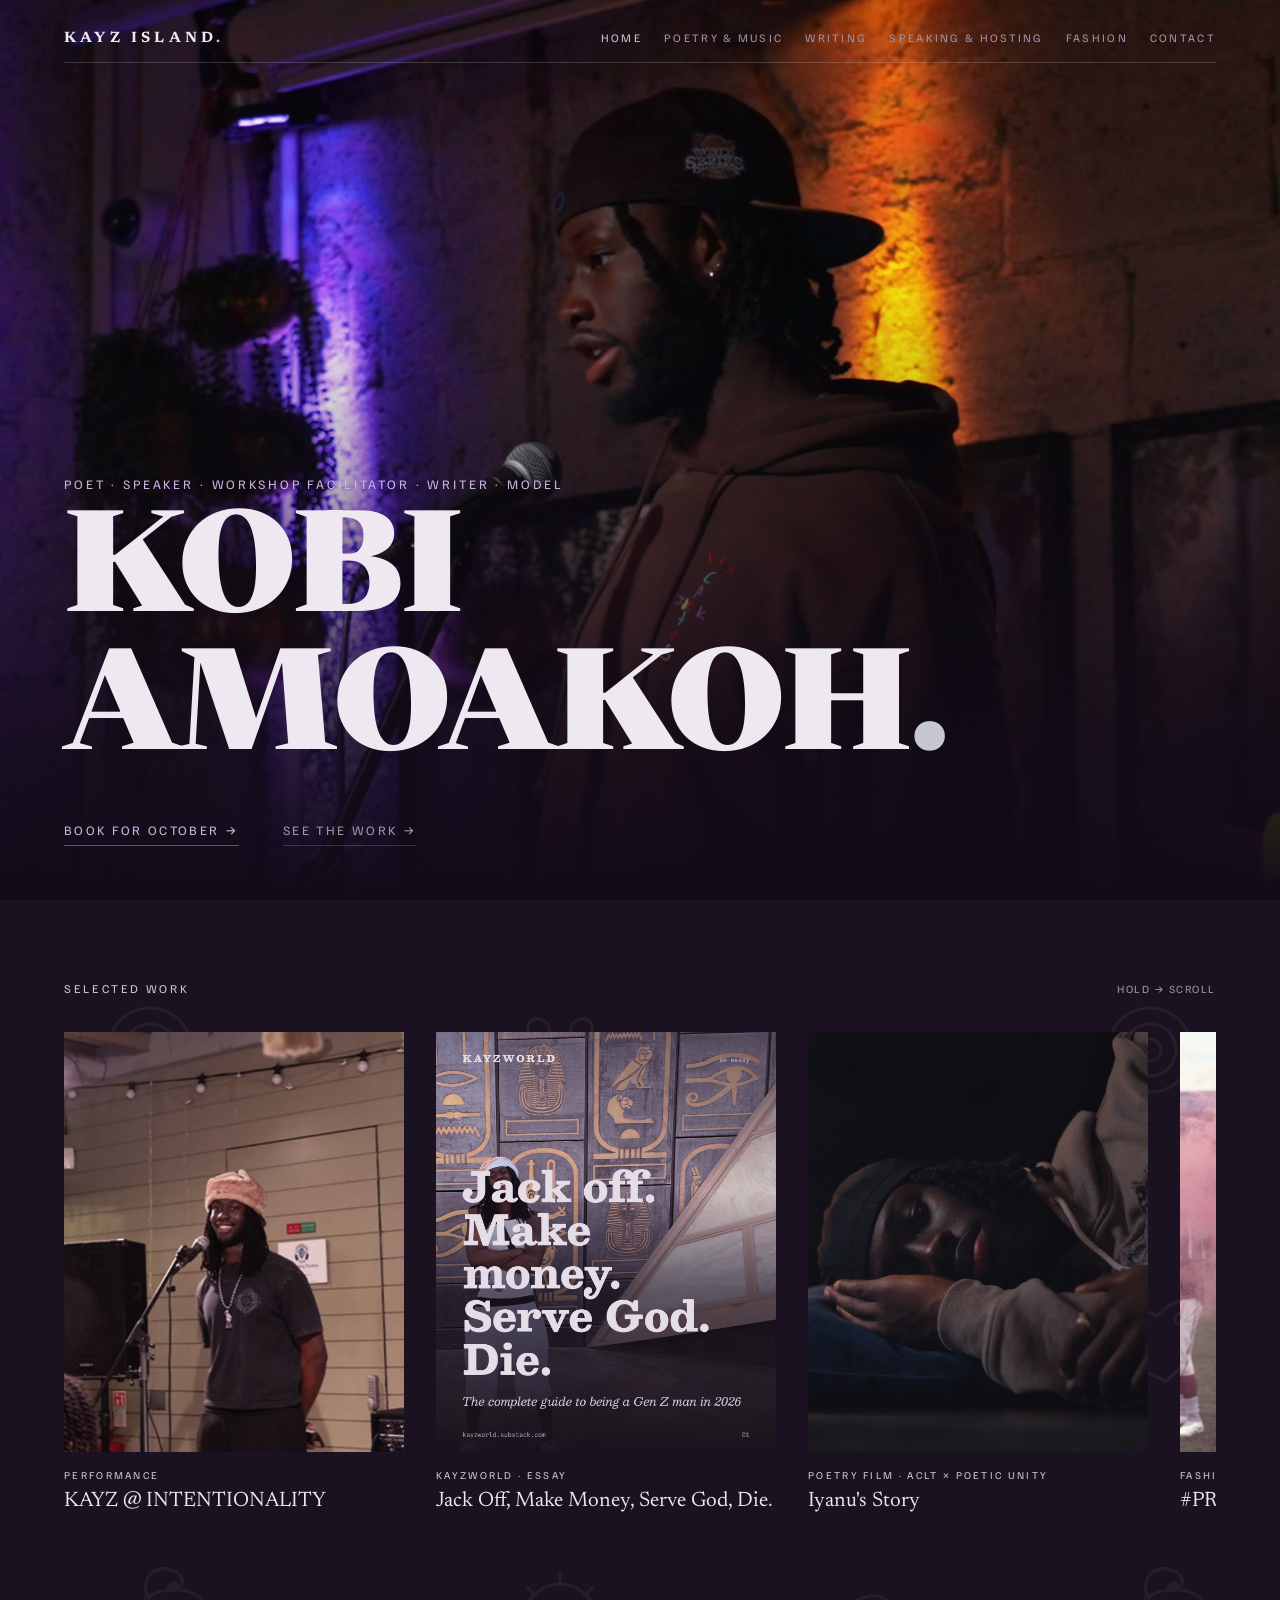
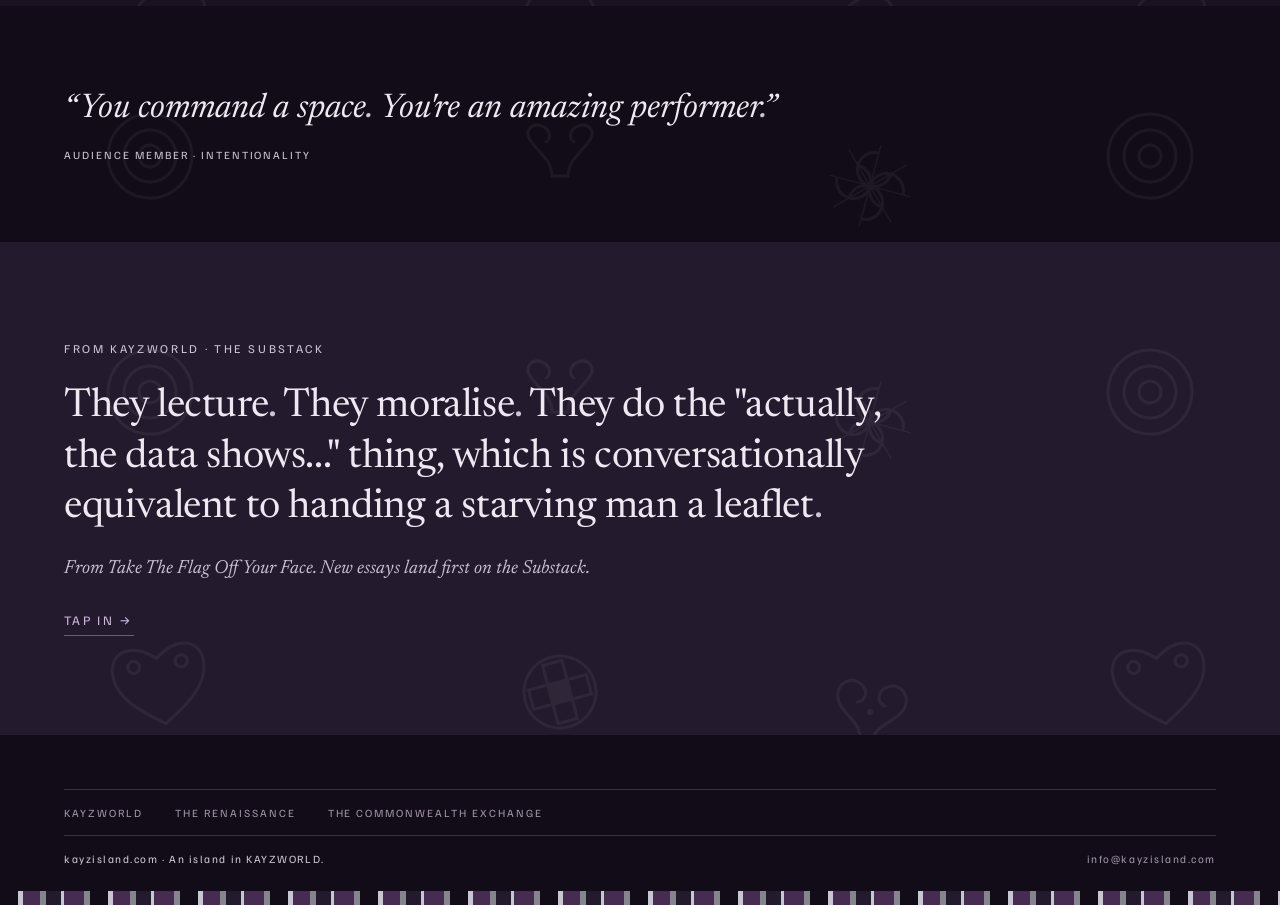
<file: index.html>
<!DOCTYPE html>
<html lang="en-GB">
<head>
<meta charset="utf-8">
<meta name="viewport" content="width=device-width, initial-scale=1">
<title>Kobi Amoakoh · Poet, Speaker, Workshop Facilitator, Writer, Model | KAYZ ISLAND</title>
<meta name="description" content="Performance poetry with a commissioned piece for your community, set talks, writing workshops, hosting and fashion. Booking now for Black History Month 2026.">
<meta property="og:title" content="KOBI AMOAKOH · KAYZ ISLAND">
<meta property="og:description" content="Poet, speaker, workshop facilitator, writer, model. Booking now for Black History Month 2026: Honouring Our Communities.">
<meta property="og:type" content="website">
<meta property="og:url" content="https://kayzisland.com">
<meta property="og:image" content="https://kayzisland.com/media/hero-writers-block.jpg">
<meta name="twitter:card" content="summary_large_image">
<link rel="icon" href="data:image/svg+xml,%3Csvg xmlns='http://www.w3.org/2000/svg' viewBox='0 0 100 100'%3E%3Crect width='100' height='100' fill='%23120B18'/%3E%3Ctext x='50' y='72' text-anchor='middle' font-family='Georgia,serif' font-weight='800' font-size='64' fill='%23EDE6F2'%3EK%3Ctspan fill='%23C7C7D2'%3E.%3C/tspan%3E%3C/text%3E%3C/svg%3E">
<link rel="stylesheet" href="assets/css/fonts.css">
<link rel="stylesheet" href="assets/css/colors.css">
<link rel="stylesheet" href="assets/css/typography.css">
<link rel="stylesheet" href="assets/css/spacing.css">
<link rel="stylesheet" href="assets/css/effects.css">
<link rel="stylesheet" href="assets/css/patterns.css">
<link rel="stylesheet" href="assets/css/base.css">
<link rel="stylesheet" href="assets/css/site.css">
</head>
<body>
<div style="position:relative;min-height:100vh;background:var(--kz-field-deep);color:var(--kz-ink);font-family:var(--kz-font-serif);display:flex;flex-direction:column;overflow:hidden">

  <section style="position:relative;height:100svh;min-height:560px;display:flex;flex-direction:column">
    <div class="kz-grade" style="position:absolute;inset:0">
      <img src="media/hero-writers-block.jpg" alt="KAYZ performing at Writers Block London under purple and amber light" style="width:100%;height:100%;object-fit:cover;object-position:35% 30%">
    </div>
    <video class="hero-video" autoplay muted loop playsinline poster="media/hero-writers-block.jpg" src="assets/hero-loop.mp4"></video>
    <div style="position:absolute;inset:0;pointer-events:none;background:linear-gradient(to top, #120B18 0%, rgba(18,11,24,0.84) 18%, rgba(18,11,24,0.25) 48%, rgba(18,11,24,0) 70%)"></div>
    <div class="kz-grain" style="opacity:0.16"></div>

    <header style="position:relative;z-index:3;padding:clamp(18px,3vw,30px) clamp(20px,5vw,72px) 0">
      <div style="display:flex;justify-content:space-between;align-items:baseline;flex-wrap:wrap;gap:10px 28px;padding-bottom:16px;border-bottom:1px solid var(--kz-hairline)">
        <a href="index.html" style="font-family:var(--kz-font-serif);font-weight:700;font-size:15px;letter-spacing:0.28em;color:var(--kz-ink)">KAYZ ISLAND<span class="kz-stop">.</span></a>
        <nav class="site-nav">
          <a class="nav-link active" href="index.html">HOME</a>
          <a class="nav-link" href="poetry.html">POETRY &amp; MUSIC</a>
          <a class="nav-link" href="writing.html">WRITING</a>
          <a class="nav-link" href="speaking.html">SPEAKING &amp; HOSTING</a>
          <a class="nav-link" href="fashion.html">FASHION</a>
          <a class="nav-link" href="contact.html">CONTACT</a>
        </nav>
      </div>
    </header>

    <div style="position:relative;z-index:2;margin-top:auto;padding:0 clamp(20px,5vw,72px) clamp(36px,6vh,72px);pointer-events:none">
      <div class="kz-kicker" style="font-size:clamp(11px,1.2vw,13px);margin-bottom:18px;color:var(--kz-accent)">POET · SPEAKER · WORKSHOP FACILITATOR · WRITER · MODEL</div>
      <h1 style="margin:0;font-family:var(--kz-font-serif);font-weight:800;font-size:clamp(52px,11vw,148px);line-height:0.98;letter-spacing:-0.015em">KOBI AMOAKOH<span class="kz-stop">.</span></h1>
      <div style="display:flex;flex-wrap:wrap;gap:14px 44px;margin-top:clamp(26px,4vh,42px);pointer-events:auto">
        <a class="cta" href="contact.html">BOOK FOR OCTOBER →</a>
        <a class="cta-dim" href="poetry.html">SEE THE WORK →</a>
      </div>
    </div>
  </section>

  <section style="position:relative;background:var(--kz-field);padding:clamp(56px,9vh,110px) clamp(20px,5vw,72px)">
    <div class="kz-doodles"></div>
    <div style="position:relative;display:flex;justify-content:space-between;align-items:baseline;gap:20px;margin-bottom:clamp(28px,4vh,44px)">
      <div class="kz-kicker" style="font-size:12px">SELECTED WORK</div>
      <div style="font-family:var(--kz-font-grotesk);font-size:11px;letter-spacing:0.14em;color:var(--kz-dim)">HOLD → SCROLL</div>
    </div>
    <div class="hl-row" style="position:relative;display:grid;grid-auto-flow:column;grid-auto-columns:min(78vw,340px);gap:clamp(18px,3vw,32px);overflow-x:auto;padding-bottom:10px">
      <a href="poetry.html#film" style="display:block">
        <div class="kz-grade" style="height:min(96vw,420px)"><img src="media/hl-aclt-stand-in-openmic.jpg" alt="KAYZ performing spoken word, mic in hand" loading="lazy" style="width:100%;height:100%;object-fit:cover"></div>
        <div class="kz-kicker" style="font-size:10.5px;margin:16px 0 8px">PERFORMANCE</div>
        <div style="font-family:var(--kz-font-serif);font-weight:400;font-size:21px;line-height:1.25">KAYZ @ INTENTIONALITY</div>
      </a>
      <a href="https://kayzworld.substack.com/p/jack-off-make-money-serve-god-die" style="display:block">
        <div class="kz-grade" style="height:min(96vw,420px)"><img src="media/kayzworld-001-cover.jpg" alt="Kayzworld 001 cover, Jack Off Make Money Serve God Die" loading="lazy" style="width:100%;height:100%;object-fit:cover"></div>
        <div class="kz-kicker" style="font-size:10.5px;margin:16px 0 8px">KAYZWORLD · ESSAY</div>
        <div style="font-family:var(--kz-font-serif);font-weight:400;font-size:21px;line-height:1.25">Jack Off, Make Money, Serve God, Die<span class="kz-stop">.</span></div>
      </a>
      <a href="poetry.html#film" style="display:block">
        <div class="kz-grade" style="height:min(96vw,420px)"><img src="media/hl-aclt-film.jpg" alt="Iyanu's Story, the sickle cell poetry film" loading="lazy" style="width:100%;height:100%;object-fit:cover"></div>
        <div class="kz-kicker" style="font-size:10.5px;margin:16px 0 8px">POETRY FILM · ACLT × POETIC UNITY</div>
        <div style="font-family:var(--kz-font-serif);font-weight:400;font-size:21px;line-height:1.25">Iyanu's Story</div>
      </a>
      <a href="fashion.html" style="display:block">
        <div class="kz-grade" style="height:min(96vw,420px)"><img src="media/fash-pink-smoke.jpg" alt="Pink hood in pink smoke, the Carsicko shoot" loading="lazy" style="width:100%;height:100%;object-fit:cover;object-position:50% 12%"></div>
        <div class="kz-kicker" style="font-size:10.5px;margin:16px 0 8px">FASHION</div>
        <div style="font-family:var(--kz-font-serif);font-weight:400;font-size:21px;line-height:1.25">#PROFESSIONALFINEBOY</div>
      </a>

    </div>
  </section>

  <section style="position:relative;padding:clamp(56px,9vh,110px) clamp(20px,5vw,72px)">
    <div class="kz-doodles"></div>
    <div style="position:relative;max-width:820px">
      <p style="margin:0;font-family:var(--kz-font-serif);font-style:italic;font-size:clamp(22px,3.8vw,34px);line-height:1.32;text-wrap:pretty">&ldquo;You command a space<span class="kz-stop">.</span> You're an amazing performer<span class="kz-stop">.</span>&rdquo;</p>
      <div style="font-family:var(--kz-font-grotesk);font-size:11px;letter-spacing:0.18em;color:var(--kz-silver);margin-top:16px">AUDIENCE MEMBER · INTENTIONALITY</div>
    </div>

  </section>

  <section style="position:relative;background:var(--kz-field-cover);padding:clamp(64px,11vh,130px) clamp(20px,5vw,72px)">
    <div class="kz-doodles"></div>
    <div style="position:relative;max-width:820px">
      <div class="kz-kicker" style="font-size:12px;margin-bottom:26px">FROM KAYZWORLD · THE SUBSTACK</div>
      <p style="margin:0;font-family:var(--kz-font-serif);font-weight:400;font-size:clamp(24px,4.2vw,40px);line-height:1.26;letter-spacing:-0.01em;text-wrap:pretty">They lecture<span class="kz-stop">.</span> They moralise<span class="kz-stop">.</span> They do the "actually, the data shows..." thing, which is conversationally equivalent to handing a starving man a leaflet<span class="kz-stop">.</span></p>
      <p class="kz-standfirst" style="font-size:clamp(16px,2.2vw,19px);margin:26px 0 0">From Take The Flag Off Your Face. New essays land first on the Substack.</p>
      <a class="cta" href="https://kayzworld.substack.com" style="display:inline-block;margin-top:34px">TAP IN →</a>
    </div>
  </section>

  <footer style="margin-top:auto;padding:clamp(40px,6vh,64px) clamp(20px,5vw,72px) 40px">
    <div style="display:flex;flex-wrap:wrap;gap:10px 32px;padding-top:16px;border-top:1px solid var(--kz-hairline);font-family:var(--kz-font-grotesk);font-size:11px;letter-spacing:0.18em;margin-bottom:16px">
      <a class="foot-link" href="https://kayzworld.substack.com">KAYZWORLD</a>
      <a class="foot-link" href="https://renaissancehouse.org.uk">THE RENAISSANCE</a>
      <a class="foot-link" href="https://commonwealthexchange.org">THE COMMONWEALTH EXCHANGE</a>
    </div>
    <div style="display:flex;justify-content:space-between;align-items:baseline;flex-wrap:wrap;gap:8px 20px;padding-top:16px;border-top:1px solid var(--kz-hairline);font-family:var(--kz-font-grotesk);font-size:11px;letter-spacing:0.14em;color:var(--kz-silver)">
      <span>kayzisland.com · An island in KAYZWORLD<span class="kz-stop">.</span></span>
      <span style="color:var(--kz-dim)"><a class="foot-link" href="mailto:info@kayzisland.com">info@kayzisland.com</a></span>
    </div>
  </footer>
  <div class="kz-ticks"></div>
</div>
</body>
</html>
</file>
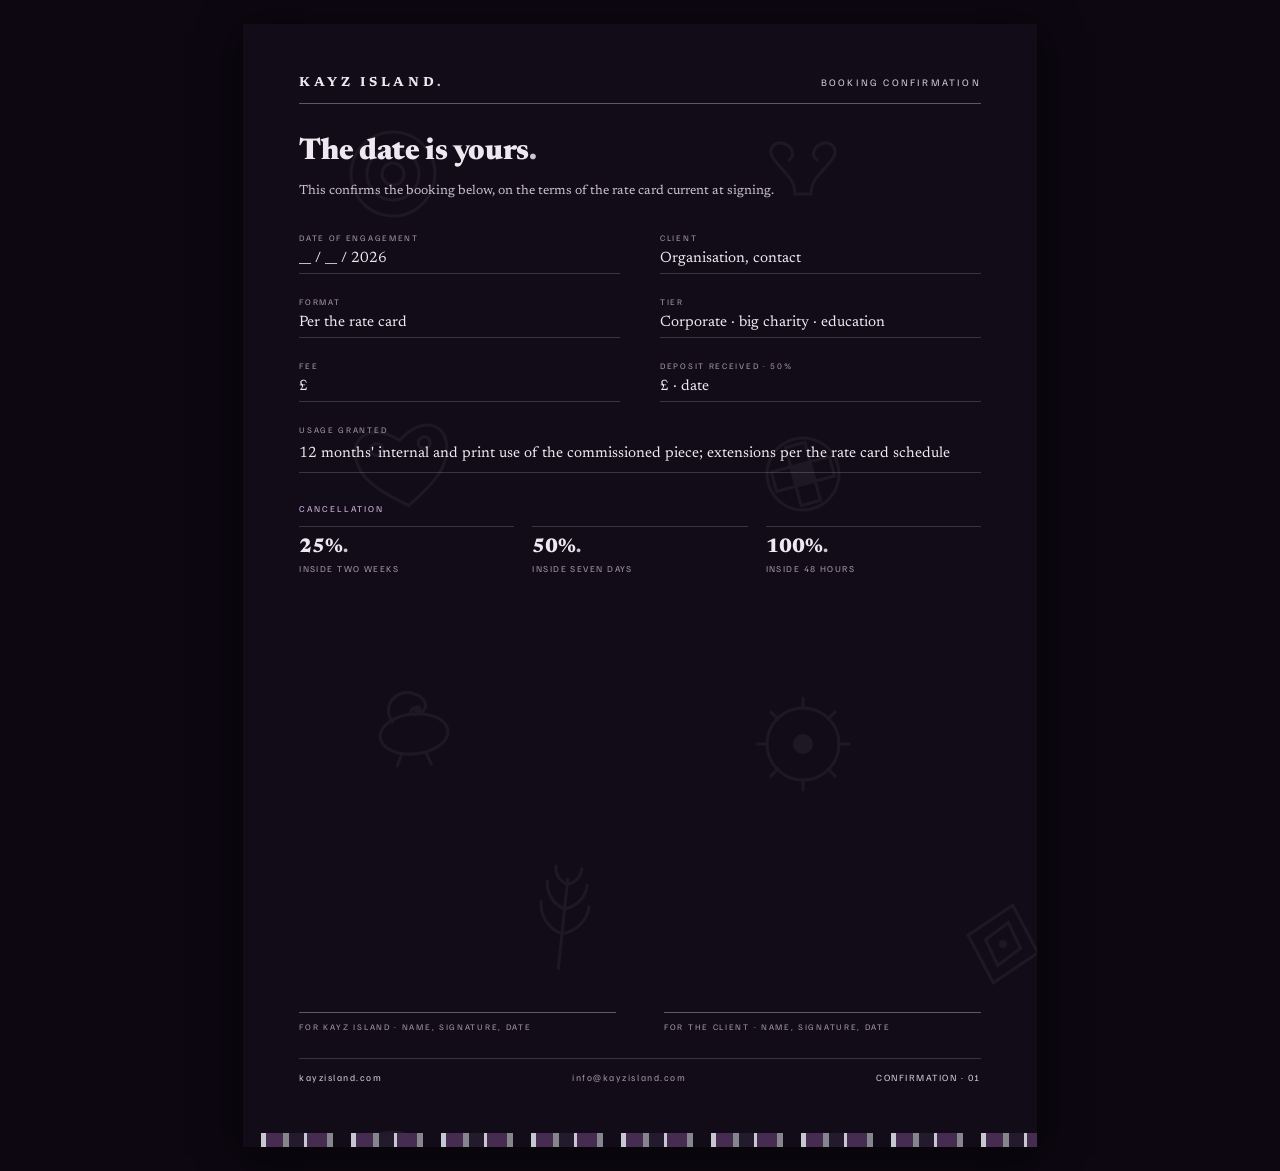
<file: booking-confirmation.html>
<!DOCTYPE html>
<html lang="en-GB">
<head>
<meta charset="utf-8">
<meta name="viewport" content="width=device-width, initial-scale=1">
<title>Booking Confirmation | KAYZ ISLAND</title>
<meta name="robots" content="noindex">
<link rel="icon" href="data:image/svg+xml,%3Csvg xmlns='http://www.w3.org/2000/svg' viewBox='0 0 100 100'%3E%3Crect width='100' height='100' fill='%23120B18'/%3E%3Ctext x='50' y='72' text-anchor='middle' font-family='Georgia,serif' font-weight='800' font-size='64' fill='%23EDE6F2'%3EK%3Ctspan fill='%23C7C7D2'%3E.%3C/tspan%3E%3C/text%3E%3C/svg%3E">
<link rel="stylesheet" href="assets/css/fonts.css">
<link rel="stylesheet" href="assets/css/colors.css">
<link rel="stylesheet" href="assets/css/typography.css">
<link rel="stylesheet" href="assets/css/spacing.css">
<link rel="stylesheet" href="assets/css/effects.css">
<link rel="stylesheet" href="assets/css/patterns.css">
<link rel="stylesheet" href="assets/css/base.css">
<link rel="stylesheet" href="assets/css/site.css">
<style>
  body{background:#0C0710}
  .page{position:relative;display:flex;flex-direction:column;width:210mm;min-height:297mm;margin:24px auto;background:#120B18;color:var(--kz-ink);font-family:var(--kz-font-serif);padding:52px 56px 64px;overflow:hidden;box-sizing:border-box;box-shadow:0 8px 40px rgba(0,0,0,0.5)}
  @media print{
    @page{size:A4;margin:0}
    body{background:#120B18}
    .page{margin:0;box-shadow:none;width:auto;min-height:100vh}
  }
</style>
</head>
<body>
  <section class="page">
    <div class="kz-doodles"></div>
    <div style="position:relative;display:flex;justify-content:space-between;align-items:baseline;padding-bottom:14px;border-bottom:1px solid var(--kz-hairline-strong)">
      <span style="font-weight:700;font-size:13px;letter-spacing:0.28em">KAYZ ISLAND<span class="kz-stop">.</span></span>
      <span style="font-family:var(--kz-font-grotesk);font-size:10px;letter-spacing:0.22em;color:var(--kz-silver)">BOOKING CONFIRMATION</span>
    </div>

    <h1 style="position:relative;margin:32px 0 0;font-weight:800;font-size:30px;line-height:1.1;letter-spacing:-0.01em">The date is yours<span class="kz-stop">.</span></h1>
    <p style="position:relative;margin:12px 0 0;font-size:13px;line-height:1.6;color:var(--kz-ink-2);max-width:480px">This confirms the booking below, on the terms of the rate card current at signing.</p>

    <div style="position:relative;margin-top:30px;display:grid;grid-template-columns:1fr 1fr;gap:22px 40px;font-family:var(--kz-font-grotesk)">
      <div><div style="font-size:8.5px;letter-spacing:0.2em;color:var(--kz-dim);margin-bottom:8px">DATE OF ENGAGEMENT</div><div style="font-family:var(--kz-font-serif);font-size:15px;border-bottom:1px solid var(--kz-hairline);padding-bottom:7px">__ / __ / 2026</div></div>
      <div><div style="font-size:8.5px;letter-spacing:0.2em;color:var(--kz-dim);margin-bottom:8px">CLIENT</div><div style="font-family:var(--kz-font-serif);font-size:15px;border-bottom:1px solid var(--kz-hairline);padding-bottom:7px">Organisation, contact</div></div>
      <div><div style="font-size:8.5px;letter-spacing:0.2em;color:var(--kz-dim);margin-bottom:8px">FORMAT</div><div style="font-family:var(--kz-font-serif);font-size:15px;border-bottom:1px solid var(--kz-hairline);padding-bottom:7px">Per the rate card</div></div>
      <div><div style="font-size:8.5px;letter-spacing:0.2em;color:var(--kz-dim);margin-bottom:8px">TIER</div><div style="font-family:var(--kz-font-serif);font-size:15px;border-bottom:1px solid var(--kz-hairline);padding-bottom:7px">Corporate · big charity · education</div></div>
      <div><div style="font-size:8.5px;letter-spacing:0.2em;color:var(--kz-dim);margin-bottom:8px">FEE</div><div style="font-family:var(--kz-font-serif);font-size:15px;border-bottom:1px solid var(--kz-hairline);padding-bottom:7px">£</div></div>
      <div><div style="font-size:8.5px;letter-spacing:0.2em;color:var(--kz-dim);margin-bottom:8px">DEPOSIT RECEIVED · 50%</div><div style="font-family:var(--kz-font-serif);font-size:15px;border-bottom:1px solid var(--kz-hairline);padding-bottom:7px">£ · date</div></div>
      <div style="grid-column:1 / -1"><div style="font-size:8.5px;letter-spacing:0.2em;color:var(--kz-dim);margin-bottom:8px">USAGE GRANTED</div><div style="font-family:var(--kz-font-serif);font-size:15px;line-height:1.5;border-bottom:1px solid var(--kz-hairline);padding-bottom:7px">12 months' internal and print use of the commissioned piece; extensions per the rate card schedule</div></div>
    </div>

    <div style="position:relative;margin-top:30px">
      <div class="kz-kicker" style="font-size:9px;margin-bottom:12px;color:var(--kz-accent)">CANCELLATION</div>
      <div style="display:grid;grid-template-columns:repeat(3,1fr);gap:18px;font-family:var(--kz-font-grotesk)">
        <div style="border-top:1px solid var(--kz-hairline);padding-top:10px"><div style="font-family:var(--kz-font-serif);font-weight:800;font-size:20px">25%<span class="kz-stop">.</span></div><div style="font-size:9px;letter-spacing:0.16em;color:var(--kz-dim);margin-top:6px">INSIDE TWO WEEKS</div></div>
        <div style="border-top:1px solid var(--kz-hairline);padding-top:10px"><div style="font-family:var(--kz-font-serif);font-weight:800;font-size:20px">50%<span class="kz-stop">.</span></div><div style="font-size:9px;letter-spacing:0.16em;color:var(--kz-dim);margin-top:6px">INSIDE SEVEN DAYS</div></div>
        <div style="border-top:1px solid var(--kz-hairline);padding-top:10px"><div style="font-family:var(--kz-font-serif);font-weight:800;font-size:20px">100%<span class="kz-stop">.</span></div><div style="font-size:9px;letter-spacing:0.16em;color:var(--kz-dim);margin-top:6px">INSIDE 48 HOURS</div></div>
      </div>
    </div>

    <div style="position:relative;margin-top:auto;padding-bottom:26px;display:grid;grid-template-columns:1fr 1fr;gap:48px">
      <div>
        <div style="border-bottom:1px solid var(--kz-hairline-strong);height:44px"></div>
        <div style="font-family:var(--kz-font-grotesk);font-size:8.5px;letter-spacing:0.2em;color:var(--kz-dim);margin-top:8px">FOR KAYZ ISLAND · NAME, SIGNATURE, DATE</div>
      </div>
      <div>
        <div style="border-bottom:1px solid var(--kz-hairline-strong);height:44px"></div>
        <div style="font-family:var(--kz-font-grotesk);font-size:8.5px;letter-spacing:0.2em;color:var(--kz-dim);margin-top:8px">FOR THE CLIENT · NAME, SIGNATURE, DATE</div>
      </div>
    </div>

    <div style="position:relative;display:flex;justify-content:space-between;align-items:baseline;padding-top:12px;border-top:1px solid var(--kz-hairline);font-family:var(--kz-font-grotesk);font-size:9.5px;letter-spacing:0.16em;color:var(--kz-silver)">
      <span>kayzisland.com</span>
      <span style="color:var(--kz-dim)">info@kayzisland.com</span>
      <span>CONFIRMATION · 01</span>
    </div>
    <div class="kz-ticks"></div>
  </section>
</body>
</html>
</file>
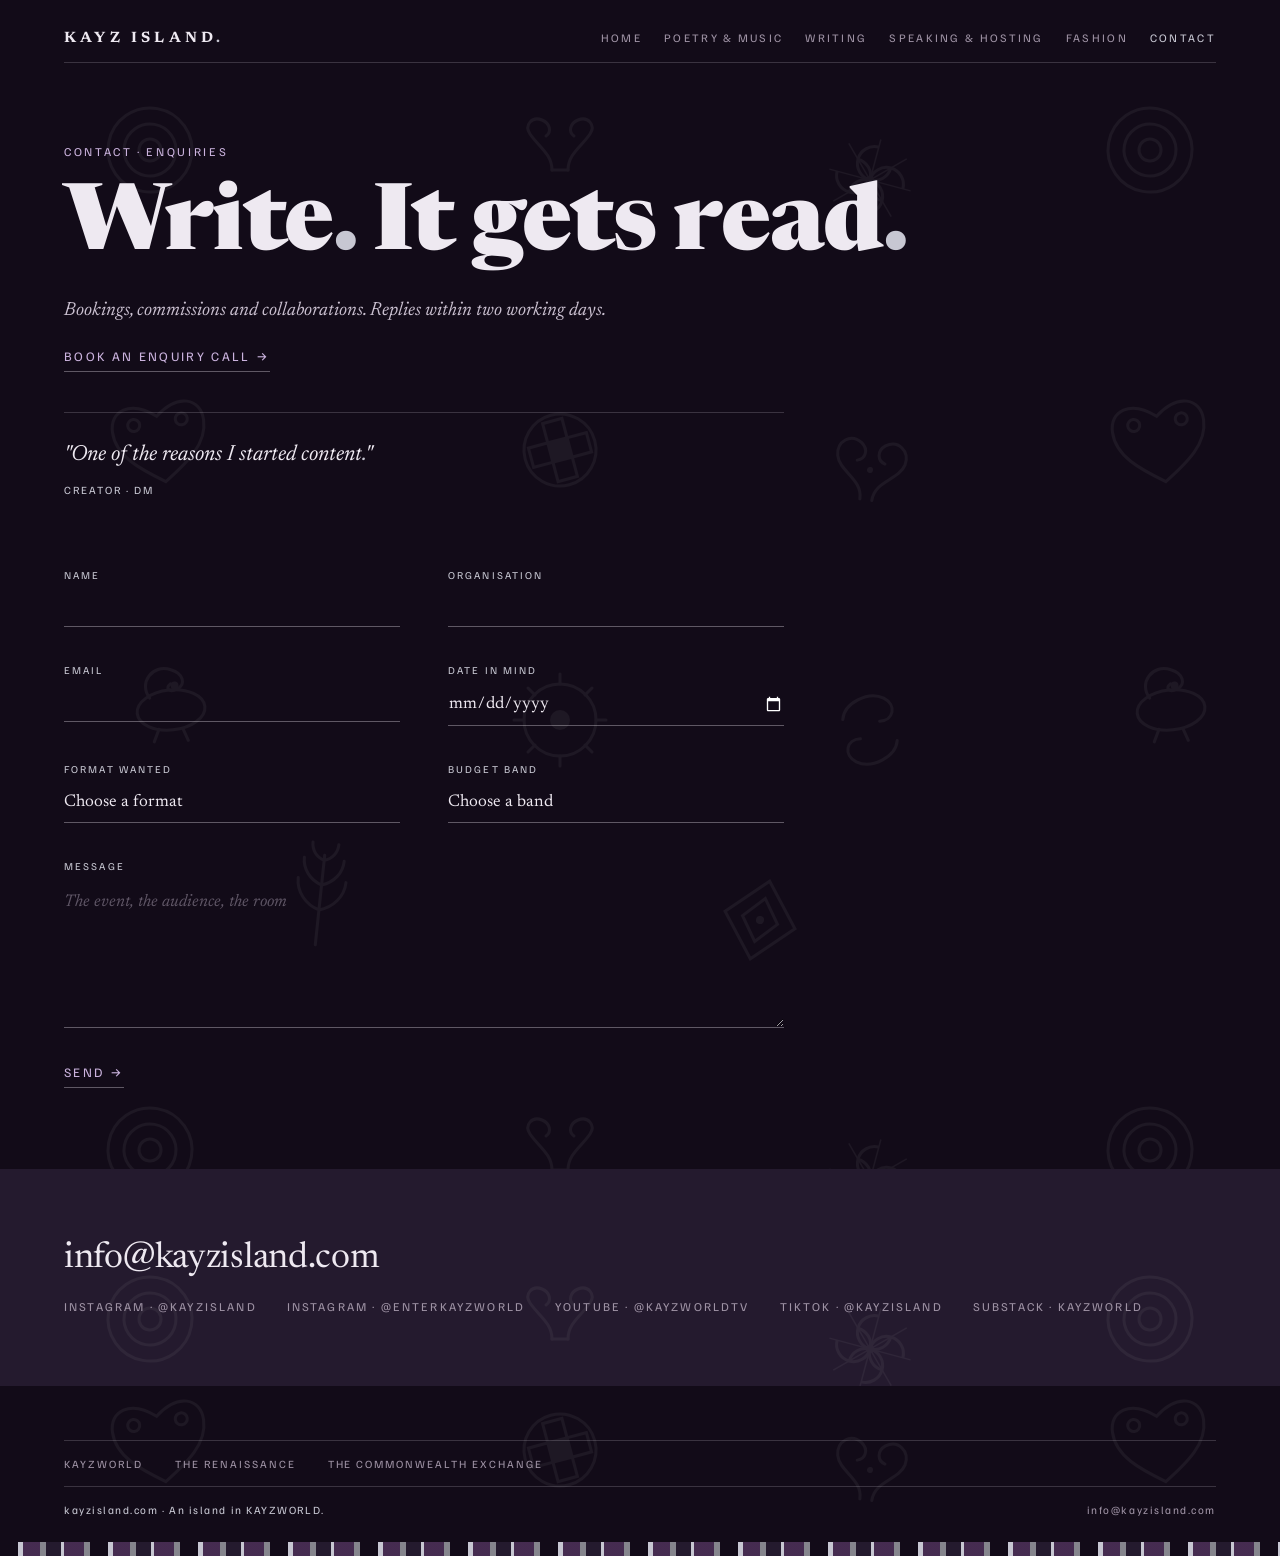
<file: contact.html>
<!DOCTYPE html>
<html lang="en-GB">
<head>
<meta charset="utf-8">
<meta name="viewport" content="width=device-width, initial-scale=1">
<title>Contact · Bookings and Commissions | KAYZ ISLAND</title>
<meta name="description" content="Bookings, commissions and collaborations. Replies within two working days.">
<meta property="og:title" content="CONTACT · KAYZ ISLAND">
<meta property="og:description" content="Write. It gets read. Bookings, commissions and collaborations.">
<meta property="og:type" content="website">
<meta property="og:url" content="https://kayzisland.com/contact.html">
<meta name="twitter:card" content="summary_large_image">
<link rel="icon" href="data:image/svg+xml,%3Csvg xmlns='http://www.w3.org/2000/svg' viewBox='0 0 100 100'%3E%3Crect width='100' height='100' fill='%23120B18'/%3E%3Ctext x='50' y='72' text-anchor='middle' font-family='Georgia,serif' font-weight='800' font-size='64' fill='%23EDE6F2'%3EK%3Ctspan fill='%23C7C7D2'%3E.%3C/tspan%3E%3C/text%3E%3C/svg%3E">
<link rel="stylesheet" href="assets/css/fonts.css">
<link rel="stylesheet" href="assets/css/colors.css">
<link rel="stylesheet" href="assets/css/typography.css">
<link rel="stylesheet" href="assets/css/spacing.css">
<link rel="stylesheet" href="assets/css/effects.css">
<link rel="stylesheet" href="assets/css/patterns.css">
<link rel="stylesheet" href="assets/css/base.css">
<link rel="stylesheet" href="assets/css/site.css">
<style>
  input::placeholder,textarea::placeholder{color:oklch(0.68 0.03 315 / 0.55);font-style:italic}
  select option{background:#120B18;color:#eee}
  .kz-field{background:transparent;border:0;border-bottom:1px solid var(--kz-hairline-strong);padding:8px 0 10px;font-family:var(--kz-font-serif);font-size:17px;color:var(--kz-ink);outline:none;border-radius:0}
  .kz-field:focus{border-bottom-color:var(--kz-silver)}
  .kz-send{background:transparent;border:0;border-bottom:1px solid var(--kz-hairline-strong);padding:0 0 7px;font-family:var(--kz-font-grotesk);font-size:13px;letter-spacing:0.18em;color:var(--kz-accent);cursor:pointer}
  .kz-send:hover{color:var(--kz-ink);border-bottom-color:var(--kz-accent)}
  .contact-mail{color:var(--kz-ink)} .contact-mail:hover{color:var(--kz-silver)}
</style>
</head>
<body>
<div style="position:relative;min-height:100vh;background:var(--kz-field-deep);color:var(--kz-ink);font-family:var(--kz-font-serif);display:flex;flex-direction:column;overflow:hidden">
  <div class="kz-doodles"></div>

  <header style="position:relative;z-index:3;padding:clamp(18px,3vw,30px) clamp(20px,5vw,72px) 0">
    <div style="display:flex;justify-content:space-between;align-items:baseline;flex-wrap:wrap;gap:10px 28px;padding-bottom:16px;border-bottom:1px solid var(--kz-hairline)">
      <a href="index.html" style="font-family:var(--kz-font-serif);font-weight:700;font-size:15px;letter-spacing:0.28em;color:var(--kz-ink)">KAYZ ISLAND<span class="kz-stop">.</span></a>
      <nav class="site-nav">
        <a class="nav-link" href="index.html">HOME</a>
        <a class="nav-link" href="poetry.html">POETRY &amp; MUSIC</a>
        <a class="nav-link" href="writing.html">WRITING</a>
        <a class="nav-link" href="speaking.html">SPEAKING &amp; HOSTING</a>
        <a class="nav-link" href="fashion.html">FASHION</a>
        <a class="nav-link active" href="contact.html">CONTACT</a>
      </nav>
    </div>
  </header>

  <section style="position:relative;padding:clamp(56px,9vh,110px) clamp(20px,5vw,72px) clamp(30px,5vh,50px)">
    <div class="kz-kicker" style="font-size:12px;margin-bottom:22px;color:var(--kz-accent)">CONTACT · ENQUIRIES</div>
    <h1 style="margin:0;max-width:900px;font-family:var(--kz-font-serif);font-weight:800;font-size:clamp(40px,7.5vw,92px);line-height:1.02;letter-spacing:-0.015em">Write<span class="kz-stop">.</span> It gets read<span class="kz-stop">.</span></h1>
    <p class="kz-standfirst" style="font-size:clamp(16px,2.2vw,19px);max-width:640px;margin:26px 0 0">Bookings, commissions and collaborations. Replies within two working days.</p>
    <a class="cta" href="https://calendly.com/kayzisland-info/30min" style="display:inline-block;margin-top:28px">BOOK AN ENQUIRY CALL →</a>
    <div style="max-width:720px;margin-top:clamp(28px,4.5vh,40px);padding-top:clamp(20px,3vh,28px);border-top:1px solid var(--kz-hairline)">
      <p style="margin:0;font-family:var(--kz-font-serif);font-style:italic;font-size:clamp(17px,2.6vw,22px);line-height:1.4">"One of the reasons I started content<span class="kz-stop">.</span>"</p>
      <div style="font-family:var(--kz-font-grotesk);font-size:11px;letter-spacing:0.18em;color:var(--kz-silver);margin-top:12px">CREATOR · DM</div>
    </div>
  </section>

  <section style="position:relative;padding:clamp(20px,3vh,32px) clamp(20px,5vw,72px) clamp(56px,9vh,110px)">
    <form name="booking" method="POST" action="/thanks.html" netlify data-netlify="true" data-netlify-honeypot="bot-field" style="max-width:720px;display:flex;flex-direction:column;gap:clamp(28px,4vh,40px)">
      <input type="hidden" name="form-name" value="booking">
      <p style="display:none"><label>Leave this empty: <input name="bot-field"></label></p>
      <div style="display:grid;grid-template-columns:repeat(auto-fit,minmax(min(100%,280px),1fr));gap:clamp(28px,4vh,40px) clamp(24px,4vw,48px)">
        <label style="display:flex;flex-direction:column;gap:10px">
          <span style="font-family:var(--kz-font-grotesk);font-size:10.5px;letter-spacing:0.2em;color:var(--kz-silver)">NAME</span>
          <input class="kz-field" type="text" name="name" required>
        </label>
        <label style="display:flex;flex-direction:column;gap:10px">
          <span style="font-family:var(--kz-font-grotesk);font-size:10.5px;letter-spacing:0.2em;color:var(--kz-silver)">ORGANISATION</span>
          <input class="kz-field" type="text" name="organisation">
        </label>
        <label style="display:flex;flex-direction:column;gap:10px">
          <span style="font-family:var(--kz-font-grotesk);font-size:10.5px;letter-spacing:0.2em;color:var(--kz-silver)">EMAIL</span>
          <input class="kz-field" type="email" name="email" required>
        </label>
        <label style="display:flex;flex-direction:column;gap:10px">
          <span style="font-family:var(--kz-font-grotesk);font-size:10.5px;letter-spacing:0.2em;color:var(--kz-silver)">DATE IN MIND</span>
          <input class="kz-field" type="date" name="date" style="color-scheme:dark">
        </label>
        <label style="display:flex;flex-direction:column;gap:10px">
          <span style="font-family:var(--kz-font-grotesk);font-size:10.5px;letter-spacing:0.2em;color:var(--kz-silver)">FORMAT WANTED</span>
          <select class="kz-field" name="format" style="appearance:none">
            <option value="">Choose a format</option>
            <option>Poetry performance</option>
            <option>Performance plus workshop</option>
            <option>Talk</option>
            <option>Hosting / presenting</option>
            <option>Writing commission</option>
            <option>Mentorship programme</option>
            <option>Fashion booking</option>
            <option>Something else</option>
          </select>
        </label>
        <label style="display:flex;flex-direction:column;gap:10px">
          <span style="font-family:var(--kz-font-grotesk);font-size:10.5px;letter-spacing:0.2em;color:var(--kz-silver)">BUDGET BAND</span>
          <select class="kz-field" name="budget" style="appearance:none">
            <option value="">Choose a band</option>
            <option>Under £300</option>
            <option>£300-£600</option>
            <option>£600-£1,000</option>
            <option>£1,000+</option>
            <option>Not sure yet</option>
          </select>
        </label>
      </div>
      <label style="display:flex;flex-direction:column;gap:10px">
        <span style="font-family:var(--kz-font-grotesk);font-size:10.5px;letter-spacing:0.2em;color:var(--kz-silver)">MESSAGE</span>
        <textarea class="kz-field" name="message" rows="5" placeholder="The event, the audience, the room" style="line-height:1.5;resize:vertical"></textarea>
      </label>
      <div>
        <button class="kz-send" type="submit">SEND →</button>
      </div>
    </form>
  </section>

  <section style="position:relative;background:var(--kz-field-cover);padding:clamp(48px,8vh,90px) clamp(20px,5vw,72px)">
    <div class="kz-doodles"></div>
    <div style="position:relative;display:flex;flex-direction:column;gap:22px">
      <a class="contact-mail" href="mailto:info@kayzisland.com" style="font-family:var(--kz-font-serif);font-size:clamp(22px,4vw,36px);letter-spacing:-0.008em">info@kayzisland.com</a>
      <div style="display:flex;flex-wrap:wrap;gap:10px 30px;font-family:var(--kz-font-grotesk);font-size:12px;letter-spacing:0.18em">
        <a class="foot-link" href="https://www.instagram.com/kayzisland">INSTAGRAM · @KAYZISLAND</a>
        <a class="foot-link" href="https://www.instagram.com/enterkayzworld">INSTAGRAM · @ENTERKAYZWORLD</a>
        <a class="foot-link" href="https://www.youtube.com/@kayzworldtv">YOUTUBE · @KAYZWORLDTV</a>
        <a class="foot-link" href="https://www.tiktok.com/@kayzisland">TIKTOK · @KAYZISLAND</a>
        <a class="foot-link" href="https://kayzworld.substack.com">SUBSTACK · KAYZWORLD</a>
      </div>
    </div>
  </section>

  <footer style="margin-top:auto;padding:clamp(40px,6vh,64px) clamp(20px,5vw,72px) 40px">
    <div style="display:flex;flex-wrap:wrap;gap:10px 32px;padding-top:16px;border-top:1px solid var(--kz-hairline);font-family:var(--kz-font-grotesk);font-size:11px;letter-spacing:0.18em;margin-bottom:16px">
      <a class="foot-link" href="https://kayzworld.substack.com">KAYZWORLD</a>
      <a class="foot-link" href="https://renaissancehouse.org.uk">THE RENAISSANCE</a>
      <a class="foot-link" href="https://commonwealthexchange.org">THE COMMONWEALTH EXCHANGE</a>
    </div>
    <div style="display:flex;justify-content:space-between;align-items:baseline;flex-wrap:wrap;gap:8px 20px;padding-top:16px;border-top:1px solid var(--kz-hairline);font-family:var(--kz-font-grotesk);font-size:11px;letter-spacing:0.14em;color:var(--kz-silver)">
      <span>kayzisland.com · An island in KAYZWORLD<span class="kz-stop">.</span></span>
      <span style="color:var(--kz-dim)"><a class="foot-link" href="mailto:info@kayzisland.com">info@kayzisland.com</a></span>
    </div>
  </footer>
  <div class="kz-ticks"></div>
</div>
</body>
</html>
</file>
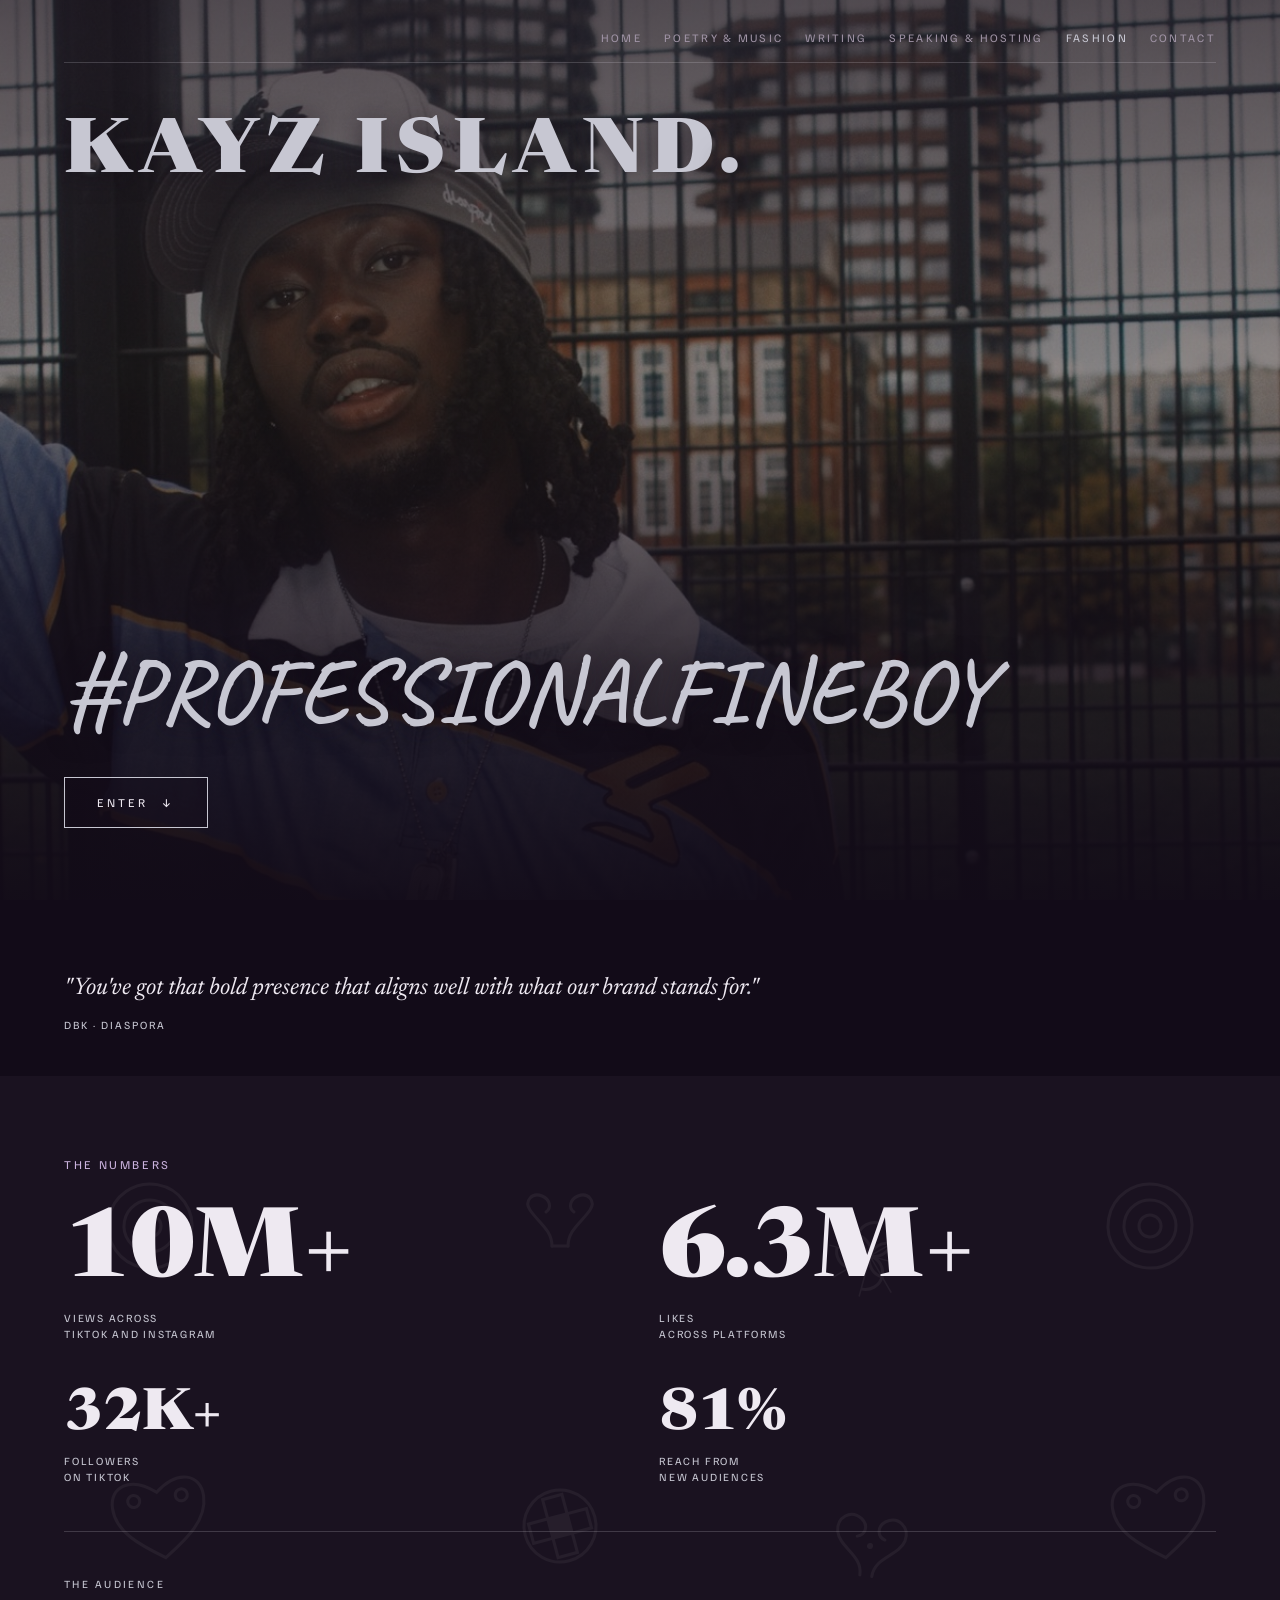
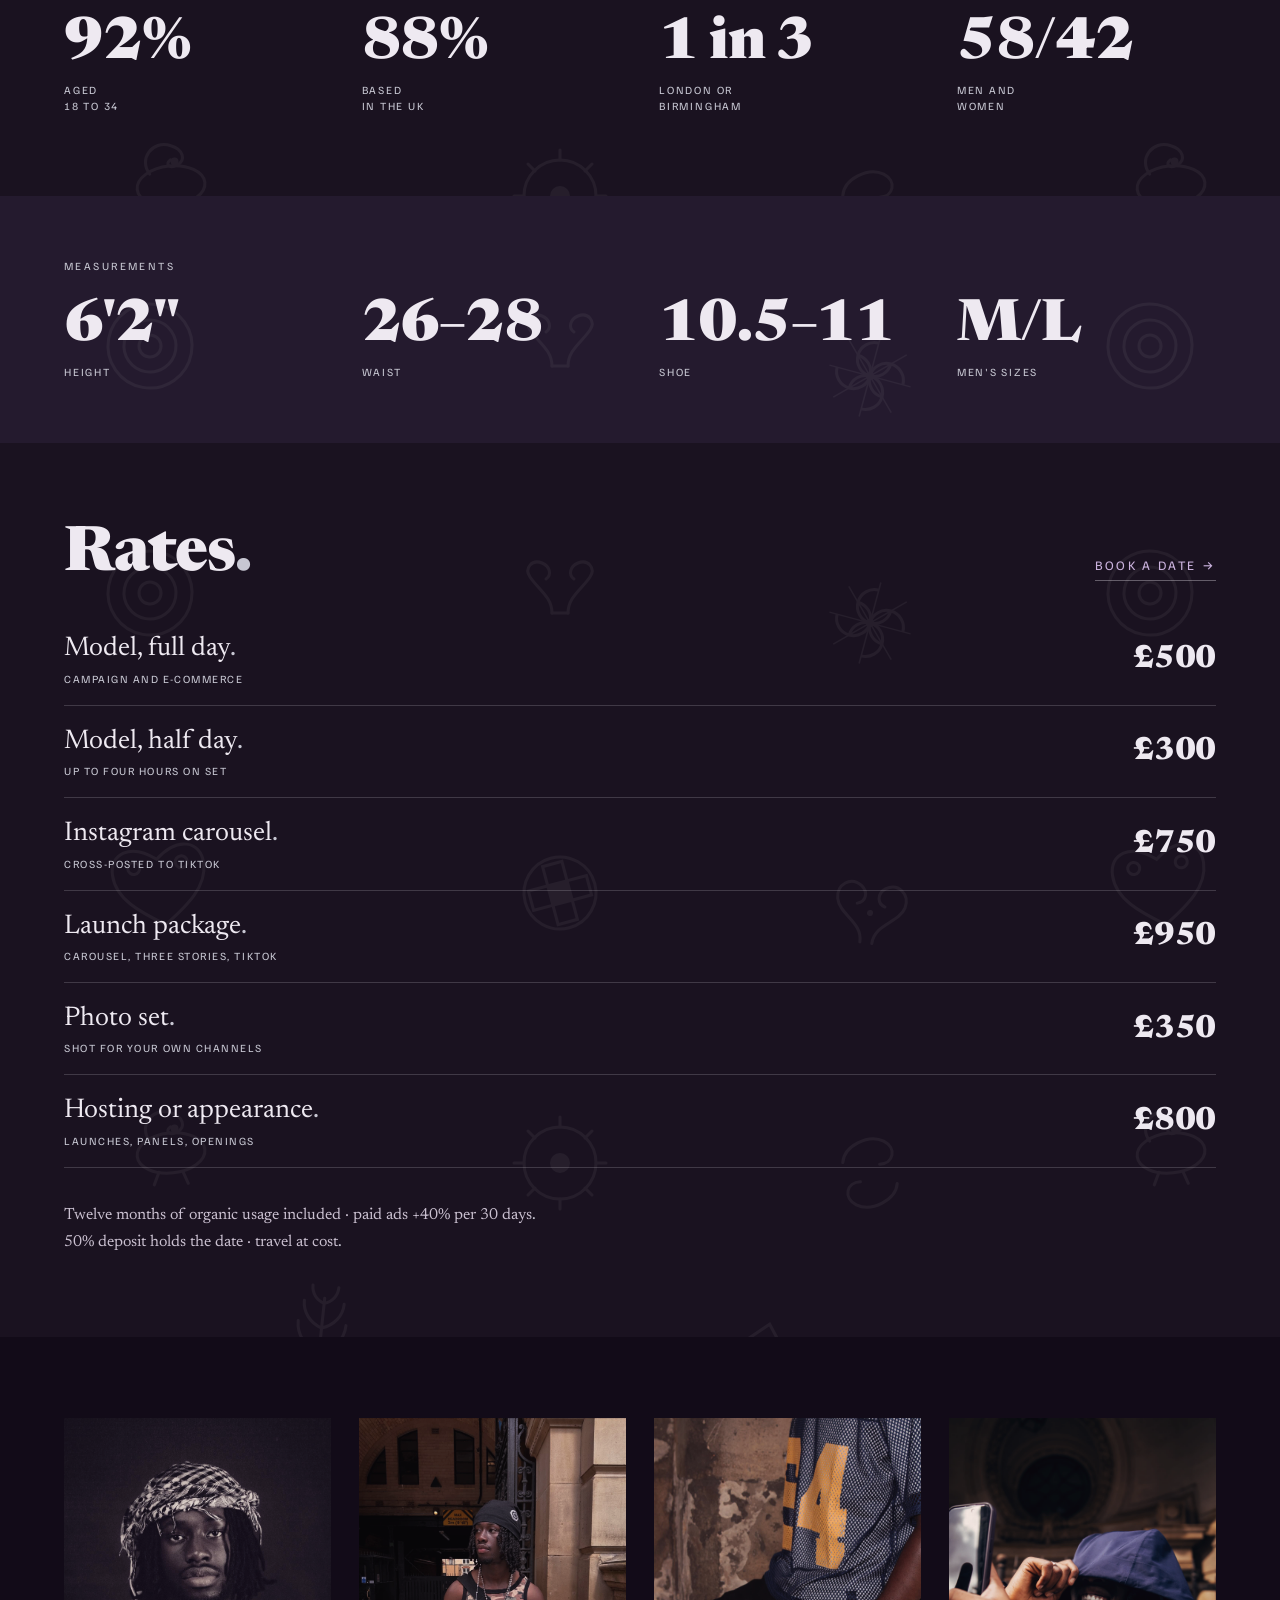
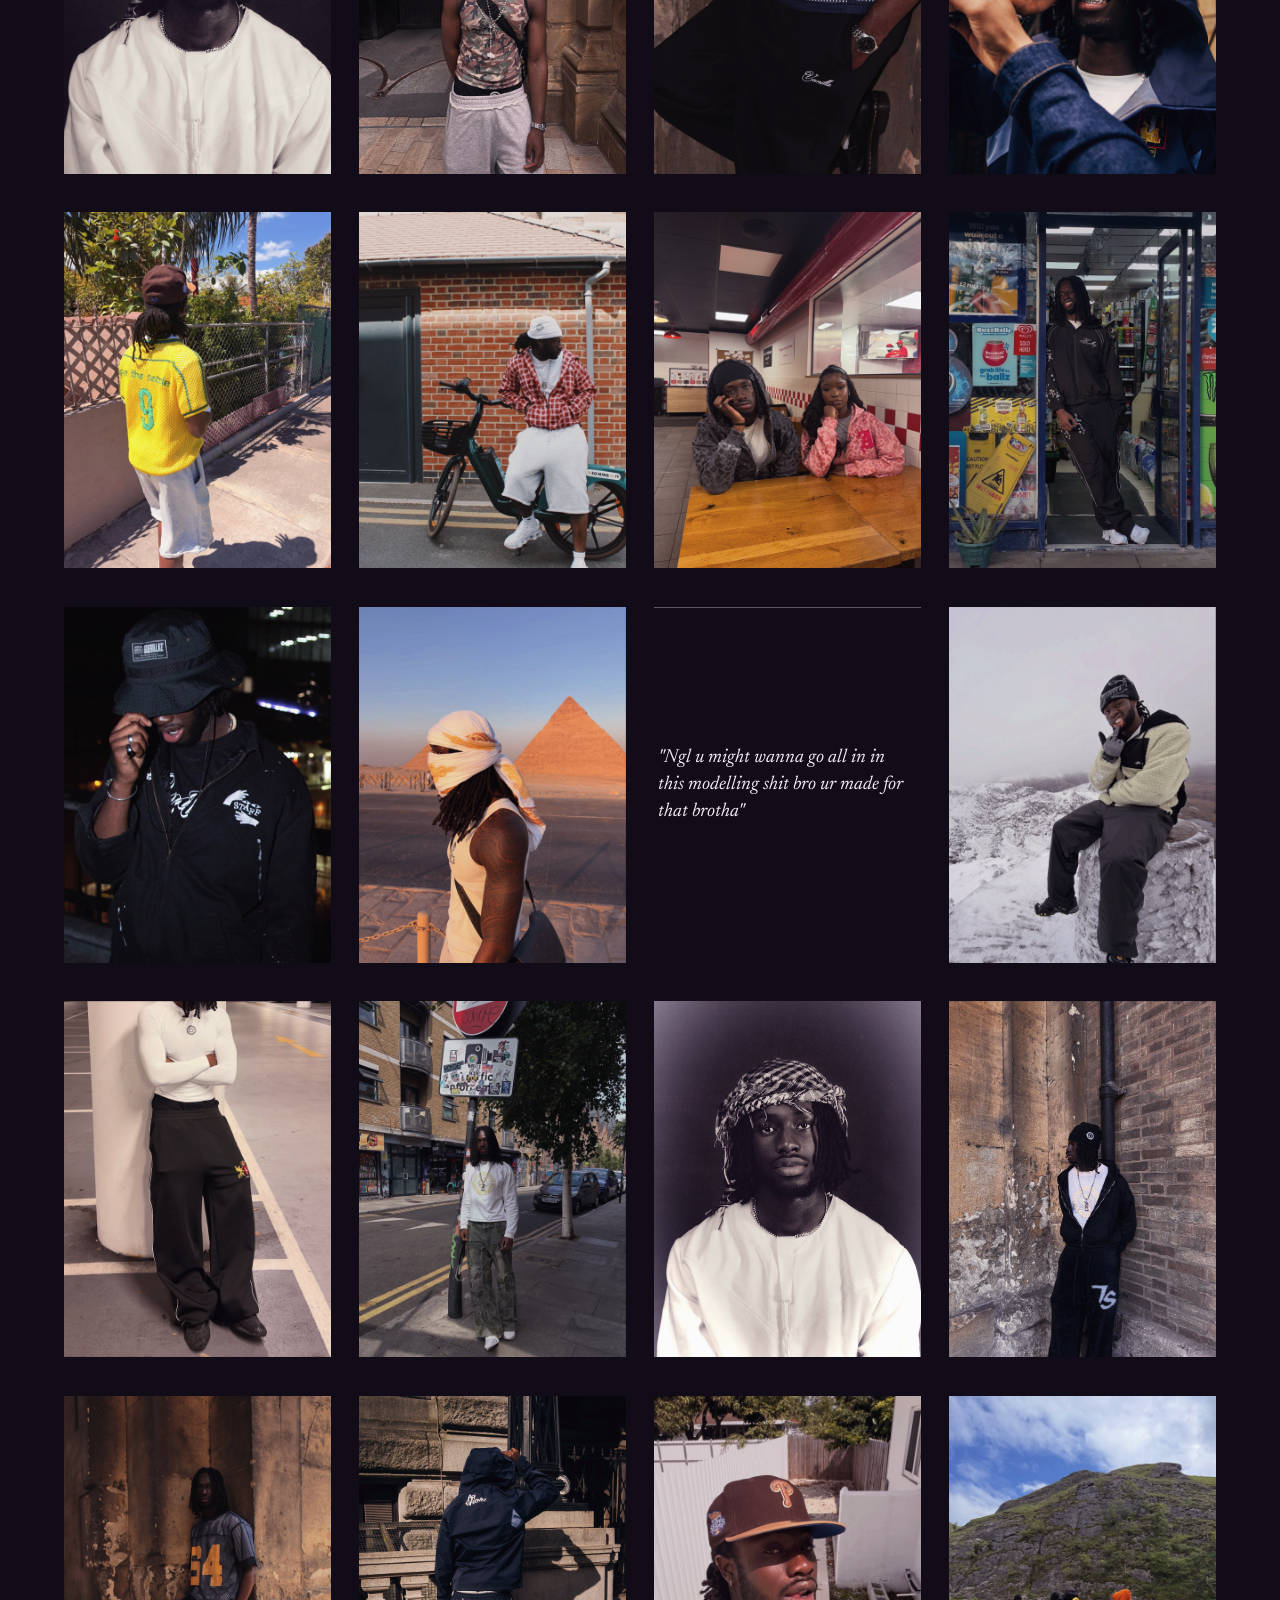
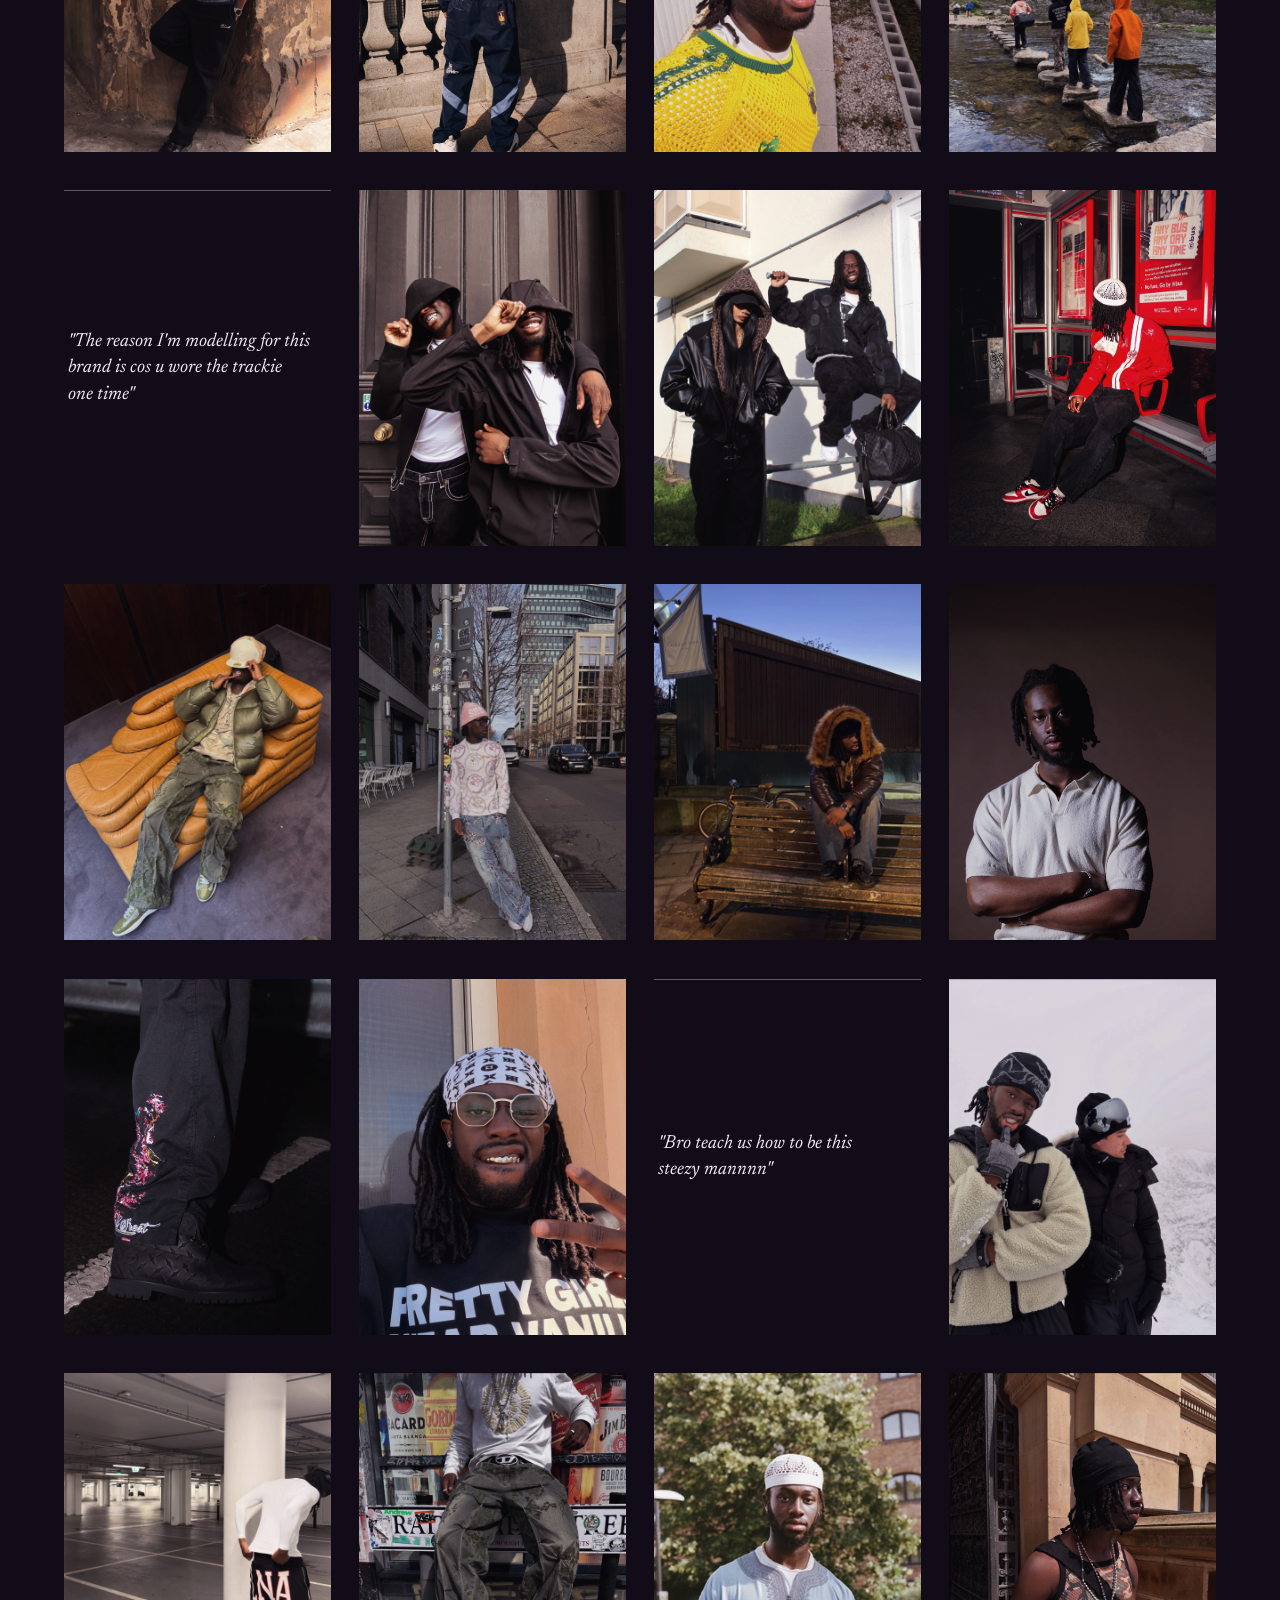
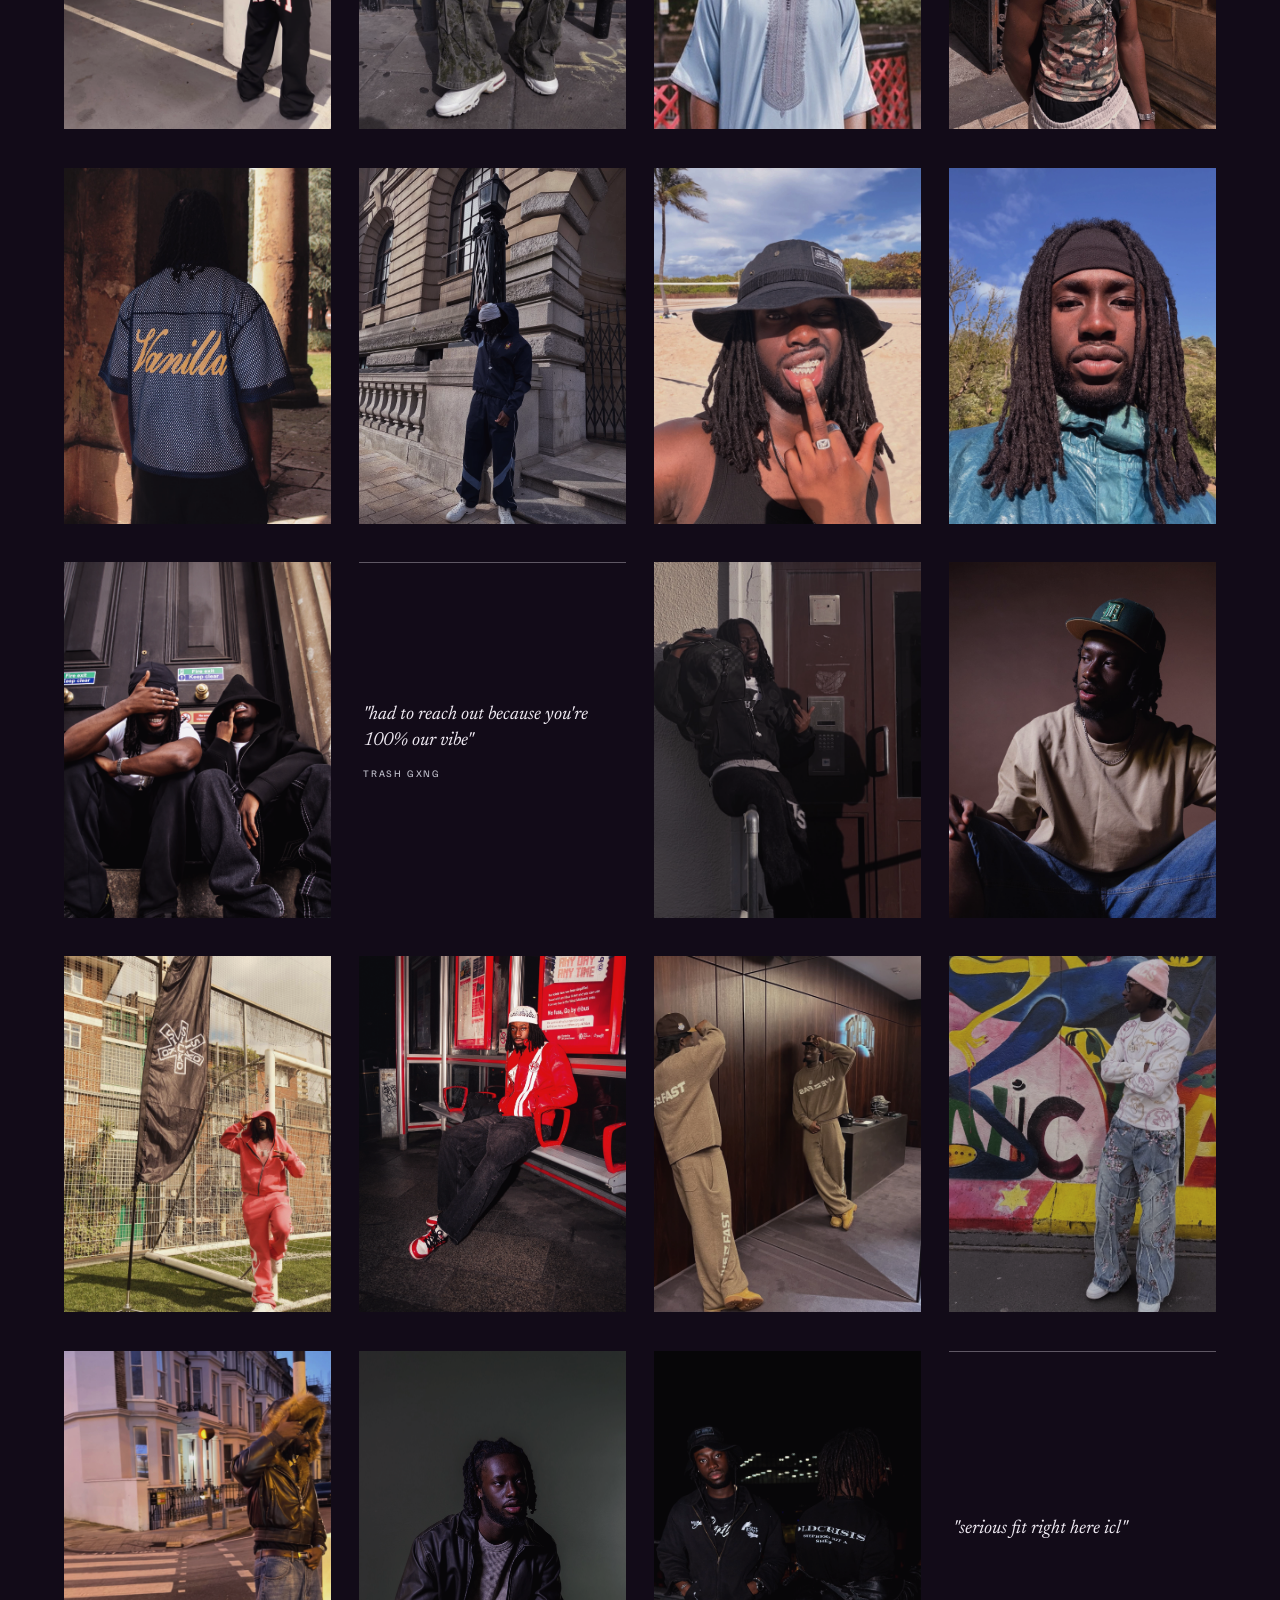
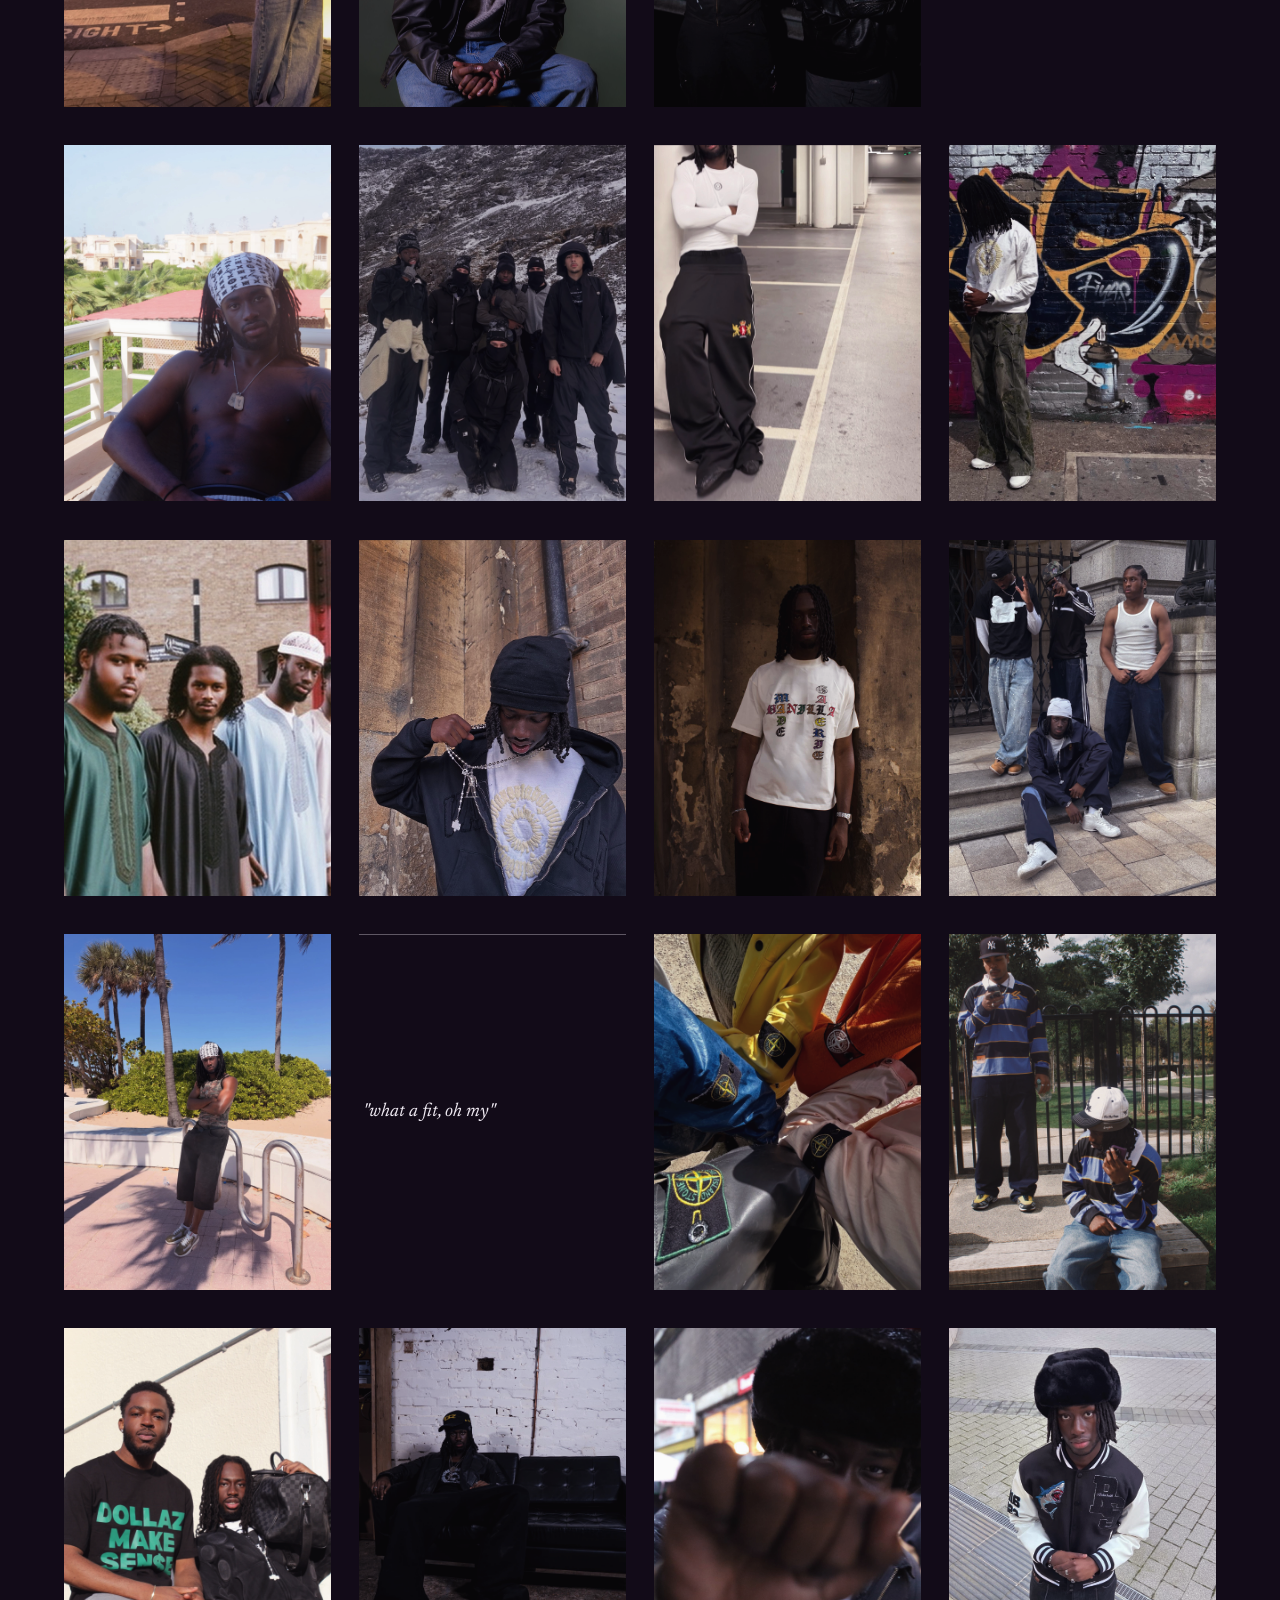
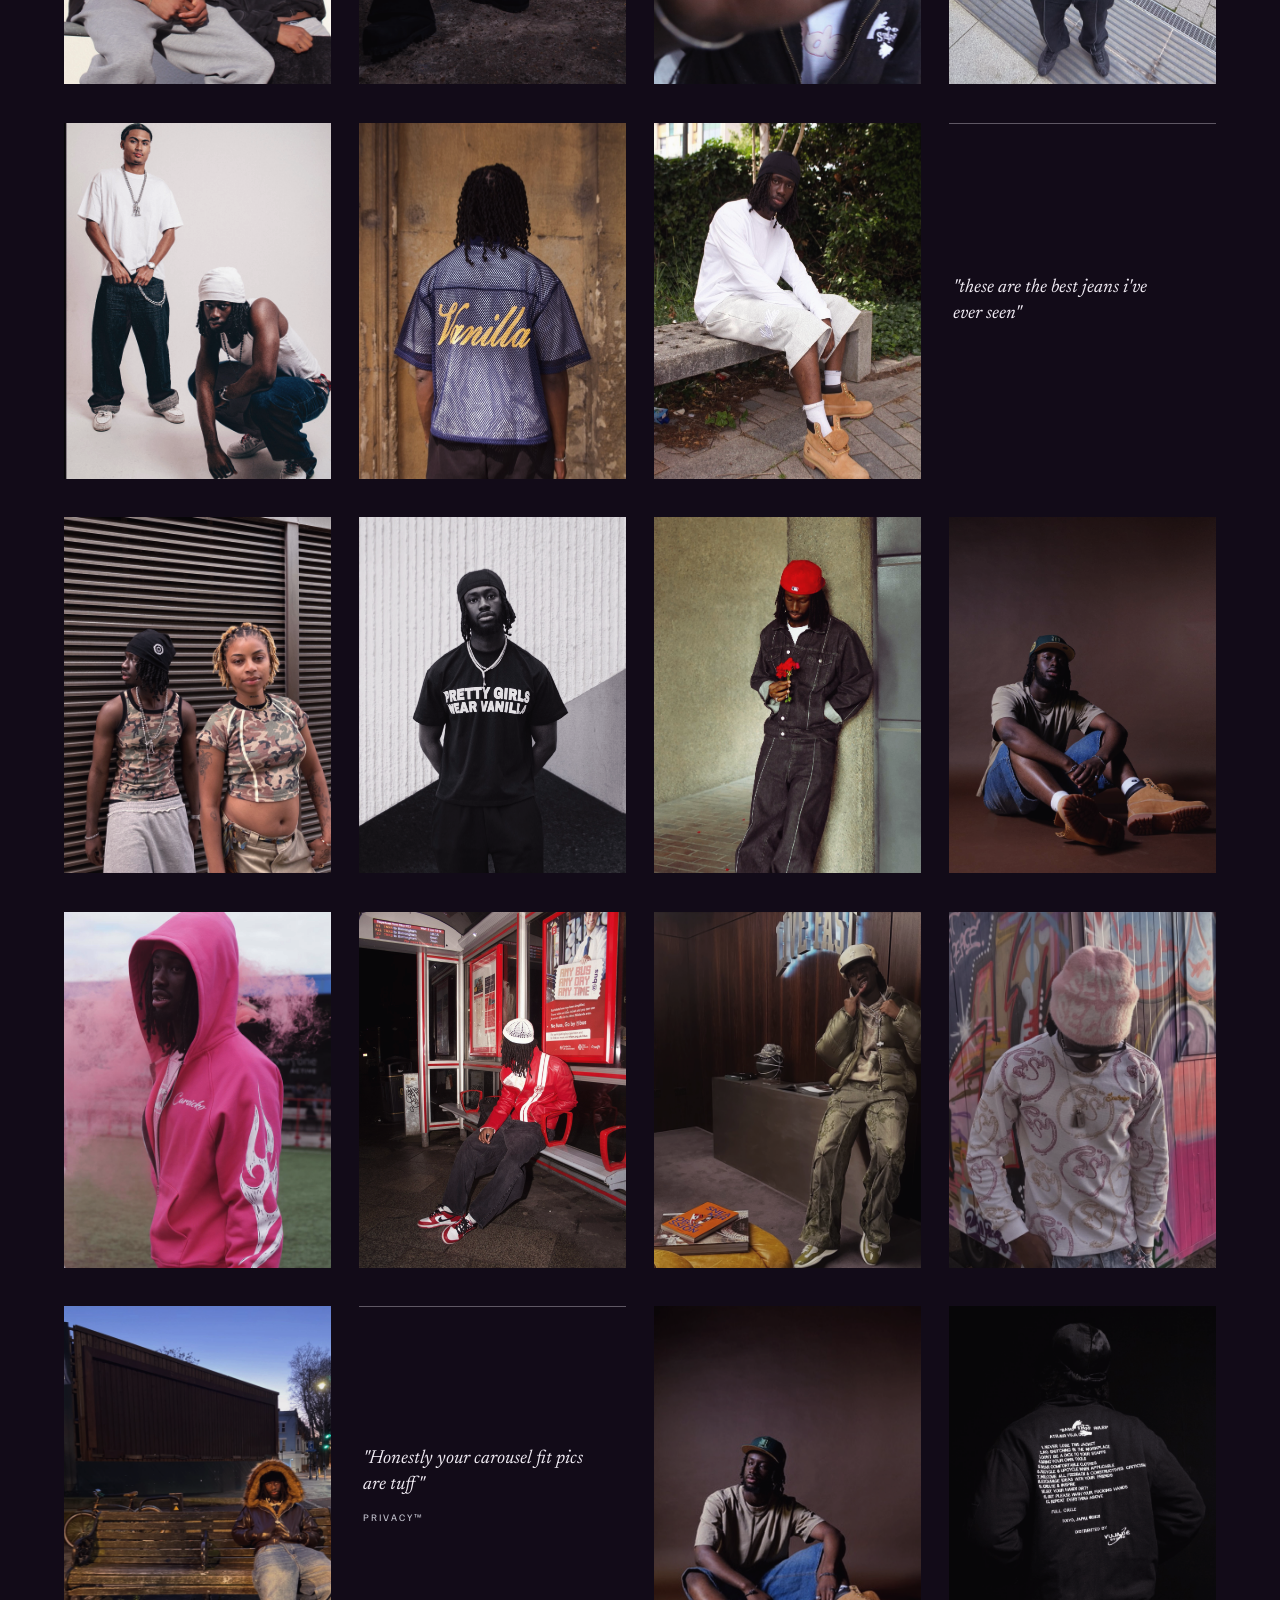
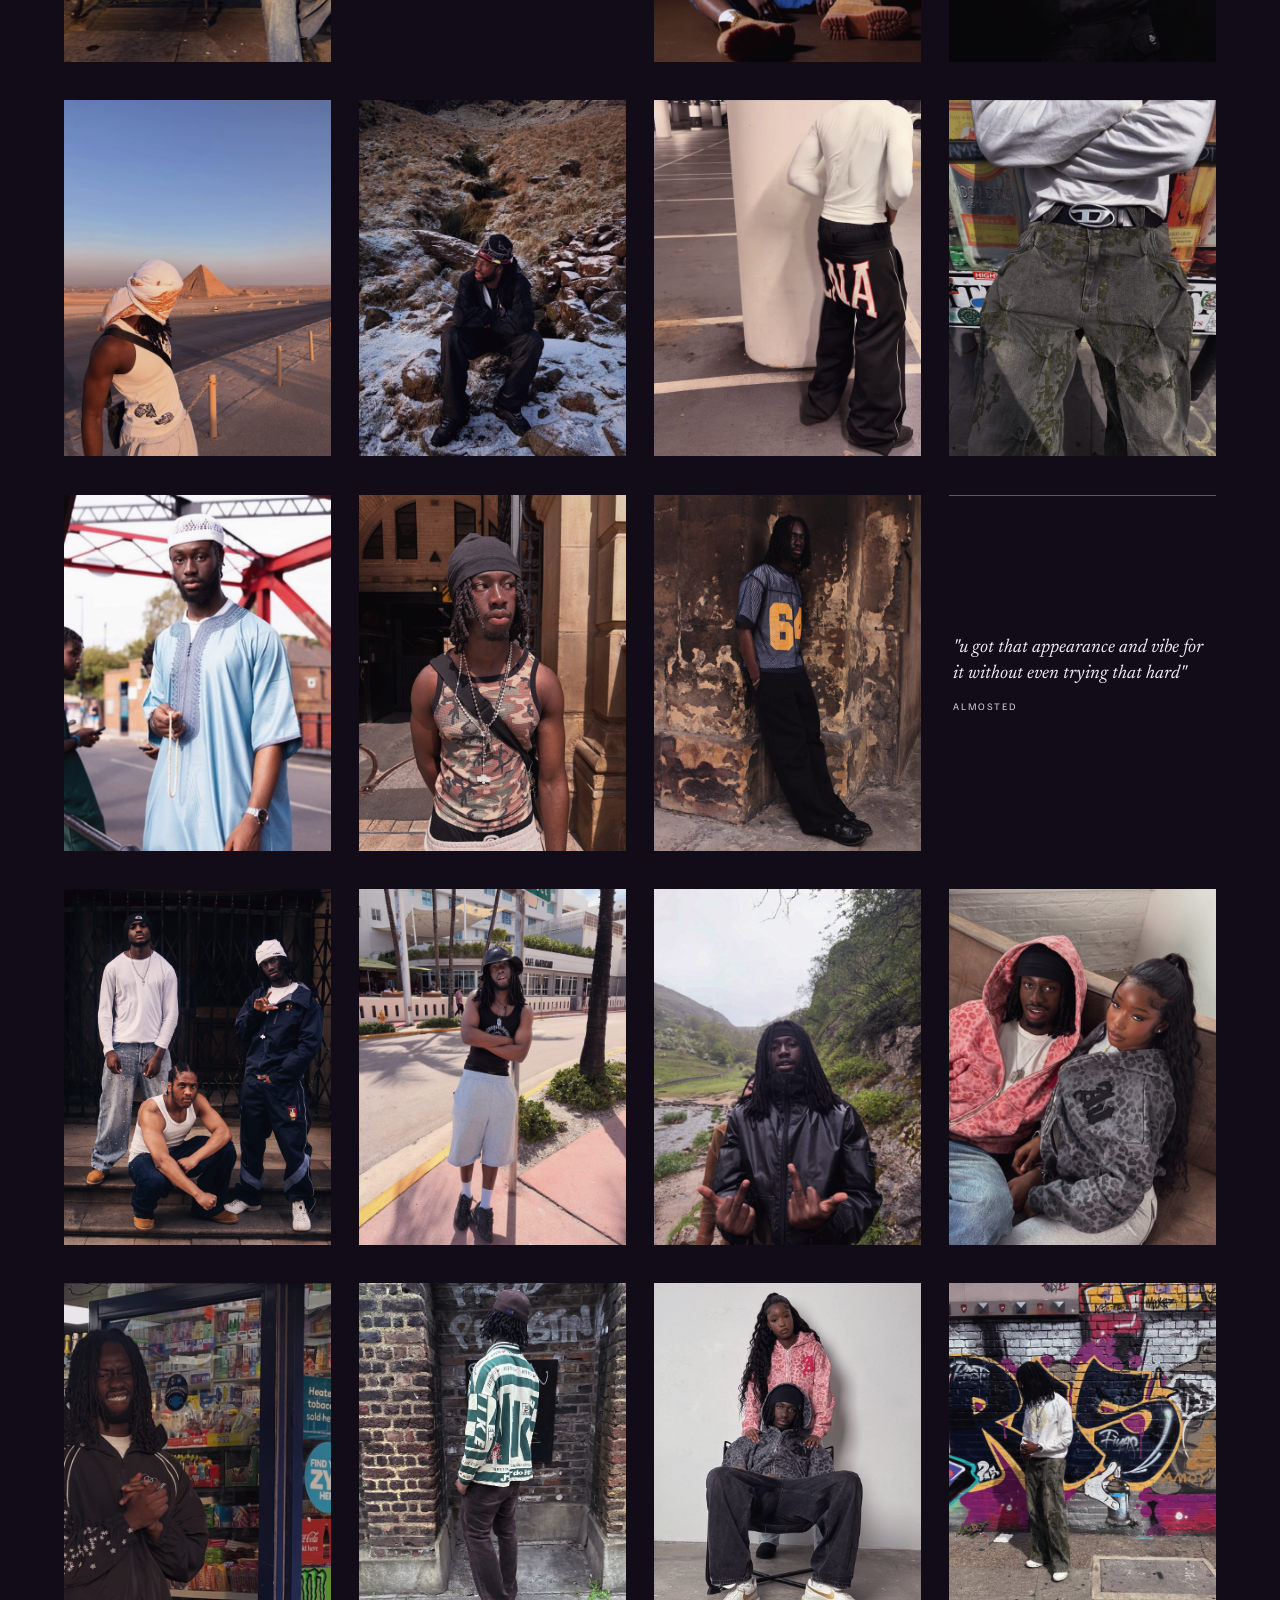
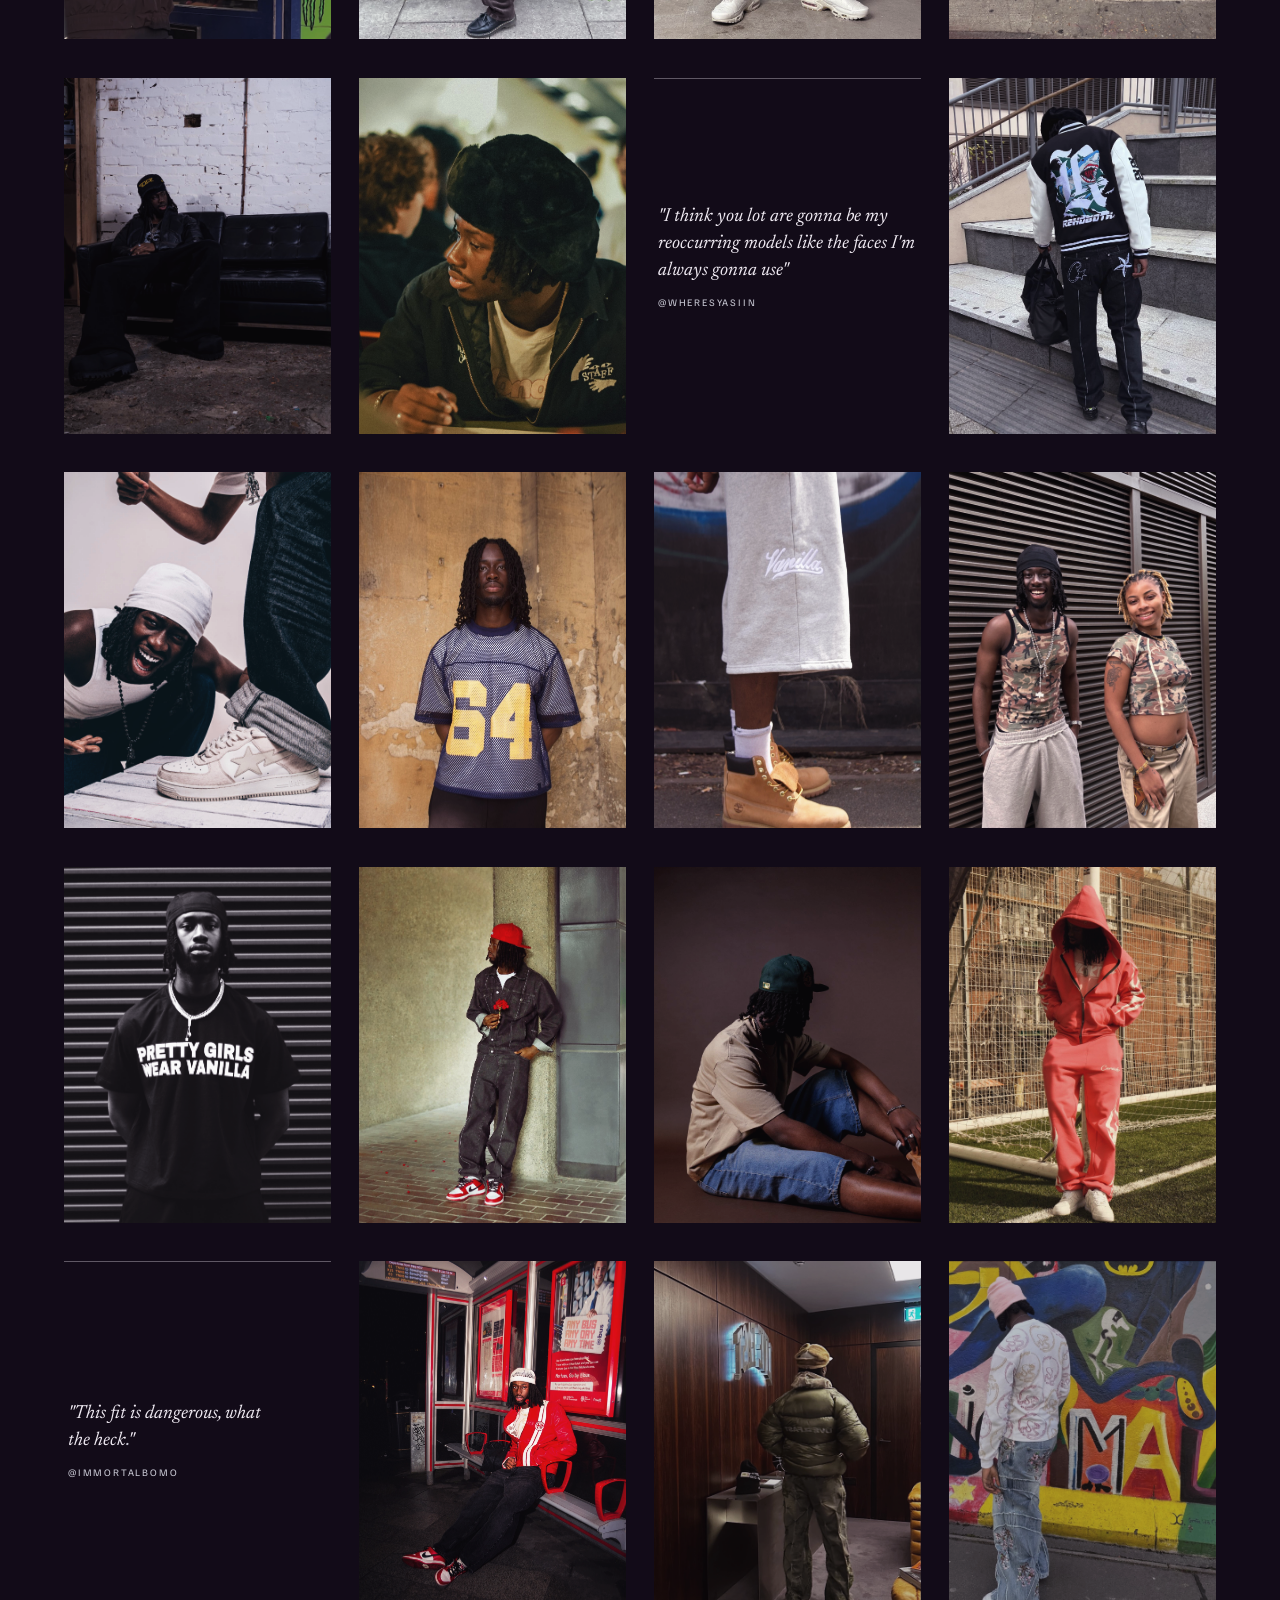
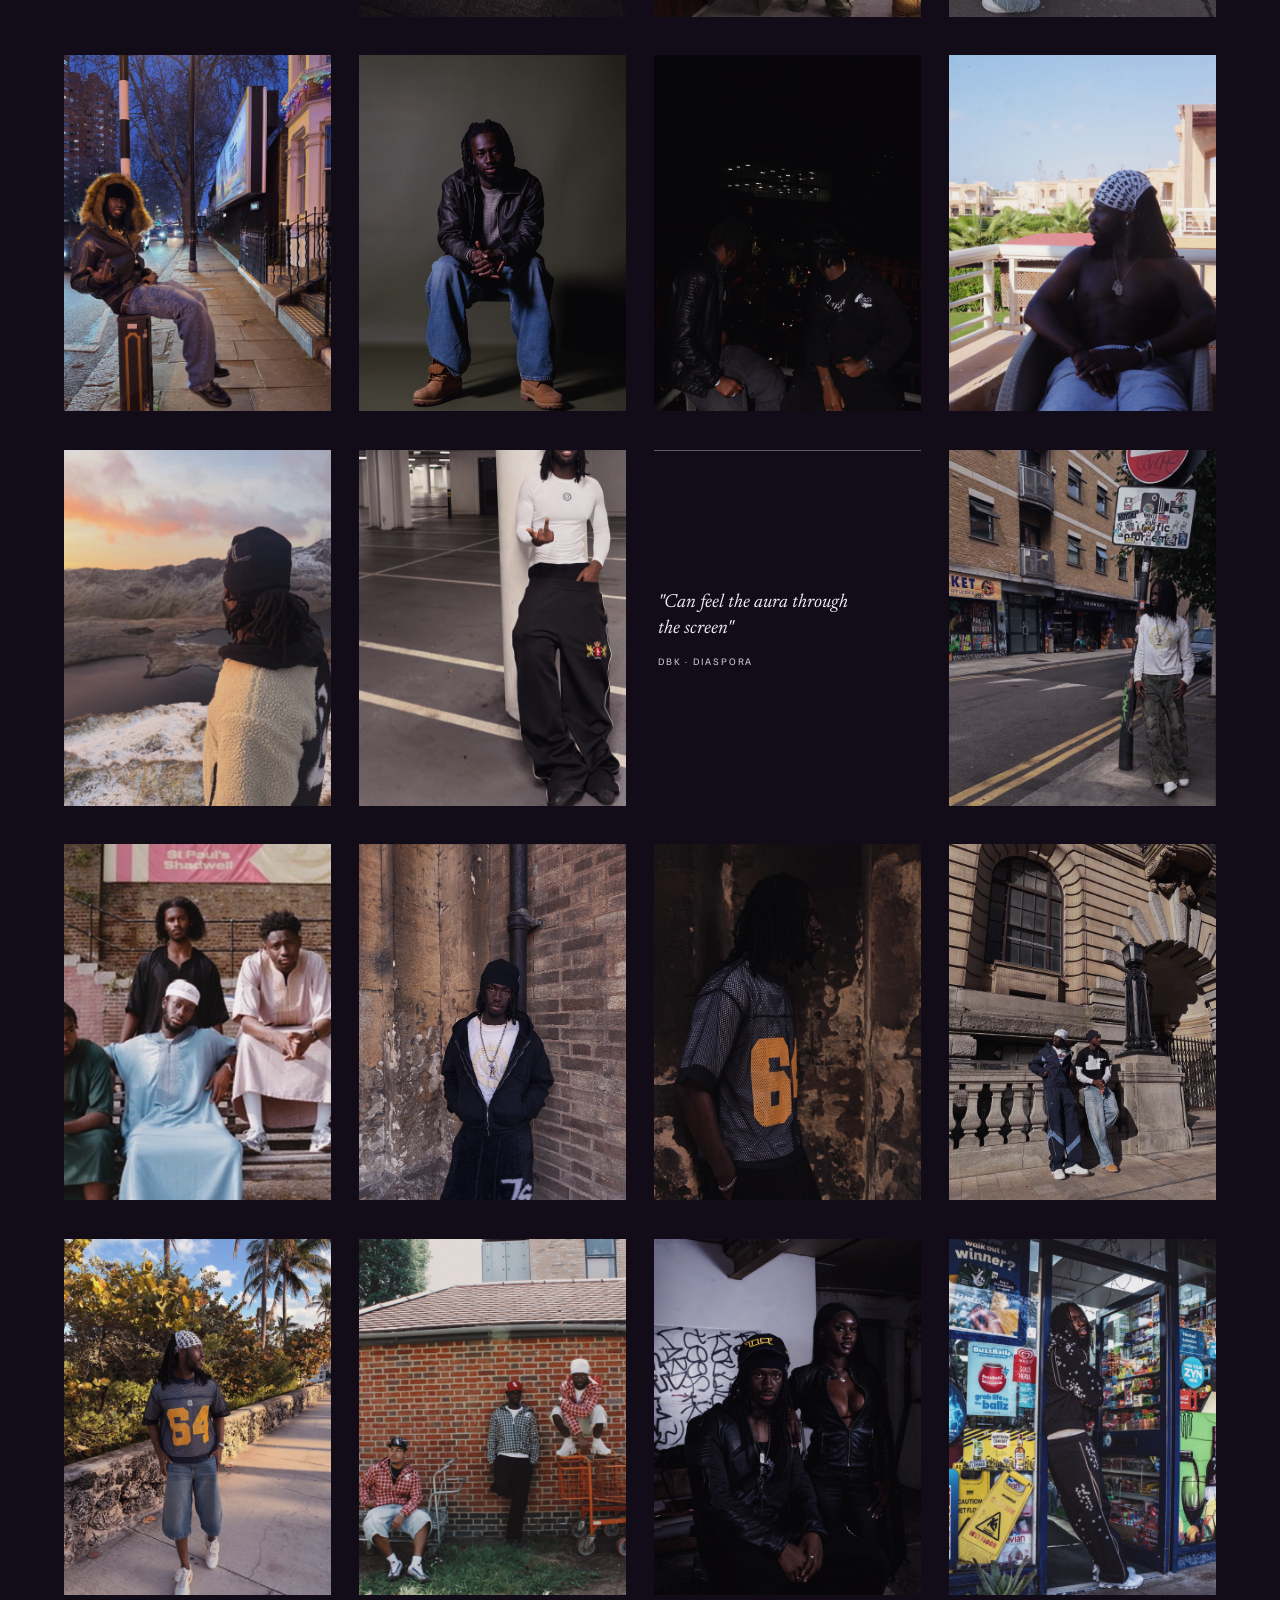
<file: fashion.html>
<!DOCTYPE html>
<html lang="en-GB">
<head>
<meta charset="utf-8">
<meta name="viewport" content="width=device-width, initial-scale=1">
<title>Fashion · #PROFESSIONALFINEBOY | KAYZ ISLAND</title>
<meta name="description" content="Creative direction, styling and the face, same person. Agency, editorial and brand bookings.">
<meta property="og:title" content="FASHION · KAYZ ISLAND">
<meta property="og:description" content="The gallery. Sixteen shoots and the singles, from an archive of 802 frames.">
<meta property="og:type" content="website">
<meta property="og:url" content="https://kayzisland.com/fashion.html">
<meta name="twitter:card" content="summary_large_image">
<link rel="icon" href="data:image/svg+xml,%3Csvg xmlns='http://www.w3.org/2000/svg' viewBox='0 0 100 100'%3E%3Crect width='100' height='100' fill='%23120B18'/%3E%3Ctext x='50' y='72' text-anchor='middle' font-family='Georgia,serif' font-weight='800' font-size='64' fill='%23EDE6F2'%3EK%3Ctspan fill='%23C7C7D2'%3E.%3C/tspan%3E%3C/text%3E%3C/svg%3E">
<link rel="stylesheet" href="assets/css/fonts.css">
<link rel="stylesheet" href="https://fonts.googleapis.com/css2?family=Caveat:wght@400..700&display=swap">
<link rel="stylesheet" href="assets/css/colors.css">
<link rel="stylesheet" href="assets/css/typography.css">
<link rel="stylesheet" href="assets/css/spacing.css">
<link rel="stylesheet" href="assets/css/effects.css">
<link rel="stylesheet" href="assets/css/patterns.css">
<link rel="stylesheet" href="assets/css/base.css">
<link rel="stylesheet" href="assets/css/site.css">
<style>
  .work{display:grid;grid-auto-flow:row dense;grid-template-columns:repeat(8,1fr);gap:clamp(20px,3vw,40px) clamp(16px,2.4vw,28px)}
  .work figure{margin:0;grid-column:span 2;position:relative}
  .work a{display:block;color:inherit;position:relative;overflow:hidden}
  .work .kz-grade{aspect-ratio:3/4;overflow:hidden;position:relative}
  .work img{width:100%;height:100%;object-fit:cover;object-position:50% 22%;display:block;transition:transform .6s cubic-bezier(0.22,1,0.36,1),filter .4s ease}
  .work a:hover img{transform:scale(1.05);filter:brightness(1.06)}
  .work figcaption{margin-top:12px;font-family:var(--kz-font-grotesk);font-size:10.5px;letter-spacing:0.2em;color:var(--kz-dim);transition:color .3s ease}
  .work a:hover figcaption{color:var(--kz-ink)}
  .work .peek{position:absolute;left:0;right:0;bottom:0;padding:14px 14px 12px;background:linear-gradient(to top,rgba(18,11,24,0.86),rgba(18,11,24,0));font-family:var(--kz-font-grotesk);font-size:9.5px;letter-spacing:0.18em;color:var(--kz-ink);opacity:0;transform:translateY(8px);transition:opacity .35s ease,transform .35s cubic-bezier(0.22,1,0.36,1)}
  .work a:hover .peek{opacity:1;transform:translateY(0)}
  @media (max-width:1024px){
    .work{grid-template-columns:repeat(6,1fr)}
    .work figure{grid-column:span 2}
  }
  @media (max-width:720px){
    .work{grid-template-columns:repeat(2,1fr);gap:14px}
    .work figure,.work figure:nth-child(n){grid-column:span 1}
    .work figcaption{font-size:9px;letter-spacing:0.14em;margin-top:8px}
    .work .peek{display:none}
  }
  @media (prefers-reduced-motion:reduce){.work img,.work .peek{transition:none}}

  .work .glz{grid-column:span 2;display:flex;flex-direction:column;justify-content:center;gap:12px;padding:20px 4px;border-top:1px solid var(--kz-hairline-strong)}
  .work .glz p{margin:0;font-family:var(--kz-font-serif);font-style:italic;font-size:clamp(15px,1.6vw,19px);line-height:1.4;text-wrap:pretty;color:var(--kz-ink)}
  .work .glz .who{font-family:var(--kz-font-grotesk);font-size:10px;letter-spacing:0.18em;color:var(--kz-silver)}
  @media (max-width:720px){.work .glz{grid-column:span 2;padding:16px 2px}}

  /* Full-bleed cover: the plate pins, the gallery rides up over it */
  .pfb-intro{position:sticky;top:0;z-index:1;min-height:100svh;display:flex;align-items:stretch;
    overflow:hidden;background:var(--kz-field-deep)}
  /* the cover carries the wordmark, so the header's small one stands down here */
  .pfb-page > header > div > a[href="index.html"]{visibility:hidden}
  .pfb-wordmark{font-family:var(--kz-font-serif);font-weight:800;
    font-size:clamp(27px,5.9vw,82px);line-height:1;letter-spacing:clamp(0.1em,0.5vw,0.2em);
    color:var(--kz-silver);text-shadow:0 2px 26px rgba(18,11,24,0.6)}
  .pfb-plate{position:absolute;inset:0}
  .pfb-plate img{width:100%;height:100%;object-fit:cover;object-position:50% 26%;display:block;
    filter:saturate(0.84) contrast(1.05) brightness(0.74)}
  .pfb-plate::after{content:"";position:absolute;inset:0;background:
    linear-gradient(to top,rgba(18,11,24,0.97) 0%,rgba(18,11,24,0.78) 26%,
    rgba(18,11,24,0.26) 58%,rgba(18,11,24,0.62) 100%)}
  .pfb-cover-inner{position:relative;z-index:2;width:100%;display:flex;flex-direction:column;
    justify-content:space-between;gap:28px;
    padding:clamp(76px,13vh,124px) clamp(20px,5vw,72px) clamp(46px,8vh,86px)}
  /* The scribble, as it sits on the kit cover */
  .pfb-mark{margin:0;font-family:'Caveat',var(--kz-font-serif);font-weight:600;
    font-size:clamp(25px,7.1vw,96px);line-height:1;letter-spacing:0.012em;
    color:var(--kz-silver);text-shadow:0 2px 26px rgba(18,11,24,0.6)}
  .pfb-enter{display:inline-flex;align-items:center;gap:14px;margin-top:clamp(28px,4.5vh,44px);
    padding:17px 32px;border:1px solid var(--kz-silver);background:rgba(18,11,24,0.34);
    font-family:var(--kz-font-grotesk);font-size:12px;letter-spacing:0.24em;color:var(--kz-ink);
    transition:background .3s ease,color .3s ease,border-color .3s ease}
  .pfb-enter:hover,.pfb-enter:focus-visible{background:var(--kz-ink);color:var(--kz-field-deep);
    border-color:var(--kz-ink)}
  .pfb-enter span{display:inline-block;animation:pfb-bob 2.4s ease-in-out infinite}
  @keyframes pfb-bob{0%,100%{transform:translateY(0)}50%{transform:translateY(5px)}}
  .pfb-reveal{position:relative;z-index:2;background:var(--kz-field-deep)}
  @media (max-width:860px){
    .pfb-plate img{object-position:50% 20%}
    .pfb-cover-inner{padding-top:clamp(84px,14vh,120px)}
  }
  @media (prefers-reduced-motion:reduce){.pfb-enter span{animation:none}}

  /* Numbers */
  .fig-row{display:grid;grid-template-columns:repeat(auto-fit,minmax(150px,1fr));gap:clamp(20px,3vw,40px)}
  .fig-row.lead{grid-template-columns:repeat(auto-fit,minmax(220px,1fr));margin-bottom:clamp(34px,5vh,52px)}
  .fig b{display:block;font-family:var(--kz-font-serif);font-weight:800;line-height:0.95;
    letter-spacing:-0.02em;font-size:clamp(34px,5vw,58px)}
  .fig-row.lead .fig b{font-size:clamp(46px,8vw,96px)}
  .fig i{display:block;font-style:normal;margin-top:10px;font-family:var(--kz-font-grotesk);
    font-size:11px;letter-spacing:0.16em;line-height:1.5;color:var(--kz-silver)}
  .fig-sep{margin:clamp(30px,5vh,46px) 0;border:0;border-top:1px solid var(--kz-hairline)}

  /* Rates */
  .rate{display:grid;grid-template-columns:minmax(0,1fr) auto;gap:6px 24px;align-items:baseline;
    padding:20px 0;border-bottom:1px solid var(--kz-hairline)}
  .rate dt{grid-column:1;grid-row:1;font-family:var(--kz-font-serif);
    font-size:clamp(19px,2.6vw,27px);line-height:1.2}
  .rate .det{grid-column:1;grid-row:2;font-family:var(--kz-font-grotesk);font-size:11px;
    letter-spacing:0.14em;color:var(--kz-silver)}
  .rate dd{grid-column:2;grid-row:1/span 2;margin:0;align-self:center;
    font-family:var(--kz-font-serif);font-weight:800;font-size:clamp(22px,3vw,32px);
    letter-spacing:-0.01em;text-align:right;white-space:nowrap}
</style>
</head>
<body>
<div class="pfb-page" style="position:relative;min-height:100vh;background:var(--kz-field-deep);color:var(--kz-ink);font-family:var(--kz-font-serif);display:flex;flex-direction:column;overflow-x:clip">

  <header style="position:absolute;top:0;left:0;right:0;z-index:5;padding:clamp(18px,3vw,30px) clamp(20px,5vw,72px) 0">
    <div style="display:flex;justify-content:space-between;align-items:baseline;flex-wrap:wrap;gap:10px 28px;padding-bottom:16px;border-bottom:1px solid var(--kz-hairline)">
      <a href="index.html" style="font-family:var(--kz-font-serif);font-weight:700;font-size:15px;letter-spacing:0.28em;color:var(--kz-ink)">KAYZ ISLAND<span class="kz-stop">.</span></a>
      <nav class="site-nav">
        <a class="nav-link" href="index.html">HOME</a>
        <a class="nav-link" href="poetry.html">POETRY &amp; MUSIC</a>
        <a class="nav-link" href="writing.html">WRITING</a>
        <a class="nav-link" href="speaking.html">SPEAKING &amp; HOSTING</a>
        <a class="nav-link active" href="fashion.html">FASHION</a>
        <a class="nav-link" href="contact.html">CONTACT</a>
      </nav>
    </div>
  </header>

  <section class="pfb-intro">
    <div class="pfb-plate">
      <img src="media/pfb-cover.jpg" alt="KAYZ in a blue and black striped rugby shirt and panelled cap, against a mesh fence with tower blocks behind" fetchpriority="high" width="1200" height="1600">
    </div>
    <div class="pfb-cover-inner">
      <div class="pfb-wordmark">KAYZ ISLAND<span class="kz-stop">.</span></div>
      <div>
        <h1 class="pfb-mark">#PROFESSIONALFINEBOY</h1>
        <a class="pfb-enter" href="#gallery">ENTER <span>↓</span></a>
      </div>
    </div>
  </section>

  <div class="pfb-reveal" id="gallery">

  <section style="position:relative;padding:clamp(48px,8vh,96px) clamp(20px,5vw,72px) clamp(36px,5vh,56px)">
    <div style="max-width:720px">
      <p style="margin:0;font-family:var(--kz-font-serif);font-style:italic;font-size:clamp(18px,2.8vw,24px);line-height:1.35">"You've got that bold presence that aligns well with what our brand stands for<span class="kz-stop">.</span>"</p>
      <div style="font-family:var(--kz-font-grotesk);font-size:11px;letter-spacing:0.18em;color:var(--kz-silver);margin-top:14px">DBK · DIASPORA</div>
    </div>
  </section>





  <section style="position:relative;background:var(--kz-field);padding:clamp(56px,9vh,110px) clamp(20px,5vw,72px)">
    <div class="kz-doodles"></div>
    <div style="position:relative">
      <div class="kz-kicker" style="font-size:12px;margin-bottom:clamp(26px,4vh,40px);color:var(--kz-accent)">THE NUMBERS</div>

      <div class="fig-row lead">
        <div class="fig"><b>10M+</b><i>VIEWS ACROSS<br>TIKTOK AND INSTAGRAM</i></div>
        <div class="fig"><b>6.3M+</b><i>LIKES<br>ACROSS PLATFORMS</i></div>
      </div>

      <div class="fig-row">
        <div class="fig"><b>32K+</b><i>FOLLOWERS<br>ON TIKTOK</i></div>
        <div class="fig"><b>81%</b><i>REACH FROM<br>NEW AUDIENCES</i></div>
      </div>

      <hr class="fig-sep">

      <div class="kz-kicker" style="font-size:11px;margin-bottom:clamp(20px,3vh,30px)">THE AUDIENCE</div>
      <div class="fig-row">
        <div class="fig"><b>92%</b><i>AGED<br>18 TO 34</i></div>
        <div class="fig"><b>88%</b><i>BASED<br>IN THE UK</i></div>
        <div class="fig"><b>1 in 3</b><i>LONDON OR<br>BIRMINGHAM</i></div>
        <div class="fig"><b>58/42</b><i>MEN AND<br>WOMEN</i></div>
      </div>
    </div>
  </section>

  <section style="position:relative;background:var(--kz-field-cover);padding:clamp(44px,7vh,80px) clamp(20px,5vw,72px)">
    <div class="kz-doodles"></div>
    <div style="position:relative">
      <div class="kz-kicker" style="font-size:11px;margin-bottom:clamp(20px,3vh,30px)">MEASUREMENTS</div>
      <div class="fig-row">
        <div class="fig"><b>6'2"</b><i>HEIGHT</i></div>
        <div class="fig"><b>26&#8211;28</b><i>WAIST</i></div>
        <div class="fig"><b>10.5&#8211;11</b><i>SHOE</i></div>
        <div class="fig"><b>M/L</b><i>MEN'S SIZES</i></div>
      </div>
    </div>
  </section>

  <section style="position:relative;background:var(--kz-field);padding:clamp(56px,9vh,110px) clamp(20px,5vw,72px)">
    <div class="kz-doodles"></div>
    <div style="position:relative">
      <div style="display:flex;justify-content:space-between;align-items:baseline;flex-wrap:wrap;gap:14px 28px;margin-bottom:clamp(18px,3vh,28px)">
        <h2 style="margin:0;font-family:var(--kz-font-serif);font-weight:800;font-size:clamp(34px,5.5vw,62px);line-height:1;letter-spacing:-0.02em">Rates<span class="kz-stop">.</span></h2>
        <a class="cta" href="contact.html">BOOK A DATE →</a>
      </div>

      <dl style="margin:0">
        <div class="rate"><dt>Model, full day<span class="kz-stop">.</span></dt><dd>£500</dd><div class="det">CAMPAIGN AND E-COMMERCE</div></div>
        <div class="rate"><dt>Model, half day<span class="kz-stop">.</span></dt><dd>£300</dd><div class="det">UP TO FOUR HOURS ON SET</div></div>
        <div class="rate"><dt>Instagram carousel<span class="kz-stop">.</span></dt><dd>£750</dd><div class="det">CROSS-POSTED TO TIKTOK</div></div>
        <div class="rate"><dt>Launch package<span class="kz-stop">.</span></dt><dd>£950</dd><div class="det">CAROUSEL, THREE STORIES, TIKTOK</div></div>
        <div class="rate"><dt>Photo set<span class="kz-stop">.</span></dt><dd>£350</dd><div class="det">SHOT FOR YOUR OWN CHANNELS</div></div>
        <div class="rate"><dt>Hosting or appearance<span class="kz-stop">.</span></dt><dd>£800</dd><div class="det">LAUNCHES, PANELS, OPENINGS</div></div>
      </dl>

      <p style="max-width:680px;margin:clamp(24px,4vh,34px) 0 0;font-size:clamp(14px,1.8vw,16px);line-height:1.7;color:var(--kz-ink-2)">Twelve months of organic usage included · paid ads +40% per 30 days<span class="kz-stop">.</span><br>50% deposit holds the date · travel at cost<span class="kz-stop">.</span></p>
    </div>
  </section>

  <section style="position:relative;padding:clamp(56px,9vh,110px) clamp(20px,5vw,72px) clamp(56px,9vh,110px)">
    <div class="work">
      <figure>
        <a href="https://www.instagram.com/kayzisland">
          <div class="kz-grade"><img src="media/ig/beyond-the-surface-00.jpg" alt="Beyond The Surface shoot frame" loading="lazy"><span class="peek">VIEW ON INSTAGRAM →</span></div>
        </a>
      </figure>
      <figure>
        <a href="https://www.instagram.com/kayzisland">
          <div class="kz-grade"><img src="media/ig/military-man-05.jpg" alt="Military Man shoot frame" loading="lazy"><span class="peek">VIEW ON INSTAGRAM →</span></div>
        </a>
      </figure>
      <figure>
        <a href="https://www.instagram.com/kayzisland">
          <div class="kz-grade"><img src="media/ig/vanilla-with-love-02.jpg" alt="Vanilla With Love shoot frame" loading="lazy"><span class="peek">VIEW ON INSTAGRAM →</span></div>
        </a>
      </figure>
      <figure>
        <a href="https://www.instagram.com/kayzisland">
          <div class="kz-grade"><img src="media/shoot-wesh-cover.jpg" alt="Wesh, hood up with the phone" loading="lazy"><span class="peek">VIEW ON INSTAGRAM →</span></div>
        </a>
      </figure>
      <figure>
        <a href="https://www.instagram.com/kayzisland">
          <div class="kz-grade"><img src="media/ig/blame-the-accent-11.jpg" alt="Blame The Accent shoot frame" loading="lazy"><span class="peek">VIEW ON INSTAGRAM →</span></div>
        </a>
      </figure>
      <figure>
        <a href="https://www.instagram.com/kayzisland">
          <div class="kz-grade"><img src="media/fash-brick-bike-flannel.jpg" alt="Flannel and bike at the brick" loading="lazy"><span class="peek">VIEW ON INSTAGRAM →</span></div>
        </a>
      </figure>
      <figure>
        <a href="https://www.instagram.com/kayzisland">
          <div class="kz-grade"><img src="media/ig/double-vision-02.jpg" alt="Double Vision shoot frame" loading="lazy"><span class="peek">VIEW ON INSTAGRAM →</span></div>
        </a>
      </figure>
      <figure>
        <a href="https://www.instagram.com/kayzisland">
          <div class="kz-grade"><img src="media/ig/organised-chaos-02.jpg" alt="Organised Chaos shoot frame" loading="lazy"><span class="peek">VIEW ON INSTAGRAM →</span></div>
        </a>
      </figure>
      <figure>
        <a href="https://www.instagram.com/kayzisland">
          <div class="kz-grade"><img src="media/ig/gotham-citys-saviour-00.jpg" alt="Gotham Citys Saviour shoot frame" loading="lazy"><span class="peek">VIEW ON INSTAGRAM →</span></div>
        </a>
      </figure>
      <figure>
        <a href="https://www.instagram.com/kayzisland">
          <div class="kz-grade"><img src="media/ig/stay-free-00.jpg" alt="Stay Free shoot frame" loading="lazy"><span class="peek">VIEW ON INSTAGRAM →</span></div>
        </a>
      </figure>
      <div class="glz">
        <p>"Ngl u might wanna go all in in this modelling shit bro ur made for that brotha"</p>
      </div>
      <figure>
        <a href="https://www.instagram.com/kayzisland">
          <div class="kz-grade"><img src="media/ig/bare-grillz-00.jpg" alt="Bare Grillz shoot frame" loading="lazy"><span class="peek">VIEW ON INSTAGRAM →</span></div>
        </a>
      </figure>
      <figure>
        <a href="https://www.instagram.com/kayzisland">
          <div class="kz-grade"><img src="media/ig/s-x-symbol-00.jpg" alt="S X Symbol shoot frame" loading="lazy"><span class="peek">VIEW ON INSTAGRAM →</span></div>
        </a>
      </figure>
      <figure>
        <a href="https://www.instagram.com/kayzisland">
          <div class="kz-grade"><img src="media/ig/goalaso-00.jpg" alt="Goalaso shoot frame" loading="lazy"><span class="peek">VIEW ON INSTAGRAM →</span></div>
        </a>
      </figure>
      <figure>
        <a href="https://www.instagram.com/kayzisland">
          <div class="kz-grade"><img src="media/shoot-thobe-editorial.jpg" alt="Beyond The Surface, keffiyeh portrait" loading="lazy"><span class="peek">VIEW ON INSTAGRAM →</span></div>
        </a>
      </figure>
      <figure>
        <a href="https://www.instagram.com/kayzisland">
          <div class="kz-grade"><img src="media/ig/military-man-02.jpg" alt="Military Man shoot frame" loading="lazy"><span class="peek">VIEW ON INSTAGRAM →</span></div>
        </a>
      </figure>
      <figure>
        <a href="https://www.instagram.com/kayzisland">
          <div class="kz-grade"><img src="media/ig/vanilla-with-love-01.jpg" alt="Vanilla With Love shoot frame" loading="lazy"><span class="peek">VIEW ON INSTAGRAM →</span></div>
        </a>
      </figure>
      <figure>
        <a href="https://www.instagram.com/kayzisland">
          <div class="kz-grade"><img src="media/ig/wesh-06.jpg" alt="Wesh shoot frame" loading="lazy"><span class="peek">VIEW ON INSTAGRAM →</span></div>
        </a>
      </figure>
      <figure>
        <a href="https://www.instagram.com/kayzisland">
          <div class="kz-grade"><img src="media/ig/blame-the-accent-05.jpg" alt="Blame The Accent shoot frame" loading="lazy"><span class="peek">VIEW ON INSTAGRAM →</span></div>
        </a>
      </figure>
      <figure>
        <a href="https://www.instagram.com/kayzisland">
          <div class="kz-grade"><img src="media/ig/renaissance-in-motion-08.jpg" alt="Renaissance In Motion shoot frame" loading="lazy"><span class="peek">VIEW ON INSTAGRAM →</span></div>
        </a>
      </figure>
      <div class="glz">
        <p>"The reason I'm modelling for this brand is cos u wore the trackie one time"</p>
      </div>
      <figure>
        <a href="https://www.instagram.com/kayzisland">
          <div class="kz-grade"><img src="media/ig/double-vision-07.jpg" alt="Double Vision shoot frame" loading="lazy"><span class="peek">VIEW ON INSTAGRAM →</span></div>
        </a>
      </figure>
      <figure>
        <a href="https://www.instagram.com/kayzisland">
          <div class="kz-grade"><img src="media/ig/organised-chaos-03.jpg" alt="Organised Chaos shoot frame" loading="lazy"><span class="peek">VIEW ON INSTAGRAM →</span></div>
        </a>
      </figure>
      <figure>
        <a href="https://www.instagram.com/kayzisland">
          <div class="kz-grade"><img src="media/ig/paint-da-town-red-01.jpg" alt="Paint Da Town Red shoot frame" loading="lazy"><span class="peek">VIEW ON INSTAGRAM →</span></div>
        </a>
      </figure>
      <figure>
        <a href="https://www.instagram.com/kayzisland">
          <div class="kz-grade"><img src="media/ig/da-gulliest-00.jpg" alt="Da Gulliest shoot frame" loading="lazy"><span class="peek">VIEW ON INSTAGRAM →</span></div>
        </a>
      </figure>
      <figure>
        <a href="https://www.instagram.com/kayzisland">
          <div class="kz-grade"><img src="media/ig/sakura-00.jpg" alt="Sakura shoot frame" loading="lazy"><span class="peek">VIEW ON INSTAGRAM →</span></div>
        </a>
      </figure>
      <figure>
        <a href="https://www.instagram.com/kayzisland">
          <div class="kz-grade"><img src="media/ig/preppy-pimpin-00.jpg" alt="Preppy Pimpin shoot frame" loading="lazy"><span class="peek">VIEW ON INSTAGRAM →</span></div>
        </a>
      </figure>
      <figure>
        <a href="https://www.instagram.com/kayzisland">
          <div class="kz-grade"><img src="media/shoot-studio-editorial.jpg" alt="Studio editorial, cream polo" loading="lazy"><span class="peek">VIEW ON INSTAGRAM →</span></div>
        </a>
      </figure>
      <figure>
        <a href="https://www.instagram.com/kayzisland">
          <div class="kz-grade"><img src="media/ig/gotham-citys-saviour-01.jpg" alt="Gotham Citys Saviour shoot frame" loading="lazy"><span class="peek">VIEW ON INSTAGRAM →</span></div>
        </a>
      </figure>
      <figure>
        <a href="https://www.instagram.com/kayzisland">
          <div class="kz-grade"><img src="media/ig/stay-free-01.jpg" alt="Stay Free shoot frame" loading="lazy"><span class="peek">VIEW ON INSTAGRAM →</span></div>
        </a>
      </figure>
      <div class="glz">
        <p>"Bro teach us how to be this steezy mannnn"</p>
      </div>
      <figure>
        <a href="https://www.instagram.com/kayzisland">
          <div class="kz-grade"><img src="media/ig/bare-grillz-02.jpg" alt="Bare Grillz shoot frame" loading="lazy"><span class="peek">VIEW ON INSTAGRAM →</span></div>
        </a>
      </figure>
      <figure>
        <a href="https://www.instagram.com/kayzisland">
          <div class="kz-grade"><img src="media/ig/s-x-symbol-01.jpg" alt="S X Symbol shoot frame" loading="lazy"><span class="peek">VIEW ON INSTAGRAM →</span></div>
        </a>
      </figure>
      <figure>
        <a href="https://www.instagram.com/kayzisland">
          <div class="kz-grade"><img src="media/ig/goalaso-01.jpg" alt="Goalaso shoot frame" loading="lazy"><span class="peek">VIEW ON INSTAGRAM →</span></div>
        </a>
      </figure>
      <figure>
        <a href="https://www.instagram.com/kayzisland">
          <div class="kz-grade"><img src="media/shoot-thobe-solo.jpg" alt="Beyond The Surface, pale blue thobe" loading="lazy"><span class="peek">VIEW ON INSTAGRAM →</span></div>
        </a>
      </figure>
      <figure>
        <a href="https://www.instagram.com/kayzisland">
          <div class="kz-grade"><img src="media/ig/military-man-03.jpg" alt="Military Man shoot frame" loading="lazy"><span class="peek">VIEW ON INSTAGRAM →</span></div>
        </a>
      </figure>
      <figure>
        <a href="https://www.instagram.com/kayzisland">
          <div class="kz-grade"><img src="media/ig/vanilla-with-love-04.jpg" alt="Vanilla With Love shoot frame" loading="lazy"><span class="peek">VIEW ON INSTAGRAM →</span></div>
        </a>
      </figure>
      <figure>
        <a href="https://www.instagram.com/kayzisland">
          <div class="kz-grade"><img src="media/ig/wesh-04.jpg" alt="Wesh shoot frame" loading="lazy"><span class="peek">VIEW ON INSTAGRAM →</span></div>
        </a>
      </figure>
      <figure>
        <a href="https://www.instagram.com/kayzisland">
          <div class="kz-grade"><img src="media/ig/blame-the-accent-01.jpg" alt="Blame The Accent shoot frame" loading="lazy"><span class="peek">VIEW ON INSTAGRAM →</span></div>
        </a>
      </figure>
      <figure>
        <a href="https://www.instagram.com/kayzisland">
          <div class="kz-grade"><img src="media/ig/renaissance-in-motion-01.jpg" alt="Renaissance In Motion shoot frame" loading="lazy"><span class="peek">VIEW ON INSTAGRAM →</span></div>
        </a>
      </figure>
      <figure>
        <a href="https://www.instagram.com/kayzisland">
          <div class="kz-grade"><img src="media/ig/double-vision-01.jpg" alt="Double Vision shoot frame" loading="lazy"><span class="peek">VIEW ON INSTAGRAM →</span></div>
        </a>
      </figure>
      <div class="glz">
        <p>"had to reach out because you're 100% our vibe"</p>
        <div class="who">TRASH GXNG</div>
      </div>
      <figure>
        <a href="https://www.instagram.com/kayzisland">
          <div class="kz-grade"><img src="media/ig/organised-chaos-06.jpg" alt="Organised Chaos shoot frame" loading="lazy"><span class="peek">VIEW ON INSTAGRAM →</span></div>
        </a>
      </figure>
      <figure>
        <a href="https://www.instagram.com/kayzisland">
          <div class="kz-grade"><img src="media/ig/jortz-general-00.jpg" alt="Jortz General shoot frame" loading="lazy"><span class="peek">VIEW ON INSTAGRAM →</span></div>
        </a>
      </figure>
      <figure>
        <a href="https://www.instagram.com/kayzisland">
          <div class="kz-grade"><img src="media/ig/motion-sick-matter-pink-00.jpg" alt="Motion Sick Matter Pink shoot frame" loading="lazy"><span class="peek">VIEW ON INSTAGRAM →</span></div>
        </a>
      </figure>
      <figure>
        <a href="https://www.instagram.com/kayzisland">
          <div class="kz-grade"><img src="media/ig/paint-da-town-red-02.jpg" alt="Paint Da Town Red shoot frame" loading="lazy"><span class="peek">VIEW ON INSTAGRAM →</span></div>
        </a>
      </figure>
      <figure>
        <a href="https://www.instagram.com/kayzisland">
          <div class="kz-grade"><img src="media/ig/da-gulliest-01.jpg" alt="Da Gulliest shoot frame" loading="lazy"><span class="peek">VIEW ON INSTAGRAM →</span></div>
        </a>
      </figure>
      <figure>
        <a href="https://www.instagram.com/kayzisland">
          <div class="kz-grade"><img src="media/ig/sakura-02.jpg" alt="Sakura shoot frame" loading="lazy"><span class="peek">VIEW ON INSTAGRAM →</span></div>
        </a>
      </figure>
      <figure>
        <a href="https://www.instagram.com/kayzisland">
          <div class="kz-grade"><img src="media/ig/preppy-pimpin-01.jpg" alt="Preppy Pimpin shoot frame" loading="lazy"><span class="peek">VIEW ON INSTAGRAM →</span></div>
        </a>
      </figure>
      <figure>
        <a href="https://www.instagram.com/kayzisland">
          <div class="kz-grade"><img src="media/shoot-studio-07.jpg" alt="Studio editorial frame" loading="lazy"><span class="peek">VIEW ON INSTAGRAM →</span></div>
        </a>
      </figure>
      <figure>
        <a href="https://www.instagram.com/kayzisland">
          <div class="kz-grade"><img src="media/ig/gotham-citys-saviour-02.jpg" alt="Gotham Citys Saviour shoot frame" loading="lazy"><span class="peek">VIEW ON INSTAGRAM →</span></div>
        </a>
      </figure>
      <div class="glz">
        <p>"serious fit right here icl"</p>
      </div>
      <figure>
        <a href="https://www.instagram.com/kayzisland">
          <div class="kz-grade"><img src="media/ig/stay-free-04.jpg" alt="Stay Free shoot frame" loading="lazy"><span class="peek">VIEW ON INSTAGRAM →</span></div>
        </a>
      </figure>
      <figure>
        <a href="https://www.instagram.com/kayzisland">
          <div class="kz-grade"><img src="media/ig/bare-grillz-03.jpg" alt="Bare Grillz shoot frame" loading="lazy"><span class="peek">VIEW ON INSTAGRAM →</span></div>
        </a>
      </figure>
      <figure>
        <a href="https://www.instagram.com/kayzisland">
          <div class="kz-grade"><img src="media/ig/s-x-symbol-02.jpg" alt="S X Symbol shoot frame" loading="lazy"><span class="peek">VIEW ON INSTAGRAM →</span></div>
        </a>
      </figure>
      <figure>
        <a href="https://www.instagram.com/kayzisland">
          <div class="kz-grade"><img src="media/ig/goalaso-02.jpg" alt="Goalaso shoot frame" loading="lazy"><span class="peek">VIEW ON INSTAGRAM →</span></div>
        </a>
      </figure>
      <figure>
        <a href="https://www.instagram.com/kayzisland">
          <div class="kz-grade"><img src="media/shoot-thobe-trio.jpg" alt="Beyond The Surface, three thobes" loading="lazy"><span class="peek">VIEW ON INSTAGRAM →</span></div>
        </a>
      </figure>
      <figure>
        <a href="https://www.instagram.com/kayzisland">
          <div class="kz-grade"><img src="media/ig/military-man-06.jpg" alt="Military Man shoot frame" loading="lazy"><span class="peek">VIEW ON INSTAGRAM →</span></div>
        </a>
      </figure>
      <figure>
        <a href="https://www.instagram.com/kayzisland">
          <div class="kz-grade"><img src="media/ig/vanilla-with-love-00.jpg" alt="Vanilla With Love shoot frame" loading="lazy"><span class="peek">VIEW ON INSTAGRAM →</span></div>
        </a>
      </figure>
      <figure>
        <a href="https://www.instagram.com/kayzisland">
          <div class="kz-grade"><img src="media/shoot-wesh-02.jpg" alt="Wesh, seated group at the steps" loading="lazy"><span class="peek">VIEW ON INSTAGRAM →</span></div>
        </a>
      </figure>
      <figure>
        <a href="https://www.instagram.com/kayzisland">
          <div class="kz-grade"><img src="media/ig/blame-the-accent-06.jpg" alt="Blame The Accent shoot frame" loading="lazy"><span class="peek">VIEW ON INSTAGRAM →</span></div>
        </a>
      </figure>
      <div class="glz">
        <p>"what a fit, oh my"</p>
      </div>
      <figure>
        <a href="https://www.instagram.com/kayzisland">
          <div class="kz-grade"><img src="media/ig/renaissance-in-motion-04.jpg" alt="Renaissance In Motion shoot frame" loading="lazy"><span class="peek">VIEW ON INSTAGRAM →</span></div>
        </a>
      </figure>
      <figure>
        <a href="https://www.instagram.com/kayzisland">
          <div class="kz-grade"><img src="media/ig/double-vision-05.jpg" alt="Double Vision shoot frame" loading="lazy"><span class="peek">VIEW ON INSTAGRAM →</span></div>
        </a>
      </figure>
      <figure>
        <a href="https://www.instagram.com/kayzisland">
          <div class="kz-grade"><img src="media/ig/organised-chaos-01.jpg" alt="Organised Chaos shoot frame" loading="lazy"><span class="peek">VIEW ON INSTAGRAM →</span></div>
        </a>
      </figure>
      <figure>
        <a href="https://www.instagram.com/kayzisland">
          <div class="kz-grade"><img src="media/ig/bite-me-00.jpg" alt="Bite Me shoot frame" loading="lazy"><span class="peek">VIEW ON INSTAGRAM →</span></div>
        </a>
      </figure>
      <figure>
        <a href="https://www.instagram.com/kayzisland">
          <div class="kz-grade"><img src="media/ig/take-5ive-02.jpg" alt="Take 5ive shoot frame" loading="lazy"><span class="peek">VIEW ON INSTAGRAM →</span></div>
        </a>
      </figure>
      <figure>
        <a href="https://www.instagram.com/kayzisland">
          <div class="kz-grade"><img src="media/ig/take-whats-yours-00.jpg" alt="Take Whats Yours shoot frame" loading="lazy"><span class="peek">VIEW ON INSTAGRAM →</span></div>
        </a>
      </figure>
      <figure>
        <a href="https://www.instagram.com/kayzisland">
          <div class="kz-grade"><img src="media/shoot-bape-01.jpg" alt="BAPE studio, duo on white" loading="lazy"><span class="peek">VIEW ON INSTAGRAM →</span></div>
        </a>
      </figure>
      <figure>
        <a href="https://www.instagram.com/kayzisland">
          <div class="kz-grade"><img src="media/shoot-vanilla-sixtyfour.jpg" alt="Vanilla jersey, back script" loading="lazy"><span class="peek">VIEW ON INSTAGRAM →</span></div>
        </a>
      </figure>
      <figure>
        <a href="https://www.instagram.com/kayzisland">
          <div class="kz-grade"><img src="media/shoot-vanilla-whites-timbs.jpg" alt="All white and Timberlands" loading="lazy"><span class="peek">VIEW ON INSTAGRAM →</span></div>
        </a>
      </figure>
      <div class="glz">
        <p>"these are the best jeans i've ever seen"</p>
      </div>
      <figure>
        <a href="https://www.instagram.com/kayzisland">
          <div class="kz-grade"><img src="media/shoot-camo-duo.jpg" alt="Camo duo, shutters" loading="lazy"><span class="peek">VIEW ON INSTAGRAM →</span></div>
        </a>
      </figure>
      <figure>
        <a href="https://www.instagram.com/kayzisland">
          <div class="kz-grade"><img src="media/shoot-pgwv-tee.jpg" alt="PGWV tee, white wall" loading="lazy"><span class="peek">VIEW ON INSTAGRAM →</span></div>
        </a>
      </figure>
      <figure>
        <a href="https://www.instagram.com/kayzisland">
          <div class="kz-grade"><img src="media/ig/barbican-01.jpg" alt="Barbican shoot frame" loading="lazy"><span class="peek">VIEW ON INSTAGRAM →</span></div>
        </a>
      </figure>
      <figure>
        <a href="https://www.instagram.com/kayzisland">
          <div class="kz-grade"><img src="media/ig/jortz-general-01.jpg" alt="Jortz General shoot frame" loading="lazy"><span class="peek">VIEW ON INSTAGRAM →</span></div>
        </a>
      </figure>
      <figure>
        <a href="https://www.instagram.com/kayzisland">
          <div class="kz-grade"><img src="media/ig/motion-sick-matter-pink-01.jpg" alt="Motion Sick Matter Pink shoot frame" loading="lazy"><span class="peek">VIEW ON INSTAGRAM →</span></div>
        </a>
      </figure>
      <figure>
        <a href="https://www.instagram.com/kayzisland">
          <div class="kz-grade"><img src="media/shoot-pdtr.jpg" alt="Paint Da Town Red, the phone box" loading="lazy"><span class="peek">VIEW ON INSTAGRAM →</span></div>
        </a>
      </figure>
      <figure>
        <a href="https://www.instagram.com/kayzisland">
          <div class="kz-grade"><img src="media/ig/da-gulliest-02.jpg" alt="Da Gulliest shoot frame" loading="lazy"><span class="peek">VIEW ON INSTAGRAM →</span></div>
        </a>
      </figure>
      <figure>
        <a href="https://www.instagram.com/kayzisland">
          <div class="kz-grade"><img src="media/ig/sakura-03.jpg" alt="Sakura shoot frame" loading="lazy"><span class="peek">VIEW ON INSTAGRAM →</span></div>
        </a>
      </figure>
      <figure>
        <a href="https://www.instagram.com/kayzisland">
          <div class="kz-grade"><img src="media/ig/preppy-pimpin-02.jpg" alt="Preppy Pimpin shoot frame" loading="lazy"><span class="peek">VIEW ON INSTAGRAM →</span></div>
        </a>
      </figure>
      <div class="glz">
        <p>"Honestly your carousel fit pics are tuff"</p>
        <div class="who">PRIVACY™</div>
      </div>
      <figure>
        <a href="https://www.instagram.com/kayzisland">
          <div class="kz-grade"><img src="media/shoot-studio-08.jpg" alt="Studio editorial frame" loading="lazy"><span class="peek">VIEW ON INSTAGRAM →</span></div>
        </a>
      </figure>
      <figure>
        <a href="https://www.instagram.com/kayzisland">
          <div class="kz-grade"><img src="media/ig/gotham-citys-saviour-03.jpg" alt="Gotham Citys Saviour shoot frame" loading="lazy"><span class="peek">VIEW ON INSTAGRAM →</span></div>
        </a>
      </figure>
      <figure>
        <a href="https://www.instagram.com/kayzisland">
          <div class="kz-grade"><img src="media/ig/stay-free-05.jpg" alt="Stay Free shoot frame" loading="lazy"><span class="peek">VIEW ON INSTAGRAM →</span></div>
        </a>
      </figure>
      <figure>
        <a href="https://www.instagram.com/kayzisland">
          <div class="kz-grade"><img src="media/ig/bare-grillz-04.jpg" alt="Bare Grillz shoot frame" loading="lazy"><span class="peek">VIEW ON INSTAGRAM →</span></div>
        </a>
      </figure>
      <figure>
        <a href="https://www.instagram.com/kayzisland">
          <div class="kz-grade"><img src="media/ig/s-x-symbol-03.jpg" alt="S X Symbol shoot frame" loading="lazy"><span class="peek">VIEW ON INSTAGRAM →</span></div>
        </a>
      </figure>
      <figure>
        <a href="https://www.instagram.com/kayzisland">
          <div class="kz-grade"><img src="media/ig/goalaso-03.jpg" alt="Goalaso shoot frame" loading="lazy"><span class="peek">VIEW ON INSTAGRAM →</span></div>
        </a>
      </figure>
      <figure>
        <a href="https://www.instagram.com/kayzisland">
          <div class="kz-grade"><img src="media/shoot-thobe-bridge.jpg" alt="Beyond The Surface, blue thobe at the red bridge" loading="lazy"><span class="peek">VIEW ON INSTAGRAM →</span></div>
        </a>
      </figure>
      <figure>
        <a href="https://www.instagram.com/kayzisland">
          <div class="kz-grade"><img src="media/ig/military-man-01.jpg" alt="Military Man shoot frame" loading="lazy"><span class="peek">VIEW ON INSTAGRAM →</span></div>
        </a>
      </figure>
      <figure>
        <a href="https://www.instagram.com/kayzisland">
          <div class="kz-grade"><img src="media/ig/vanilla-with-love-03.jpg" alt="Vanilla With Love shoot frame" loading="lazy"><span class="peek">VIEW ON INSTAGRAM →</span></div>
        </a>
      </figure>
      <div class="glz">
        <p>"u got that appearance and vibe for it without even trying that hard"</p>
        <div class="who">ALMOSTED</div>
      </div>
      <figure>
        <a href="https://www.instagram.com/kayzisland">
          <div class="kz-grade"><img src="media/ig/wesh-01.jpg" alt="Wesh shoot frame" loading="lazy"><span class="peek">VIEW ON INSTAGRAM →</span></div>
        </a>
      </figure>
      <figure>
        <a href="https://www.instagram.com/kayzisland">
          <div class="kz-grade"><img src="media/ig/blame-the-accent-00.jpg" alt="Blame The Accent shoot frame" loading="lazy"><span class="peek">VIEW ON INSTAGRAM →</span></div>
        </a>
      </figure>
      <figure>
        <a href="https://www.instagram.com/kayzisland">
          <div class="kz-grade"><img src="media/ig/renaissance-in-motion-05.jpg" alt="Renaissance In Motion shoot frame" loading="lazy"><span class="peek">VIEW ON INSTAGRAM →</span></div>
        </a>
      </figure>
      <figure>
        <a href="https://www.instagram.com/kayzisland">
          <div class="kz-grade"><img src="media/ig/double-vision-06.jpg" alt="Double Vision shoot frame" loading="lazy"><span class="peek">VIEW ON INSTAGRAM →</span></div>
        </a>
      </figure>
      <figure>
        <a href="https://www.instagram.com/kayzisland">
          <div class="kz-grade"><img src="media/ig/organised-chaos-04.jpg" alt="Organised Chaos shoot frame" loading="lazy"><span class="peek">VIEW ON INSTAGRAM →</span></div>
        </a>
      </figure>
      <figure>
        <a href="https://www.instagram.com/kayzisland">
          <div class="kz-grade"><img src="media/ig/garra-hours-00.jpg" alt="Garra Hours shoot frame" loading="lazy"><span class="peek">VIEW ON INSTAGRAM →</span></div>
        </a>
      </figure>
      <figure>
        <a href="https://www.instagram.com/kayzisland">
          <div class="kz-grade"><img src="media/shoot-pink-leopard-duo.jpg" alt="Pink leopard duo" loading="lazy"><span class="peek">VIEW ON INSTAGRAM →</span></div>
        </a>
      </figure>
      <figure>
        <a href="https://www.instagram.com/kayzisland">
          <div class="kz-grade"><img src="media/fash-white-hoodie-graffiti.jpg" alt="White hoodie, graffiti wall" loading="lazy"><span class="peek">VIEW ON INSTAGRAM →</span></div>
        </a>
      </figure>
      <figure>
        <a href="https://www.instagram.com/kayzisland">
          <div class="kz-grade"><img src="media/ig/bite-me-01.jpg" alt="Bite Me shoot frame" loading="lazy"><span class="peek">VIEW ON INSTAGRAM →</span></div>
        </a>
      </figure>
      <figure>
        <a href="https://www.instagram.com/kayzisland">
          <div class="kz-grade"><img src="media/ig/take-5ive-04.jpg" alt="Take 5ive shoot frame" loading="lazy"><span class="peek">VIEW ON INSTAGRAM →</span></div>
        </a>
      </figure>
      <div class="glz">
        <p>"I think you lot are gonna be my reoccurring models like the faces I'm always gonna use"</p>
        <div class="who">@WHERESYASIIN</div>
      </div>
      <figure>
        <a href="https://www.instagram.com/kayzisland">
          <div class="kz-grade"><img src="media/ig/take-whats-yours-01.jpg" alt="Take Whats Yours shoot frame" loading="lazy"><span class="peek">VIEW ON INSTAGRAM →</span></div>
        </a>
      </figure>
      <figure>
        <a href="https://www.instagram.com/kayzisland">
          <div class="kz-grade"><img src="media/shoot-bape-02.jpg" alt="BAPE studio, crate and BAPE STA" loading="lazy"><span class="peek">VIEW ON INSTAGRAM →</span></div>
        </a>
      </figure>
      <figure>
        <a href="https://www.instagram.com/kayzisland">
          <div class="kz-grade"><img src="media/shoot-vanilla-sixtyfour-02.jpg" alt="Vanilla 64 jersey, stone wall" loading="lazy"><span class="peek">VIEW ON INSTAGRAM →</span></div>
        </a>
      </figure>
      <figure>
        <a href="https://www.instagram.com/kayzisland">
          <div class="kz-grade"><img src="media/shoot-vanilla-whites-timbs-02.jpg" alt="Vanilla shorts at the rail" loading="lazy"><span class="peek">VIEW ON INSTAGRAM →</span></div>
        </a>
      </figure>
      <figure>
        <a href="https://www.instagram.com/kayzisland">
          <div class="kz-grade"><img src="media/shoot-camo-duo-02.jpg" alt="Camo duo, laughing" loading="lazy"><span class="peek">VIEW ON INSTAGRAM →</span></div>
        </a>
      </figure>
      <figure>
        <a href="https://www.instagram.com/kayzisland">
          <div class="kz-grade"><img src="media/shoot-pgwv-tee-02.jpg" alt="PGWV tee, corrugated black" loading="lazy"><span class="peek">VIEW ON INSTAGRAM →</span></div>
        </a>
      </figure>
      <figure>
        <a href="https://www.instagram.com/kayzisland">
          <div class="kz-grade"><img src="media/ig/barbican-02.jpg" alt="Barbican shoot frame" loading="lazy"><span class="peek">VIEW ON INSTAGRAM →</span></div>
        </a>
      </figure>
      <figure>
        <a href="https://www.instagram.com/kayzisland">
          <div class="kz-grade"><img src="media/ig/jortz-general-02.jpg" alt="Jortz General shoot frame" loading="lazy"><span class="peek">VIEW ON INSTAGRAM →</span></div>
        </a>
      </figure>
      <figure>
        <a href="https://www.instagram.com/kayzisland">
          <div class="kz-grade"><img src="media/ig/motion-sick-matter-pink-02.jpg" alt="Motion Sick Matter Pink shoot frame" loading="lazy"><span class="peek">VIEW ON INSTAGRAM →</span></div>
        </a>
      </figure>
      <div class="glz">
        <p>"This fit is dangerous, what the heck<span class="kz-stop">.</span>"</p>
        <div class="who">@IMMORTALBOMO</div>
      </div>
      <figure>
        <a href="https://www.instagram.com/kayzisland">
          <div class="kz-grade"><img src="media/shoot-pdtr-02.jpg" alt="Paint Da Town Red, wide" loading="lazy"><span class="peek">VIEW ON INSTAGRAM →</span></div>
        </a>
      </figure>
      <figure>
        <a href="https://www.instagram.com/kayzisland">
          <div class="kz-grade"><img src="media/ig/da-gulliest-04.jpg" alt="Da Gulliest shoot frame" loading="lazy"><span class="peek">VIEW ON INSTAGRAM →</span></div>
        </a>
      </figure>
      <figure>
        <a href="https://www.instagram.com/kayzisland">
          <div class="kz-grade"><img src="media/ig/sakura-04.jpg" alt="Sakura shoot frame" loading="lazy"><span class="peek">VIEW ON INSTAGRAM →</span></div>
        </a>
      </figure>
      <figure>
        <a href="https://www.instagram.com/kayzisland">
          <div class="kz-grade"><img src="media/ig/preppy-pimpin-03.jpg" alt="Preppy Pimpin shoot frame" loading="lazy"><span class="peek">VIEW ON INSTAGRAM →</span></div>
        </a>
      </figure>
      <figure>
        <a href="https://www.instagram.com/kayzisland">
          <div class="kz-grade"><img src="media/shoot-studio-05.jpg" alt="Studio editorial frame" loading="lazy"><span class="peek">VIEW ON INSTAGRAM →</span></div>
        </a>
      </figure>
      <figure>
        <a href="https://www.instagram.com/kayzisland">
          <div class="kz-grade"><img src="media/ig/gotham-citys-saviour-04.jpg" alt="Gotham Citys Saviour shoot frame" loading="lazy"><span class="peek">VIEW ON INSTAGRAM →</span></div>
        </a>
      </figure>
      <figure>
        <a href="https://www.instagram.com/kayzisland">
          <div class="kz-grade"><img src="media/ig/stay-free-08.jpg" alt="Stay Free shoot frame" loading="lazy"><span class="peek">VIEW ON INSTAGRAM →</span></div>
        </a>
      </figure>
      <figure>
        <a href="https://www.instagram.com/kayzisland">
          <div class="kz-grade"><img src="media/ig/bare-grillz-07.jpg" alt="Bare Grillz shoot frame" loading="lazy"><span class="peek">VIEW ON INSTAGRAM →</span></div>
        </a>
      </figure>
      <figure>
        <a href="https://www.instagram.com/kayzisland">
          <div class="kz-grade"><img src="media/ig/s-x-symbol-04.jpg" alt="S X Symbol shoot frame" loading="lazy"><span class="peek">VIEW ON INSTAGRAM →</span></div>
        </a>
      </figure>
      <div class="glz">
        <p>"Can feel the aura through the screen"</p>
        <div class="who">DBK · DIASPORA</div>
      </div>
      <figure>
        <a href="https://www.instagram.com/kayzisland">
          <div class="kz-grade"><img src="media/ig/goalaso-04.jpg" alt="Goalaso shoot frame" loading="lazy"><span class="peek">VIEW ON INSTAGRAM →</span></div>
        </a>
      </figure>
      <figure>
        <a href="https://www.instagram.com/kayzisland">
          <div class="kz-grade"><img src="media/shoot-thobe-group.jpg" alt="Beyond The Surface, the group" loading="lazy"><span class="peek">VIEW ON INSTAGRAM →</span></div>
        </a>
      </figure>
      <figure>
        <a href="https://www.instagram.com/kayzisland">
          <div class="kz-grade"><img src="media/ig/military-man-00.jpg" alt="Military Man shoot frame" loading="lazy"><span class="peek">VIEW ON INSTAGRAM →</span></div>
        </a>
      </figure>
      <figure>
        <a href="https://www.instagram.com/kayzisland">
          <div class="kz-grade"><img src="media/ig/vanilla-with-love-05.jpg" alt="Vanilla With Love shoot frame" loading="lazy"><span class="peek">VIEW ON INSTAGRAM →</span></div>
        </a>
      </figure>
      <figure>
        <a href="https://www.instagram.com/kayzisland">
          <div class="kz-grade"><img src="media/ig/wesh-03.jpg" alt="Wesh shoot frame" loading="lazy"><span class="peek">VIEW ON INSTAGRAM →</span></div>
        </a>
      </figure>
      <figure>
        <a href="https://www.instagram.com/kayzisland">
          <div class="kz-grade"><img src="media/ig/blame-the-accent-02.jpg" alt="Blame The Accent shoot frame" loading="lazy"><span class="peek">VIEW ON INSTAGRAM →</span></div>
        </a>
      </figure>
      <figure>
        <a href="https://www.instagram.com/kayzisland">
          <div class="kz-grade"><img src="media/ig/renaissance-in-motion-03.jpg" alt="Renaissance In Motion shoot frame" loading="lazy"><span class="peek">VIEW ON INSTAGRAM →</span></div>
        </a>
      </figure>
      <figure>
        <a href="https://www.instagram.com/kayzisland">
          <div class="kz-grade"><img src="media/ig/double-vision-03.jpg" alt="Double Vision shoot frame" loading="lazy"><span class="peek">VIEW ON INSTAGRAM →</span></div>
        </a>
      </figure>
      <figure>
        <a href="https://www.instagram.com/kayzisland">
          <div class="kz-grade"><img src="media/ig/organised-chaos-00.jpg" alt="Organised Chaos shoot frame" loading="lazy"><span class="peek">VIEW ON INSTAGRAM →</span></div>
        </a>
      </figure>
    </div>
  </section>

  <section style="position:relative;background:var(--kz-field-cover);padding:clamp(48px,8vh,90px) clamp(20px,5vw,72px)">
    <div class="kz-doodles"></div>
    <div style="position:relative;max-width:620px">
      <div class="kz-kicker" style="font-size:11px;margin-bottom:14px">BOOKINGS</div>
      <p style="margin:0;font-size:clamp(16px,2.2vw,19px);line-height:1.55;color:var(--kz-ink-2)">For agency, editorial and brand bookings, write to <a href="mailto:info@kayzisland.com" style="color:var(--kz-silver);border-bottom:1px solid var(--kz-hairline-strong)">info@kayzisland.com</a> with dates and usage. The full archive lives at <a href="https://www.instagram.com/kayzisland" style="color:var(--kz-silver);border-bottom:1px solid var(--kz-hairline-strong)">@kayzisland</a>.</p>
    </div>
  </section>

  <footer style="margin-top:auto;padding:clamp(40px,6vh,64px) clamp(20px,5vw,72px) 40px">
    <div style="display:flex;flex-wrap:wrap;gap:10px 32px;padding-top:16px;border-top:1px solid var(--kz-hairline);font-family:var(--kz-font-grotesk);font-size:11px;letter-spacing:0.18em;margin-bottom:16px">
      <a class="foot-link" href="https://kayzworld.substack.com">KAYZWORLD</a>
      <a class="foot-link" href="https://renaissancehouse.org.uk">THE RENAISSANCE</a>
      <a class="foot-link" href="https://commonwealthexchange.org">THE COMMONWEALTH EXCHANGE</a>
    </div>
    <div style="display:flex;justify-content:space-between;align-items:baseline;flex-wrap:wrap;gap:8px 20px;padding-top:16px;border-top:1px solid var(--kz-hairline);font-family:var(--kz-font-grotesk);font-size:11px;letter-spacing:0.14em;color:var(--kz-silver)">
      <span>kayzisland.com · An island in KAYZWORLD<span class="kz-stop">.</span></span>
      <span style="color:var(--kz-dim)"><a class="foot-link" href="mailto:info@kayzisland.com">info@kayzisland.com</a></span>
    </div>
  </footer>

  </div><!-- /.pfb-reveal -->
  <div class="kz-ticks"></div>
</div>
</body>
</html>
</file>
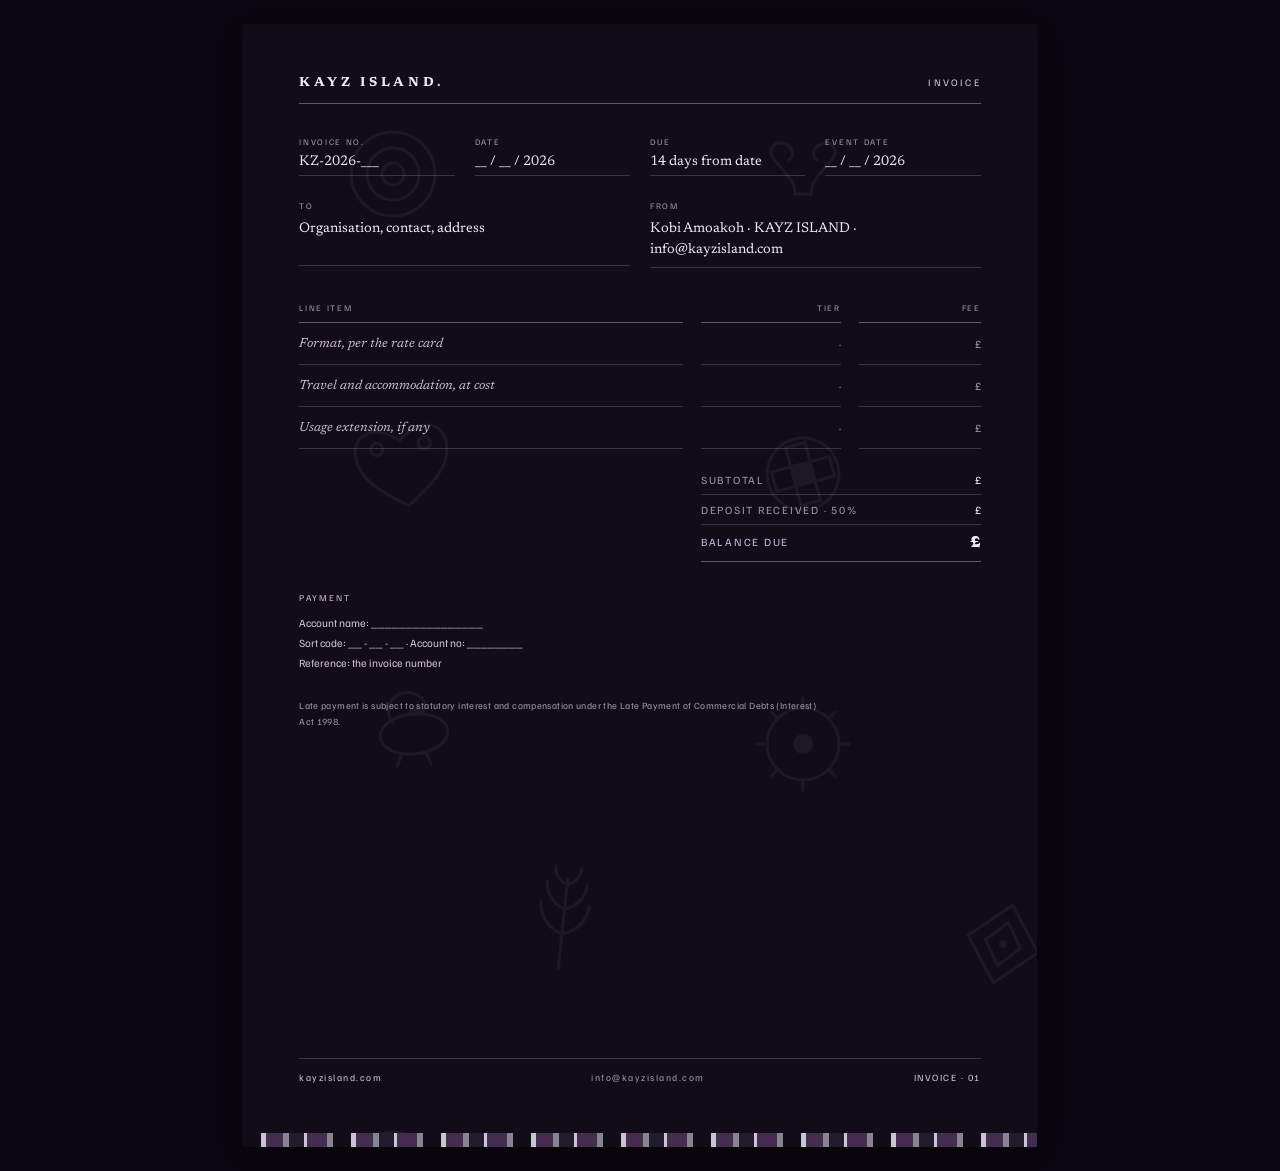
<file: invoice.html>
<!DOCTYPE html>
<html lang="en-GB">
<head>
<meta charset="utf-8">
<meta name="viewport" content="width=device-width, initial-scale=1">
<title>Invoice | KAYZ ISLAND</title>
<meta name="robots" content="noindex">
<link rel="icon" href="data:image/svg+xml,%3Csvg xmlns='http://www.w3.org/2000/svg' viewBox='0 0 100 100'%3E%3Crect width='100' height='100' fill='%23120B18'/%3E%3Ctext x='50' y='72' text-anchor='middle' font-family='Georgia,serif' font-weight='800' font-size='64' fill='%23EDE6F2'%3EK%3Ctspan fill='%23C7C7D2'%3E.%3C/tspan%3E%3C/text%3E%3C/svg%3E">
<link rel="stylesheet" href="assets/css/fonts.css">
<link rel="stylesheet" href="assets/css/colors.css">
<link rel="stylesheet" href="assets/css/typography.css">
<link rel="stylesheet" href="assets/css/spacing.css">
<link rel="stylesheet" href="assets/css/effects.css">
<link rel="stylesheet" href="assets/css/patterns.css">
<link rel="stylesheet" href="assets/css/base.css">
<link rel="stylesheet" href="assets/css/site.css">
<style>
  body{background:#0C0710}
  .page{position:relative;display:flex;flex-direction:column;width:210mm;min-height:297mm;margin:24px auto;background:#120B18;color:var(--kz-ink);font-family:var(--kz-font-serif);padding:52px 56px 64px;overflow:hidden;box-sizing:border-box;box-shadow:0 8px 40px rgba(0,0,0,0.5)}
  @media print{
    @page{size:A4;margin:0}
    body{background:#120B18}
    .page{margin:0;box-shadow:none;width:auto;min-height:100vh}
  }
</style>
</head>
<body>
  <section class="page">
    <div class="kz-doodles"></div>
    <div style="position:relative;display:flex;justify-content:space-between;align-items:baseline;padding-bottom:14px;border-bottom:1px solid var(--kz-hairline-strong)">
      <span style="font-weight:700;font-size:13px;letter-spacing:0.28em">KAYZ ISLAND<span class="kz-stop">.</span></span>
      <span style="font-family:var(--kz-font-grotesk);font-size:10px;letter-spacing:0.22em;color:var(--kz-silver)">INVOICE</span>
    </div>

    <div style="position:relative;display:grid;grid-template-columns:repeat(4,1fr);gap:20px;margin-top:32px;font-family:var(--kz-font-grotesk)">
      <div><div style="font-size:8.5px;letter-spacing:0.2em;color:var(--kz-dim);margin-bottom:8px">INVOICE NO.</div><div style="font-family:var(--kz-font-serif);font-size:14px;border-bottom:1px solid var(--kz-hairline);padding-bottom:6px">KZ-2026-___</div></div>
      <div><div style="font-size:8.5px;letter-spacing:0.2em;color:var(--kz-dim);margin-bottom:8px">DATE</div><div style="font-family:var(--kz-font-serif);font-size:14px;border-bottom:1px solid var(--kz-hairline);padding-bottom:6px">__ / __ / 2026</div></div>
      <div><div style="font-size:8.5px;letter-spacing:0.2em;color:var(--kz-dim);margin-bottom:8px">DUE</div><div style="font-family:var(--kz-font-serif);font-size:14px;border-bottom:1px solid var(--kz-hairline);padding-bottom:6px">14 days from date</div></div>
      <div><div style="font-size:8.5px;letter-spacing:0.2em;color:var(--kz-dim);margin-bottom:8px">EVENT DATE</div><div style="font-family:var(--kz-font-serif);font-size:14px;border-bottom:1px solid var(--kz-hairline);padding-bottom:6px">__ / __ / 2026</div></div>
    </div>
    <div style="position:relative;display:grid;grid-template-columns:1fr 1fr;gap:20px;margin-top:24px;font-family:var(--kz-font-grotesk)">
      <div><div style="font-size:8.5px;letter-spacing:0.2em;color:var(--kz-dim);margin-bottom:8px">TO</div><div style="font-family:var(--kz-font-serif);font-size:14px;line-height:1.5;border-bottom:1px solid var(--kz-hairline);padding-bottom:6px;min-height:40px">Organisation, contact, address</div></div>
      <div><div style="font-size:8.5px;letter-spacing:0.2em;color:var(--kz-dim);margin-bottom:8px">FROM</div><div style="font-family:var(--kz-font-serif);font-size:14px;line-height:1.5;border-bottom:1px solid var(--kz-hairline);padding-bottom:6px;min-height:40px">Kobi Amoakoh · KAYZ ISLAND · info@kayzisland.com</div></div>
    </div>

    <div style="position:relative;margin-top:34px;display:grid;grid-template-columns:2.2fr 0.8fr 0.7fr;gap:0 18px;font-family:var(--kz-font-grotesk)">
      <div style="padding-bottom:9px;border-bottom:1px solid var(--kz-hairline-strong);font-size:8.5px;letter-spacing:0.2em;color:var(--kz-dim)">LINE ITEM</div>
      <div style="padding-bottom:9px;border-bottom:1px solid var(--kz-hairline-strong);font-size:8.5px;letter-spacing:0.2em;color:var(--kz-dim);text-align:right">TIER</div>
      <div style="padding-bottom:9px;border-bottom:1px solid var(--kz-hairline-strong);font-size:8.5px;letter-spacing:0.2em;color:var(--kz-dim);text-align:right">FEE</div>
      <div style="padding:14px 0;border-bottom:1px solid var(--kz-hairline);font-family:var(--kz-font-serif);font-size:13px;color:var(--kz-ink-2);font-style:italic">Format, per the rate card</div>
      <div style="padding:14px 0;border-bottom:1px solid var(--kz-hairline);font-size:11px;text-align:right;color:var(--kz-dim)">·</div>
      <div style="padding:14px 0;border-bottom:1px solid var(--kz-hairline);font-size:11px;text-align:right;color:var(--kz-dim)">£</div>
      <div style="padding:14px 0;border-bottom:1px solid var(--kz-hairline);font-family:var(--kz-font-serif);font-size:13px;color:var(--kz-ink-2);font-style:italic">Travel and accommodation, at cost</div>
      <div style="padding:14px 0;border-bottom:1px solid var(--kz-hairline);font-size:11px;text-align:right;color:var(--kz-dim)">·</div>
      <div style="padding:14px 0;border-bottom:1px solid var(--kz-hairline);font-size:11px;text-align:right;color:var(--kz-dim)">£</div>
      <div style="padding:14px 0;border-bottom:1px solid var(--kz-hairline);font-family:var(--kz-font-serif);font-size:13px;color:var(--kz-ink-2);font-style:italic">Usage extension, if any</div>
      <div style="padding:14px 0;border-bottom:1px solid var(--kz-hairline);font-size:11px;text-align:right;color:var(--kz-dim)">·</div>
      <div style="padding:14px 0;border-bottom:1px solid var(--kz-hairline);font-size:11px;text-align:right;color:var(--kz-dim)">£</div>
    </div>
    <div style="position:relative;margin-top:16px;margin-left:auto;width:280px;font-family:var(--kz-font-grotesk);font-size:11px">
      <div style="display:flex;justify-content:space-between;padding:8px 0;border-bottom:1px solid var(--kz-hairline)"><span style="letter-spacing:0.16em;color:var(--kz-dim)">SUBTOTAL</span><span>£</span></div>
      <div style="display:flex;justify-content:space-between;padding:8px 0;border-bottom:1px solid var(--kz-hairline)"><span style="letter-spacing:0.16em;color:var(--kz-dim)">DEPOSIT RECEIVED · 50%</span><span>£</span></div>
      <div style="display:flex;justify-content:space-between;padding:10px 0;border-bottom:1px solid var(--kz-hairline-strong)"><span style="letter-spacing:0.16em;color:var(--kz-accent)">BALANCE DUE</span><span style="font-family:var(--kz-font-serif);font-weight:800;font-size:16px">£</span></div>
    </div>

    <div style="position:relative;margin-top:30px;max-width:420px">
      <div class="kz-kicker" style="font-size:9px;margin-bottom:10px;color:var(--kz-accent)">PAYMENT</div>
      <div style="font-family:var(--kz-font-grotesk);font-size:11px;line-height:1.8;color:var(--kz-ink-2)">
        Account name: ________________<br>Sort code: __ - __ - __ · Account no: ________<br>Reference: the invoice number
      </div>
    </div>

    <p style="position:relative;margin:26px 0 0;font-family:var(--kz-font-grotesk);font-size:9.5px;letter-spacing:0.04em;line-height:1.6;color:var(--kz-dim);max-width:520px">Late payment is subject to statutory interest and compensation under the Late Payment of Commercial Debts (Interest) Act 1998.</p>

    <div style="position:relative;margin-top:auto;display:flex;justify-content:space-between;align-items:baseline;padding-top:12px;border-top:1px solid var(--kz-hairline);font-family:var(--kz-font-grotesk);font-size:9.5px;letter-spacing:0.16em;color:var(--kz-silver)">
      <span>kayzisland.com</span>
      <span style="color:var(--kz-dim)">info@kayzisland.com</span>
      <span>INVOICE · 01</span>
    </div>
    <div class="kz-ticks"></div>
  </section>
</body>
</html>
</file>
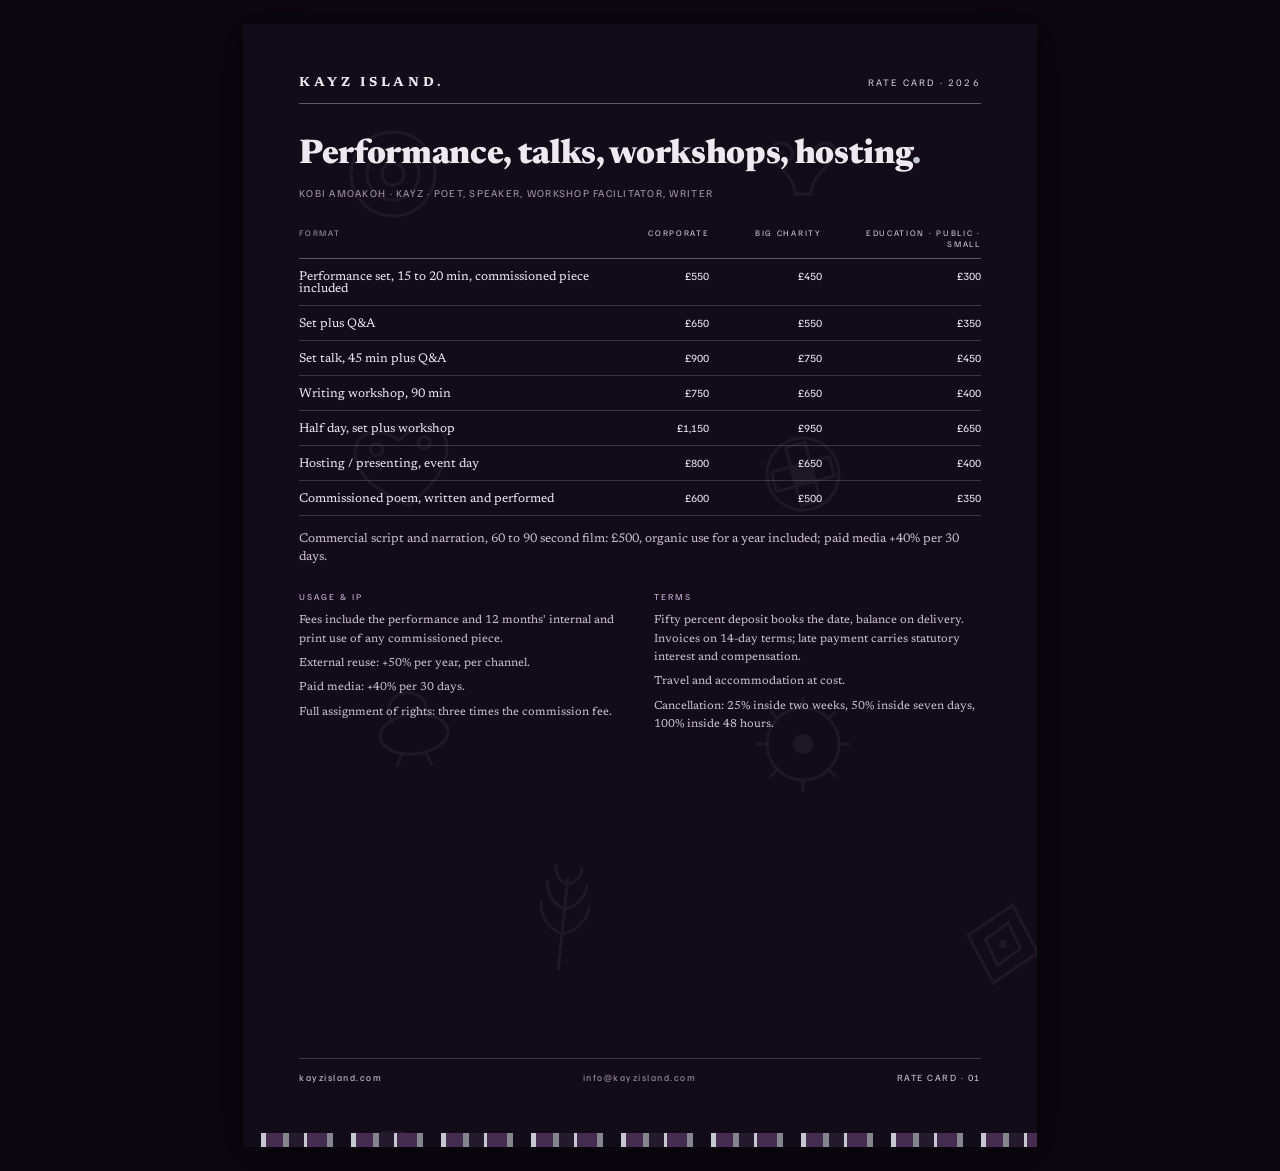
<file: rate-card.html>
<!DOCTYPE html>
<html lang="en-GB">
<head>
<meta charset="utf-8">
<meta name="viewport" content="width=device-width, initial-scale=1">
<title>Rate Card 2026 | KAYZ ISLAND</title>
<meta name="robots" content="noindex">
<link rel="icon" href="data:image/svg+xml,%3Csvg xmlns='http://www.w3.org/2000/svg' viewBox='0 0 100 100'%3E%3Crect width='100' height='100' fill='%23120B18'/%3E%3Ctext x='50' y='72' text-anchor='middle' font-family='Georgia,serif' font-weight='800' font-size='64' fill='%23EDE6F2'%3EK%3Ctspan fill='%23C7C7D2'%3E.%3C/tspan%3E%3C/text%3E%3C/svg%3E">
<link rel="stylesheet" href="assets/css/fonts.css">
<link rel="stylesheet" href="assets/css/colors.css">
<link rel="stylesheet" href="assets/css/typography.css">
<link rel="stylesheet" href="assets/css/spacing.css">
<link rel="stylesheet" href="assets/css/effects.css">
<link rel="stylesheet" href="assets/css/patterns.css">
<link rel="stylesheet" href="assets/css/base.css">
<link rel="stylesheet" href="assets/css/site.css">
<style>
  body{background:#0C0710}
  .page{position:relative;display:flex;flex-direction:column;width:210mm;min-height:297mm;margin:24px auto;background:#120B18;color:var(--kz-ink);font-family:var(--kz-font-serif);padding:52px 56px 64px;overflow:hidden;box-sizing:border-box;box-shadow:0 8px 40px rgba(0,0,0,0.5)}
  @media print{
    @page{size:A4;margin:0}
    body{background:#120B18}
    .page{margin:0;box-shadow:none;width:auto;min-height:100vh}
  }
</style>
</head>
<body>
  <section class="page">
    <div class="kz-doodles"></div>
    <div style="position:relative;display:flex;justify-content:space-between;align-items:baseline;padding-bottom:14px;border-bottom:1px solid var(--kz-hairline-strong)">
      <span style="font-weight:700;font-size:13px;letter-spacing:0.28em">KAYZ ISLAND<span class="kz-stop">.</span></span>
      <span style="font-family:var(--kz-font-grotesk);font-size:10px;letter-spacing:0.22em;color:var(--kz-silver)">RATE CARD · 2026</span>
    </div>

    <h1 style="position:relative;margin:34px 0 0;font-weight:800;font-size:34px;line-height:1.05;letter-spacing:-0.01em">Performance, talks, workshops, hosting<span class="kz-stop">.</span></h1>
    <p style="position:relative;margin:12px 0 0;font-family:var(--kz-font-grotesk);font-size:10.5px;letter-spacing:0.12em;color:var(--kz-dim)">KOBI AMOAKOH · KAYZ · POET, SPEAKER, WORKSHOP FACILITATOR, WRITER</p>

    <div style="position:relative;margin-top:28px;font-family:var(--kz-font-grotesk)">
      <div style="display:grid;grid-template-columns:1.9fr 0.6fr 0.6fr 0.9fr;gap:0 18px;align-items:baseline;border-bottom:1px solid var(--kz-hairline-strong);padding-bottom:9px">
        <div style="font-size:8.5px;letter-spacing:0.2em;color:var(--kz-dim)">FORMAT</div>
        <div style="font-size:8.5px;letter-spacing:0.2em;color:var(--kz-silver);text-align:right">CORPORATE</div>
        <div style="font-size:8.5px;letter-spacing:0.2em;color:var(--kz-silver);text-align:right">BIG CHARITY</div>
        <div style="font-size:8.5px;letter-spacing:0.2em;color:var(--kz-silver);text-align:right">EDUCATION · PUBLIC · SMALL</div>
      </div>
      <div style="display:grid;grid-template-columns:1.9fr 0.6fr 0.6fr 0.9fr;gap:0 18px;align-items:baseline;border-bottom:1px solid var(--kz-hairline);padding:10px 0">
        <div style="font-family:var(--kz-font-serif);font-size:12.5px">Performance set, 15 to 20 min, commissioned piece included</div>
        <div style="font-size:11px;text-align:right">£550</div>
        <div style="font-size:11px;text-align:right">£450</div>
        <div style="font-size:11px;text-align:right">£300</div>
      </div>
      <div style="display:grid;grid-template-columns:1.9fr 0.6fr 0.6fr 0.9fr;gap:0 18px;align-items:baseline;border-bottom:1px solid var(--kz-hairline);padding:10px 0">
        <div style="font-family:var(--kz-font-serif);font-size:12.5px">Set plus Q&amp;A</div>
        <div style="font-size:11px;text-align:right">£650</div>
        <div style="font-size:11px;text-align:right">£550</div>
        <div style="font-size:11px;text-align:right">£350</div>
      </div>
      <div style="display:grid;grid-template-columns:1.9fr 0.6fr 0.6fr 0.9fr;gap:0 18px;align-items:baseline;border-bottom:1px solid var(--kz-hairline);padding:10px 0">
        <div style="font-family:var(--kz-font-serif);font-size:12.5px">Set talk, 45 min plus Q&amp;A</div>
        <div style="font-size:11px;text-align:right">£900</div>
        <div style="font-size:11px;text-align:right">£750</div>
        <div style="font-size:11px;text-align:right">£450</div>
      </div>
      <div style="display:grid;grid-template-columns:1.9fr 0.6fr 0.6fr 0.9fr;gap:0 18px;align-items:baseline;border-bottom:1px solid var(--kz-hairline);padding:10px 0">
        <div style="font-family:var(--kz-font-serif);font-size:12.5px">Writing workshop, 90 min</div>
        <div style="font-size:11px;text-align:right">£750</div>
        <div style="font-size:11px;text-align:right">£650</div>
        <div style="font-size:11px;text-align:right">£400</div>
      </div>
      <div style="display:grid;grid-template-columns:1.9fr 0.6fr 0.6fr 0.9fr;gap:0 18px;align-items:baseline;border-bottom:1px solid var(--kz-hairline);padding:10px 0">
        <div style="font-family:var(--kz-font-serif);font-size:12.5px">Half day, set plus workshop</div>
        <div style="font-size:11px;text-align:right">£1,150</div>
        <div style="font-size:11px;text-align:right">£950</div>
        <div style="font-size:11px;text-align:right">£650</div>
      </div>
      <div style="display:grid;grid-template-columns:1.9fr 0.6fr 0.6fr 0.9fr;gap:0 18px;align-items:baseline;border-bottom:1px solid var(--kz-hairline);padding:10px 0">
        <div style="font-family:var(--kz-font-serif);font-size:12.5px">Hosting / presenting, event day</div>
        <div style="font-size:11px;text-align:right">£800</div>
        <div style="font-size:11px;text-align:right">£650</div>
        <div style="font-size:11px;text-align:right">£400</div>
      </div>
      <div style="display:grid;grid-template-columns:1.9fr 0.6fr 0.6fr 0.9fr;gap:0 18px;align-items:baseline;border-bottom:1px solid var(--kz-hairline);padding:10px 0">
        <div style="font-family:var(--kz-font-serif);font-size:12.5px">Commissioned poem, written and performed</div>
        <div style="font-size:11px;text-align:right">£600</div>
        <div style="font-size:11px;text-align:right">£500</div>
        <div style="font-size:11px;text-align:right">£350</div>
      </div>
    </div>

    <p style="position:relative;margin:14px 0 0;font-size:12.5px;line-height:1.5;color:var(--kz-ink-2)">Commercial script and narration, 60 to 90 second film: £500, organic use for a year included; paid media +40% per 30 days.</p>
    <div style="position:relative;display:grid;grid-template-columns:1fr 1fr;gap:28px;margin-top:24px">
      <div>
        <div class="kz-kicker" style="font-size:9px;margin-bottom:10px;color:var(--kz-accent)">USAGE &amp; IP</div>
        <div style="font-size:11.5px;line-height:1.6;color:var(--kz-ink-2);display:flex;flex-direction:column;gap:6px">
          <p style="margin:0">Fees include the performance and 12 months' internal and print use of any commissioned piece.</p>
          <p style="margin:0">External reuse: +50% per year, per channel.</p>
          <p style="margin:0">Paid media: +40% per 30 days.</p>
          <p style="margin:0">Full assignment of rights: three times the commission fee.</p>
        </div>
      </div>
      <div>
        <div class="kz-kicker" style="font-size:9px;margin-bottom:10px;color:var(--kz-accent)">TERMS</div>
        <div style="font-size:11.5px;line-height:1.6;color:var(--kz-ink-2);display:flex;flex-direction:column;gap:6px">
          <p style="margin:0">Fifty percent deposit books the date, balance on delivery. Invoices on 14-day terms; late payment carries statutory interest and compensation.</p>
          <p style="margin:0">Travel and accommodation at cost.</p>
          <p style="margin:0">Cancellation: 25% inside two weeks, 50% inside seven days, 100% inside 48 hours.</p>
        </div>
      </div>
    </div>

    <div style="position:relative;margin-top:auto;display:flex;justify-content:space-between;align-items:baseline;padding-top:12px;border-top:1px solid var(--kz-hairline);font-family:var(--kz-font-grotesk);font-size:9.5px;letter-spacing:0.16em;color:var(--kz-silver)">
      <span>kayzisland.com</span>
      <span style="color:var(--kz-dim)">info@kayzisland.com</span>
      <span>RATE CARD · 01</span>
    </div>
    <div class="kz-ticks"></div>
  </section>
</body>
</html>
</file>
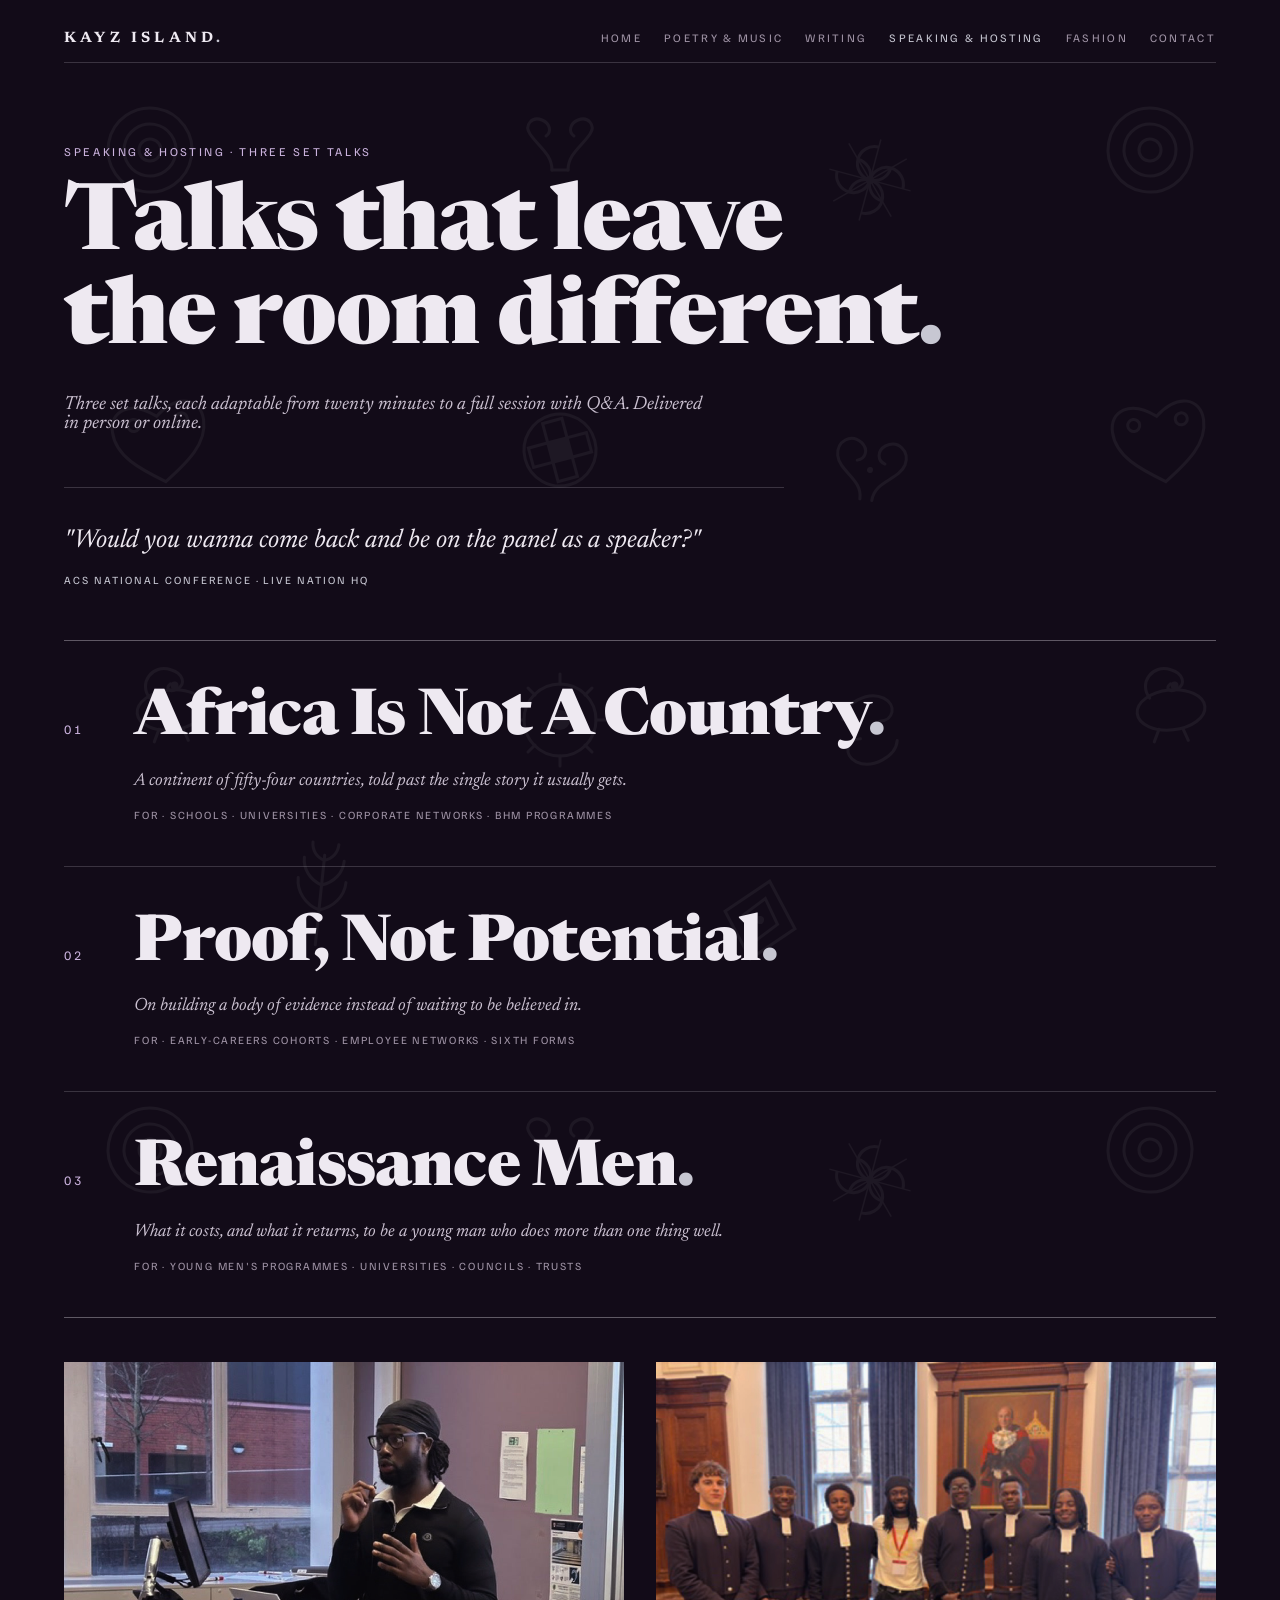
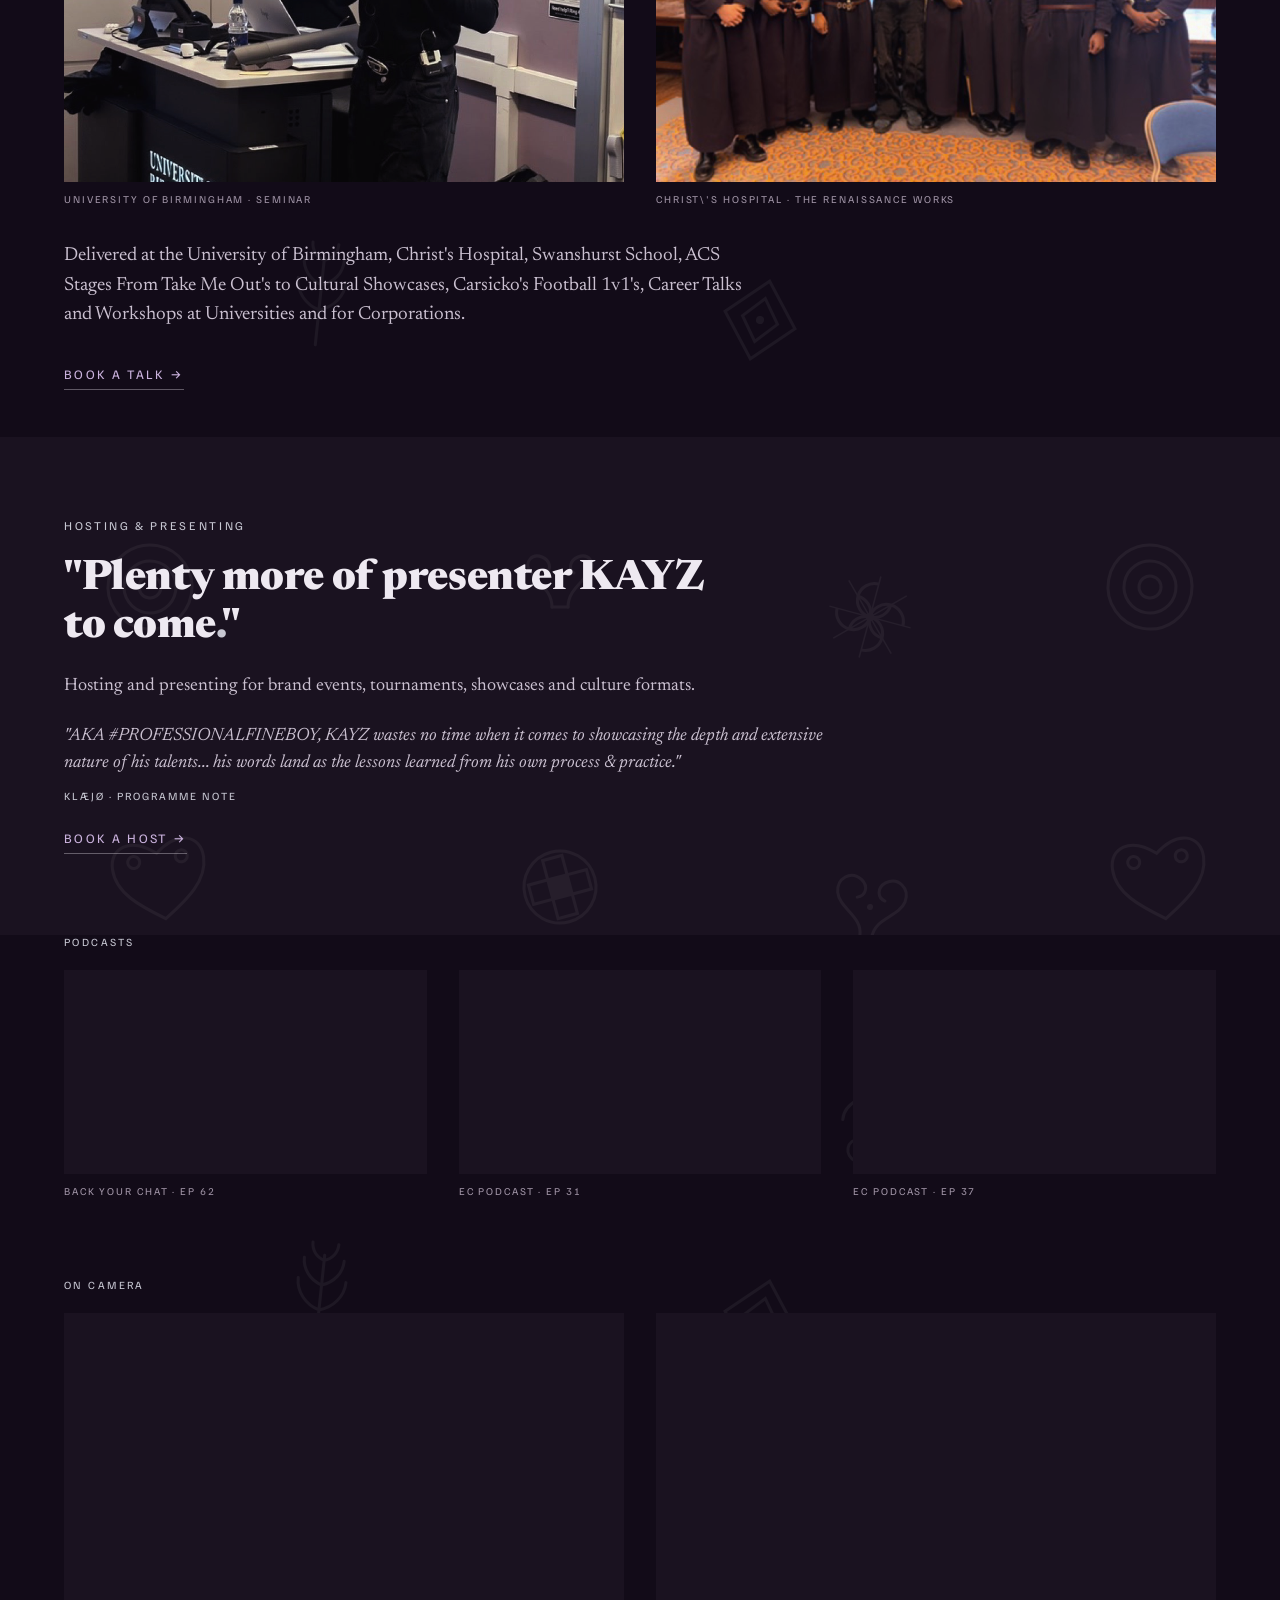
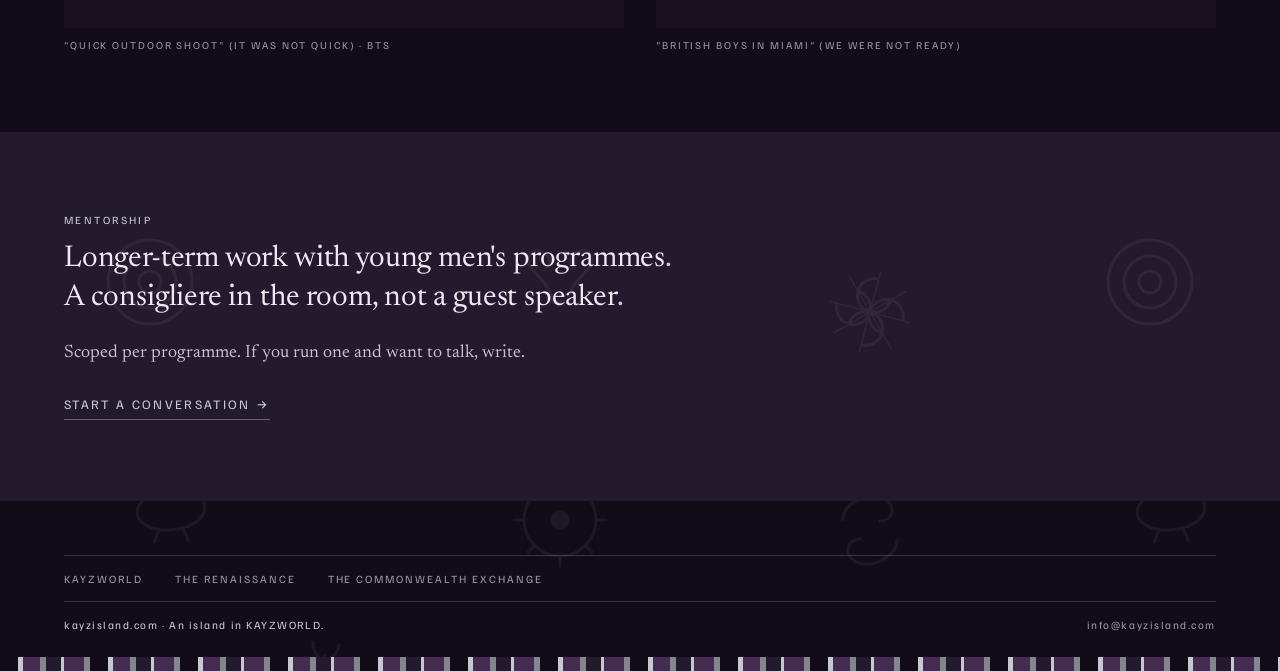
<file: speaking.html>
<!DOCTYPE html>
<html lang="en-GB">
<head>
<meta charset="utf-8">
<meta name="viewport" content="width=device-width, initial-scale=1">
<title>Speaking &amp; Hosting · Three Set Talks | KAYZ ISLAND</title>
<meta name="description" content="Three set talks, each adaptable from twenty minutes to a full session with Q&amp;A. Hosting and presenting for brand events, tournaments, showcases and culture formats.">
<meta property="og:title" content="SPEAKING &amp; HOSTING · KAYZ ISLAND">
<meta property="og:description" content="Talks that leave the room different. Three set talks, hosting and presenting, delivered in person or online.">
<meta property="og:type" content="website">
<meta property="og:url" content="https://kayzisland.com/speaking.html">
<meta name="twitter:card" content="summary_large_image">
<link rel="icon" href="data:image/svg+xml,%3Csvg xmlns='http://www.w3.org/2000/svg' viewBox='0 0 100 100'%3E%3Crect width='100' height='100' fill='%23120B18'/%3E%3Ctext x='50' y='72' text-anchor='middle' font-family='Georgia,serif' font-weight='800' font-size='64' fill='%23EDE6F2'%3EK%3Ctspan fill='%23C7C7D2'%3E.%3C/tspan%3E%3C/text%3E%3C/svg%3E">
<link rel="stylesheet" href="assets/css/fonts.css">
<link rel="stylesheet" href="assets/css/colors.css">
<link rel="stylesheet" href="assets/css/typography.css">
<link rel="stylesheet" href="assets/css/spacing.css">
<link rel="stylesheet" href="assets/css/effects.css">
<link rel="stylesheet" href="assets/css/patterns.css">
<link rel="stylesheet" href="assets/css/base.css">
<link rel="stylesheet" href="assets/css/site.css">
</head>
<body>
<div style="position:relative;min-height:100vh;background:var(--kz-field-deep);color:var(--kz-ink);font-family:var(--kz-font-serif);display:flex;flex-direction:column;overflow:hidden">
  <div class="kz-doodles"></div>

  <header style="position:relative;z-index:3;padding:clamp(18px,3vw,30px) clamp(20px,5vw,72px) 0">
    <div style="display:flex;justify-content:space-between;align-items:baseline;flex-wrap:wrap;gap:10px 28px;padding-bottom:16px;border-bottom:1px solid var(--kz-hairline)">
      <a href="index.html" style="font-family:var(--kz-font-serif);font-weight:700;font-size:15px;letter-spacing:0.28em;color:var(--kz-ink)">KAYZ ISLAND<span class="kz-stop">.</span></a>
      <nav class="site-nav">
        <a class="nav-link" href="index.html">HOME</a>
        <a class="nav-link" href="poetry.html">POETRY &amp; MUSIC</a>
        <a class="nav-link" href="writing.html">WRITING</a>
        <a class="nav-link active" href="speaking.html">SPEAKING &amp; HOSTING</a>
        <a class="nav-link" href="fashion.html">FASHION</a>
        <a class="nav-link" href="contact.html">CONTACT</a>
      </nav>
    </div>
  </header>

  <section style="position:relative;padding:clamp(56px,9vh,110px) clamp(20px,5vw,72px) clamp(40px,6vh,70px)">
    <div class="kz-kicker" style="font-size:12px;margin-bottom:22px;color:var(--kz-accent)">SPEAKING &amp; HOSTING · THREE SET TALKS</div>
    <h1 style="margin:0;max-width:900px;font-family:var(--kz-font-serif);font-weight:800;font-size:clamp(40px,7.5vw,92px);line-height:1.02;letter-spacing:-0.015em">Talks that leave the room different<span class="kz-stop">.</span></h1>
    <p class="kz-standfirst" style="font-size:clamp(16px,2.2vw,19px);max-width:640px;margin:26px 0 0">Three set talks, each adaptable from twenty minutes to a full session with Q&amp;A. Delivered in person or online.</p>
    <div style="max-width:720px;margin-top:clamp(36px,6vh,56px);padding-top:clamp(24px,4vh,36px);border-top:1px solid var(--kz-hairline)">
      <p style="margin:0;font-family:var(--kz-font-serif);font-style:italic;font-size:clamp(19px,3vw,26px);line-height:1.35;text-wrap:pretty">"Would you wanna come back and be on the panel as a speaker?"</p>
      <div style="font-family:var(--kz-font-grotesk);font-size:11px;letter-spacing:0.18em;color:var(--kz-silver);margin-top:14px">ACS NATIONAL CONFERENCE · LIVE NATION HQ</div>
    </div>
  </section>

  <section style="position:relative;padding:0 clamp(20px,5vw,72px) clamp(40px,6vh,70px)">
    <div style="padding:clamp(32px,5vh,52px) 0;border-top:1px solid var(--kz-hairline-strong)">
      <div style="display:grid;grid-template-columns:auto 1fr;gap:clamp(18px,4vw,56px);align-items:baseline">
        <div style="font-family:var(--kz-font-grotesk);font-size:13px;letter-spacing:0.2em;color:var(--kz-accent)">01</div>
        <div>
          <h2 style="margin:0;font-family:var(--kz-font-serif);font-weight:800;font-size:clamp(30px,5.5vw,64px);line-height:1.06;letter-spacing:-0.012em">Africa Is Not A Country<span class="kz-stop">.</span></h2>
          <p class="kz-standfirst" style="font-size:clamp(15px,2vw,18px);max-width:600px;margin:18px 0 0">A continent of fifty-four countries, told past the single story it usually gets.</p>
          <p style="font-family:var(--kz-font-grotesk);font-size:11px;letter-spacing:0.16em;color:var(--kz-dim);margin:18px 0 0">FOR · SCHOOLS · UNIVERSITIES · CORPORATE NETWORKS · BHM PROGRAMMES</p>
        </div>
      </div>
    </div>
    <div style="padding:clamp(32px,5vh,52px) 0;border-top:1px solid var(--kz-hairline)">
      <div style="display:grid;grid-template-columns:auto 1fr;gap:clamp(18px,4vw,56px);align-items:baseline">
        <div style="font-family:var(--kz-font-grotesk);font-size:13px;letter-spacing:0.2em;color:var(--kz-accent)">02</div>
        <div>
          <h2 style="margin:0;font-family:var(--kz-font-serif);font-weight:800;font-size:clamp(30px,5.5vw,64px);line-height:1.06;letter-spacing:-0.012em">Proof, Not Potential<span class="kz-stop">.</span></h2>
          <p class="kz-standfirst" style="font-size:clamp(15px,2vw,18px);max-width:600px;margin:18px 0 0">On building a body of evidence instead of waiting to be believed in.</p>
          <p style="font-family:var(--kz-font-grotesk);font-size:11px;letter-spacing:0.16em;color:var(--kz-dim);margin:18px 0 0">FOR · EARLY-CAREERS COHORTS · EMPLOYEE NETWORKS · SIXTH FORMS</p>
        </div>
      </div>
    </div>
    <div style="padding:clamp(32px,5vh,52px) 0;border-top:1px solid var(--kz-hairline);border-bottom:1px solid var(--kz-hairline-strong)">
      <div style="display:grid;grid-template-columns:auto 1fr;gap:clamp(18px,4vw,56px);align-items:baseline">
        <div style="font-family:var(--kz-font-grotesk);font-size:13px;letter-spacing:0.2em;color:var(--kz-accent)">03</div>
        <div>
          <h2 style="margin:0;font-family:var(--kz-font-serif);font-weight:800;font-size:clamp(30px,5.5vw,64px);line-height:1.06;letter-spacing:-0.012em">Renaissance Men<span class="kz-stop">.</span></h2>
          <p class="kz-standfirst" style="font-size:clamp(15px,2vw,18px);max-width:600px;margin:18px 0 0">What it costs, and what it returns, to be a young man who does more than one thing well.</p>
          <p style="font-family:var(--kz-font-grotesk);font-size:11px;letter-spacing:0.16em;color:var(--kz-dim);margin:18px 0 0">FOR · YOUNG MEN'S PROGRAMMES · UNIVERSITIES · COUNCILS · TRUSTS</p>
        </div>
      </div>
    </div>
    <div style="display:grid;grid-template-columns:repeat(auto-fit,minmax(min(100%,300px),1fr));gap:clamp(18px,3vw,32px);margin-top:clamp(30px,5vh,44px)">
      <div>
        <div class="kz-grade" style="height:min(70vw,420px)"><img src="media/speaking-uni-seminar.jpg" alt="KAYZ delivering a seminar at a University of Birmingham lectern" loading="lazy" style="width:100%;height:100%;object-fit:cover;object-position:50% 40%"></div>
        <div style="font-family:var(--kz-font-grotesk);font-size:10.5px;letter-spacing:0.18em;color:var(--kz-dim);margin-top:10px">UNIVERSITY OF BIRMINGHAM · SEMINAR</div>
      </div>
      <div>
        <div class="kz-grade" style="height:min(70vw,420px)"><img src="media/speaking-christs-hospital.jpg" alt="KAYZ with Christ\'s Hospital students after a bro lunch talk" loading="lazy" style="width:100%;height:100%;object-fit:cover;object-position:50% 25%"></div>
        <div style="font-family:var(--kz-font-grotesk);font-size:10.5px;letter-spacing:0.18em;color:var(--kz-dim);margin-top:10px">CHRIST\'S HOSPITAL · THE RENAISSANCE WORKS</div>
      </div>
    </div>
    <p style="max-width:680px;font-family:var(--kz-font-serif);font-size:clamp(16px,2.2vw,19px);line-height:1.55;color:var(--kz-ink-2);margin:clamp(26px,4vh,38px) 0 0">Delivered at the University of Birmingham, Christ's Hospital, Swanshurst School, ACS Stages From Take Me Out's to Cultural Showcases, Carsicko's Football 1v1's, Career Talks and Workshops at Universities and for Corporations.</p>
    <div style="max-width:320px;margin-top:clamp(26px,4vh,38px)">
    </div>
    <div style="margin-top:clamp(26px,4vh,38px)">
      <a class="cta" href="contact.html">BOOK A TALK →</a>
    </div>
  </section>

  <section style="position:relative;background:var(--kz-field);padding:clamp(56px,9vh,110px) clamp(20px,5vw,72px)">
    <div class="kz-doodles"></div>
    <div style="position:relative;max-width:760px">
      <div>
        <div class="kz-kicker" style="font-size:12px;margin-bottom:22px">HOSTING &amp; PRESENTING</div>
        <p style="margin:0;font-family:var(--kz-font-serif);font-weight:800;font-size:clamp(26px,4.4vw,42px);line-height:1.15;letter-spacing:-0.01em;text-wrap:pretty">"Plenty more of presenter KAYZ to come<span class="kz-stop">.</span>"</p>
        <p style="font-size:clamp(15px,2vw,18px);line-height:1.55;color:var(--kz-ink-2);margin:22px 0 0">Hosting and presenting for brand events, tournaments, showcases and culture formats.</p>
        <p style="margin:22px 0 0;font-family:var(--kz-font-serif);font-style:italic;font-size:clamp(15px,2vw,18px);line-height:1.5;color:var(--kz-ink-2)">"AKA #PROFESSIONALFINEBOY, KAYZ wastes no time when it comes to showcasing the depth and extensive nature of his talents... his words land as the lessons learned from his own process &amp; practice<span class="kz-stop">.</span>"</p>
        <div style="font-family:var(--kz-font-grotesk);font-size:11px;letter-spacing:0.18em;color:var(--kz-silver);margin-top:12px">KLÆJØ · PROGRAMME NOTE</div>
        <a class="cta" href="contact.html" style="display:inline-block;margin-top:28px">BOOK A HOST →</a>
      </div>
    </div>
  </section>



  <section style="position:relative;padding:0 clamp(20px,5vw,72px) clamp(56px,9vh,110px)">
    <div class="kz-kicker" style="font-size:11px;margin-bottom:22px">PODCASTS</div>
    <div style="display:grid;grid-template-columns:repeat(auto-fit,minmax(min(100%,300px),1fr));gap:clamp(24px,3.5vw,36px) clamp(18px,3vw,32px)">
      <div>
        <div style="position:relative;aspect-ratio:16/9;background:var(--kz-field)"><iframe loading="lazy" src="https://www.youtube.com/embed/YiGEXSaYYek" title="Back Your Chat, episode 62" frameborder="0" allow="accelerometer; clipboard-write; encrypted-media; gyroscope; picture-in-picture" allowfullscreen style="position:absolute;inset:0;width:100%;height:100%"></iframe></div>
        <div style="font-family:var(--kz-font-grotesk);font-size:10.5px;letter-spacing:0.18em;color:var(--kz-dim);margin-top:10px">BACK YOUR CHAT · EP 62</div>
      </div>
      <div>
        <div style="position:relative;aspect-ratio:16/9;background:var(--kz-field)"><iframe loading="lazy" src="https://www.youtube.com/embed/S5vr3c9d2R4" title="EC Podcast, episode 31" frameborder="0" allow="accelerometer; clipboard-write; encrypted-media; gyroscope; picture-in-picture" allowfullscreen style="position:absolute;inset:0;width:100%;height:100%"></iframe></div>
        <div style="font-family:var(--kz-font-grotesk);font-size:10.5px;letter-spacing:0.18em;color:var(--kz-dim);margin-top:10px">EC PODCAST · EP 31</div>
      </div>
      <div>
        <div style="position:relative;aspect-ratio:16/9;background:var(--kz-field)"><iframe loading="lazy" src="https://www.youtube.com/embed/of41ke-RSLo" title="EC Podcast, episode 37" frameborder="0" allow="accelerometer; clipboard-write; encrypted-media; gyroscope; picture-in-picture" allowfullscreen style="position:absolute;inset:0;width:100%;height:100%"></iframe></div>
        <div style="font-family:var(--kz-font-grotesk);font-size:10.5px;letter-spacing:0.18em;color:var(--kz-dim);margin-top:10px">EC PODCAST · EP 37</div>
      </div>
    </div>
  </section>

  <section style="position:relative;padding:0 clamp(20px,5vw,72px) clamp(56px,9vh,110px)">
    <div class="kz-kicker" style="font-size:11px;margin-bottom:22px">ON CAMERA</div>
    <div style="display:grid;grid-template-columns:repeat(auto-fit,minmax(min(100%,300px),1fr));gap:clamp(24px,3.5vw,36px) clamp(18px,3vw,32px)">
      <div>
        <div style="position:relative;aspect-ratio:16/9;background:var(--kz-field)"><iframe loading="lazy" src="https://www.youtube.com/embed/FmuFstSCSDI" title="Quick Outdoor Shoot, BTS vlog" frameborder="0" allow="accelerometer; clipboard-write; encrypted-media; gyroscope; picture-in-picture" allowfullscreen style="position:absolute;inset:0;width:100%;height:100%"></iframe></div>
        <div style="font-family:var(--kz-font-grotesk);font-size:10.5px;letter-spacing:0.18em;color:var(--kz-dim);margin-top:10px">"QUICK OUTDOOR SHOOT" (IT WAS NOT QUICK) · BTS</div>
      </div>
      <div>
        <div style="position:relative;aspect-ratio:16/9;background:var(--kz-field)"><iframe loading="lazy" src="https://www.youtube.com/embed/q4R6BP4mdvU" title="British Boys In Miami, spring break vlog" frameborder="0" allow="accelerometer; clipboard-write; encrypted-media; gyroscope; picture-in-picture" allowfullscreen style="position:absolute;inset:0;width:100%;height:100%"></iframe></div>
        <div style="font-family:var(--kz-font-grotesk);font-size:10.5px;letter-spacing:0.18em;color:var(--kz-dim);margin-top:10px">"BRITISH BOYS IN MIAMI" (WE WERE NOT READY)</div>
      </div>
    </div>
  </section>

  <section style="position:relative;background:var(--kz-field-cover);padding:clamp(56px,9vh,110px) clamp(20px,5vw,72px)">
    <div class="kz-doodles"></div>
    <div style="position:relative;max-width:620px">
      <div class="kz-kicker" style="font-size:11px;margin-bottom:14px">MENTORSHIP</div>
      <p style="margin:0;font-family:var(--kz-font-serif);font-size:clamp(20px,3.2vw,30px);line-height:1.3;letter-spacing:-0.006em;text-wrap:pretty">Longer-term work with young men's programmes<span class="kz-stop">.</span> A consigliere in the room, not a guest speaker<span class="kz-stop">.</span></p>
      <p style="font-size:clamp(15px,2vw,18px);line-height:1.55;color:var(--kz-ink-2);margin:22px 0 0">Scoped per programme. If you run one and want to talk, write.</p>
      <a href="contact.html" style="display:inline-block;margin-top:28px;font-family:var(--kz-font-grotesk);font-size:13px;letter-spacing:0.18em;color:var(--kz-silver);border-bottom:1px solid var(--kz-hairline-strong);padding-bottom:7px">START A CONVERSATION →</a>
    </div>
  </section>

  <footer style="margin-top:auto;padding:clamp(40px,6vh,64px) clamp(20px,5vw,72px) 40px">
    <div style="display:flex;flex-wrap:wrap;gap:10px 32px;padding-top:16px;border-top:1px solid var(--kz-hairline);font-family:var(--kz-font-grotesk);font-size:11px;letter-spacing:0.18em;margin-bottom:16px">
      <a class="foot-link" href="https://kayzworld.substack.com">KAYZWORLD</a>
      <a class="foot-link" href="https://renaissancehouse.org.uk">THE RENAISSANCE</a>
      <a class="foot-link" href="https://commonwealthexchange.org">THE COMMONWEALTH EXCHANGE</a>
    </div>
    <div style="display:flex;justify-content:space-between;align-items:baseline;flex-wrap:wrap;gap:8px 20px;padding-top:16px;border-top:1px solid var(--kz-hairline);font-family:var(--kz-font-grotesk);font-size:11px;letter-spacing:0.14em;color:var(--kz-silver)">
      <span>kayzisland.com · An island in KAYZWORLD<span class="kz-stop">.</span></span>
      <span style="color:var(--kz-dim)"><a class="foot-link" href="mailto:info@kayzisland.com">info@kayzisland.com</a></span>
    </div>
  </footer>
  <div class="kz-ticks"></div>
</div>
</body>
</html>
</file>
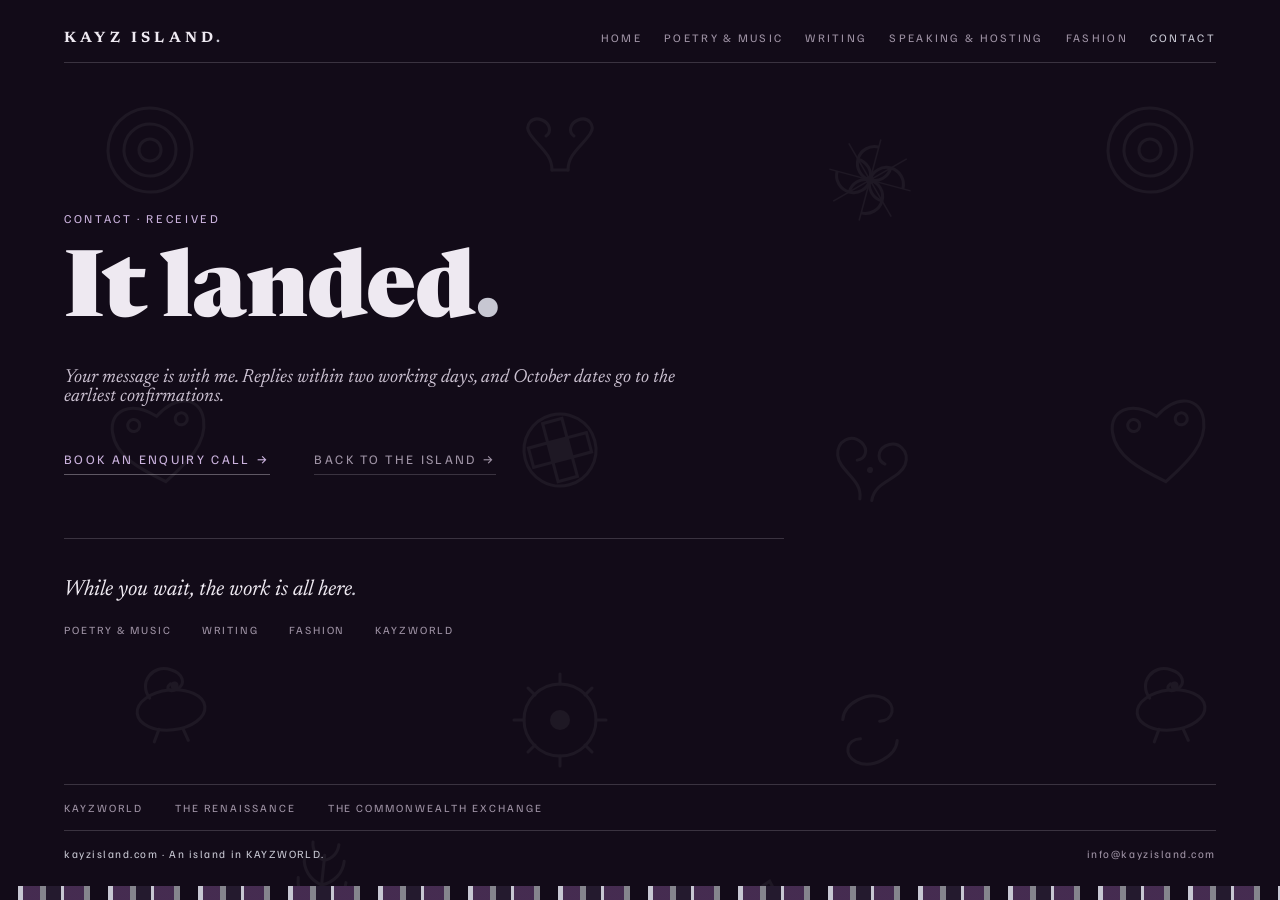
<file: thanks.html>
<!DOCTYPE html>
<html lang="en-GB">
<head>
<meta charset="utf-8">
<meta name="viewport" content="width=device-width, initial-scale=1">
<title>Message received | KAYZ ISLAND</title>
<meta name="description" content="Your enquiry has landed. Replies within two working days.">
<meta name="robots" content="noindex">
<meta property="og:title" content="MESSAGE RECEIVED · KAYZ ISLAND">
<meta property="og:description" content="Your enquiry has landed. Replies within two working days.">
<meta property="og:type" content="website">
<meta property="og:url" content="https://kayzisland.com/thanks.html">
<link rel="icon" href="data:image/svg+xml,%3Csvg xmlns='http://www.w3.org/2000/svg' viewBox='0 0 100 100'%3E%3Crect width='100' height='100' fill='%23120B18'/%3E%3Ctext x='50' y='72' text-anchor='middle' font-family='Georgia,serif' font-weight='800' font-size='64' fill='%23EDE6F2'%3EK%3Ctspan fill='%23C7C7D2'%3E.%3C/tspan%3E%3C/text%3E%3C/svg%3E">
<link rel="stylesheet" href="assets/css/fonts.css">
<link rel="stylesheet" href="assets/css/colors.css">
<link rel="stylesheet" href="assets/css/typography.css">
<link rel="stylesheet" href="assets/css/spacing.css">
<link rel="stylesheet" href="assets/css/effects.css">
<link rel="stylesheet" href="assets/css/patterns.css">
<link rel="stylesheet" href="assets/css/base.css">
<link rel="stylesheet" href="assets/css/site.css">
</head>
<body>
<div style="position:relative;min-height:100vh;background:var(--kz-field-deep);color:var(--kz-ink);font-family:var(--kz-font-serif);display:flex;flex-direction:column;overflow:hidden">
  <div class="kz-doodles"></div>

  <header style="position:relative;z-index:3;padding:clamp(18px,3vw,30px) clamp(20px,5vw,72px) 0">
    <div style="display:flex;justify-content:space-between;align-items:baseline;flex-wrap:wrap;gap:10px 28px;padding-bottom:16px;border-bottom:1px solid var(--kz-hairline)">
      <a href="index.html" style="font-family:var(--kz-font-serif);font-weight:700;font-size:15px;letter-spacing:0.28em;color:var(--kz-ink)">KAYZ ISLAND<span class="kz-stop">.</span></a>
      <nav class="site-nav">
        <a class="nav-link" href="index.html">HOME</a>
        <a class="nav-link" href="poetry.html">POETRY &amp; MUSIC</a>
        <a class="nav-link" href="writing.html">WRITING</a>
        <a class="nav-link" href="speaking.html">SPEAKING &amp; HOSTING</a>
        <a class="nav-link" href="fashion.html">FASHION</a>
        <a class="nav-link active" href="contact.html">CONTACT</a>
      </nav>
    </div>
  </header>

  <section style="position:relative;padding:clamp(64px,12vh,140px) clamp(20px,5vw,72px) clamp(40px,6vh,70px);flex:1;display:flex;flex-direction:column;justify-content:center">
    <div class="kz-kicker" style="font-size:12px;margin-bottom:22px;color:var(--kz-accent)">CONTACT · RECEIVED</div>
    <h1 style="margin:0;max-width:900px;font-family:var(--kz-font-serif);font-weight:800;font-size:clamp(40px,7.5vw,92px);line-height:1.02;letter-spacing:-0.015em">It landed<span class="kz-stop">.</span></h1>
    <p class="kz-standfirst" style="font-size:clamp(16px,2.2vw,19px);max-width:640px;margin:26px 0 0">Your message is with me. Replies within two working days, and October dates go to the earliest confirmations.</p>

    <div style="display:flex;flex-wrap:wrap;gap:14px 44px;margin-top:clamp(34px,5vh,48px)">
      <a class="cta" href="https://calendly.com/kayzisland-info/30min">BOOK AN ENQUIRY CALL →</a>
      <a class="cta-dim" href="index.html">BACK TO THE ISLAND →</a>
    </div>

    <div style="max-width:720px;margin-top:clamp(40px,7vh,64px);padding-top:clamp(24px,4vh,36px);border-top:1px solid var(--kz-hairline)">
      <p style="margin:0;font-family:var(--kz-font-serif);font-style:italic;font-size:clamp(17px,2.6vw,22px);line-height:1.4">While you wait, the work is all here<span class="kz-stop">.</span></p>
      <div style="display:flex;flex-wrap:wrap;gap:10px 30px;margin-top:18px;font-family:var(--kz-font-grotesk);font-size:11px;letter-spacing:0.18em">
        <a class="foot-link" href="poetry.html">POETRY &amp; MUSIC</a>
        <a class="foot-link" href="writing.html">WRITING</a>
        <a class="foot-link" href="fashion.html">FASHION</a>
        <a class="foot-link" href="https://kayzworld.substack.com">KAYZWORLD</a>
      </div>
    </div>
  </section>

  <footer style="margin-top:auto;padding:clamp(40px,6vh,64px) clamp(20px,5vw,72px) 40px">
    <div style="display:flex;flex-wrap:wrap;gap:10px 32px;padding-top:16px;border-top:1px solid var(--kz-hairline);font-family:var(--kz-font-grotesk);font-size:11px;letter-spacing:0.18em;margin-bottom:16px">
      <a class="foot-link" href="https://kayzworld.substack.com">KAYZWORLD</a>
      <a class="foot-link" href="https://renaissancehouse.org.uk">THE RENAISSANCE</a>
      <a class="foot-link" href="https://commonwealthexchange.org">THE COMMONWEALTH EXCHANGE</a>
    </div>
    <div style="display:flex;justify-content:space-between;align-items:baseline;flex-wrap:wrap;gap:8px 20px;padding-top:16px;border-top:1px solid var(--kz-hairline);font-family:var(--kz-font-grotesk);font-size:11px;letter-spacing:0.14em;color:var(--kz-silver)">
      <span>kayzisland.com · An island in KAYZWORLD<span class="kz-stop">.</span></span>
      <span style="color:var(--kz-dim)"><a class="foot-link" href="mailto:info@kayzisland.com">info@kayzisland.com</a></span>
    </div>
  </footer>
  <div class="kz-ticks"></div>
</div>
</body>
</html>
</file>
<file: assets/css/fonts.css>
/* Kayz Island — webfonts, as the shipped finals render.
   Newsreader speaks (masthead, excerpts, standfirsts, titles at 800);
   Familjen Grotesk files (kickers, folios, running-head data). Google Fonts
   stand in for the Substack masthead serif — nearest match. */
@import url('https://fonts.googleapis.com/css2?family=Newsreader:ital,opsz,wght@0,6..72,200..800;1,6..72,200..800&family=Familjen+Grotesk:wght@400..700&display=swap');
</file>
<file: assets/css/colors.css>
/* Kayz Island — colour. The manuscript's ink and thread. OKLCH throughout.
   LAW: purple is ink only. The thread accent is SILVER. Thread is NEVER running text,
   never a field. One richer cover moment per artefact is the ceiling. */
:root{
  /* field layer — dark grounds. #251131 is the Substack purple, verbatim. */
  --kz-field: #251131;        /* page ground; reads black at thumb speed */
  --kz-field-cover: #2e1540;   /* cover + closer only */
  --kz-field-deep: #1a0b24;    /* panels and scrims over photographs */

  /* ink layer — on field */
  --kz-ink: oklch(0.94 0.012 315);           /* speaking text */
  --kz-ink-2: oklch(0.82 0.025 315);         /* standfirsts, secondary voice */
  --kz-dim: oklch(0.68 0.03 315);            /* folios, running-head data, marginalia */
  --kz-hairline: oklch(0.94 0.012 315 / 0.18);
  --kz-hairline-strong: oklch(0.94 0.012 315 / 0.35);

  /* silver — THE accent (#c0c0c0, the Substack accent, verbatim), layered by job
     as gold is at The Renaissance. Silver carries ALL furniture: running-head data,
     kickers, folios, turn-lines, ticks. */
  --kz-silver: #c0c0c0;        /* bright silver — fills, ticks, accent on dark */
  --kz-silver-deep: #85858d;   /* working silver — rules, dim ticks. NEVER text on paper */
  --kz-silver-ink: #5d5d66;     /* silver as readable text on paper */
  --kz-thread: var(--kz-silver);             /* legacy alias — do not use in new work */

  /* paper layer — light artefacts (print, light-platform surfaces) */
  --kz-paper: oklch(0.965 0.008 315);
  --kz-paper-ink: oklch(0.24 0.03 315);
  --kz-paper-dim: oklch(0.47 0.028 315);
  --kz-paper-thread: var(--kz-silver-ink);   /* legacy alias */
  --kz-paper-hairline: oklch(0.24 0.03 315 / 0.2);

  /* semantic aliases */
  --surface-page: var(--kz-field);
  --surface-cover: var(--kz-field-cover);
  --surface-panel: var(--kz-field-deep);
  --text-body: var(--kz-ink);
  --text-standfirst: var(--kz-ink-2);
  --text-meta: var(--kz-dim);
  --accent-thread: var(--kz-silver);
}
</file>
<file: assets/css/typography.css>
/* Kayz Island — type. One family argues, one family files.
   Newsreader speaks (excerpts 400, titles 800, real italics); Familjen Grotesk
   files. Scale authored at 1080px social canvas. */
:root{
  --kz-font-serif: 'Newsreader', Georgia, serif;         /* speaks */
  --kz-font-grotesk: 'Familjen Grotesk', sans-serif;     /* files; never speaks */
  --kz-font-mono: var(--kz-font-grotesk);                /* alias — same functional layer */

  /* masthead + title */
  --kz-type-masthead: 48px;        --kz-ls-masthead: 0.3em;
  --kz-type-masthead-run: 26px;    --kz-ls-run: 0.24em;
  --kz-type-title: 126px;
  --kz-type-terminal: 176px;       /* the scalpel word: "Die full." */

  /* excerpts (Newsreader 400, italic Newsreader for emphasis, text-wrap pretty) */
  --kz-type-excerpt-xl: 100px;     /* ≤ 6 words */
  --kz-type-excerpt-l: 88px;       /* ≤ 10 words */
  --kz-type-excerpt-m: 76px;       /* ≤ 14 words */
  --kz-type-excerpt-s: 58px;       /* ≤ 26 words */
  --kz-type-excerpt-panel: 44px;   /* inside a photo side-panel */

  /* voice furniture */
  --kz-type-standfirst: 35px;      /* Newsreader italic */
  --kz-type-footnote: 42px;        /* italic secondary, ink-2 */

  /* functional layer (Spline Sans Mono) */
  --kz-type-kicker: 23px;          --kz-ls-kicker: 0.22em;
  --kz-type-folio: 20px;           --kz-ls-folio: 0.14em;
  --kz-type-data: 21px;            --kz-ls-data: 0.2em;
}
</file>
<file: assets/css/spacing.css>
/* Kayz Island — the page geometry (1080-wide canvas). */
:root{
  --kz-margin-x: 84px;      /* page side margins */
  --kz-margin-y: 76px;      /* page top/bottom margins */
  --kz-kicker-drop: 130px;  /* running head → excerpt drop on a typeset spread */
  --kz-stack: 36px;         /* heading → excerpt */
  --kz-plate-h: 560px;      /* inset plate height on a 1350 page */
  --kz-ticks-h: 14px;       /* the kente strip along the bottom edge */
}
</file>
<file: assets/css/effects.css>
/* Kayz Island — finish. The house grade lands any film-toned frame on-system. */
:root{
  --kz-grade-filter: saturate(0.84) contrast(0.97); /* @kind other */
  --kz-grade-wash: oklch(0.34 0.07 315);   /* soft-light @ 60% */
  --kz-grade-lift: oklch(0.2 0.035 315);   /* lighten @ 16% — plum shadow lift */
  --kz-grain-opacity: 0.16; /* @kind other */
  --kz-scrim-top: linear-gradient(oklch(0.13 0.025 315 / 0.7), transparent); /* @kind color */
  --kz-scrim-bottom: linear-gradient(transparent, oklch(0.13 0.025 315 / 0.86) 36%, oklch(0.13 0.025 315 / 0.97)); /* @kind color */
}
</file>
<file: assets/css/patterns.css>
/* Kayz Island — the page anatomy as shared classes.
   These are the same rules the React primitives render with.
   The page furniture of the finals: hairline under the running head, hairline above
   the folio. NO dash/rule stubs before kickers or captions — those are dead.
   Two decorative devices: the kente strip (.kz-ticks) — a woven purple/silver
   band along the bottom edge, in the house palette only — and the faint Adinkra
   doodle field (.kz-doodles) on plum text pages: Adinkrahene, Dwennimmen (ram's
   horns), Ananse Ntontan (spider's web), Akoma (heart), Dame Dame (checkers),
   Gye Nyame, Sankofa (bird), Fawohodie (wheel), Aya (fern), Nyame Dua (tree),
   and a nested diamond (Eban). */
.kz-page{position:relative;box-sizing:border-box;background:var(--kz-field);color:var(--kz-ink);font-family:var(--kz-font-serif);display:flex;flex-direction:column;padding:var(--kz-margin-y) var(--kz-margin-x);overflow:hidden}
.kz-page--cover{background:var(--kz-field-cover)}

.kz-runhead{display:flex;justify-content:space-between;align-items:baseline;padding-bottom:22px;border-bottom:1px solid var(--kz-hairline)}
.kz-runhead-mast{font-family:var(--kz-font-serif);font-weight:700;font-size:var(--kz-type-masthead-run);letter-spacing:var(--kz-ls-run)}
.kz-runhead-data{font-family:var(--kz-font-mono);font-size:var(--kz-type-data);letter-spacing:var(--kz-ls-data);color:var(--kz-silver)}

.kz-kicker{font-family:var(--kz-font-mono);font-size:var(--kz-type-kicker);letter-spacing:var(--kz-ls-kicker);color:var(--kz-silver)}

.kz-excerpt{font-family:var(--kz-font-serif);font-weight:400;line-height:1.16;letter-spacing:-0.012em;text-wrap:pretty}
.kz-excerpt em,.kz-excerpt i{font-style:italic}
.kz-excerpt--xl{font-size:var(--kz-type-excerpt-xl);line-height:1.1}
.kz-excerpt--l{font-size:var(--kz-type-excerpt-l);line-height:1.14}
.kz-excerpt--m{font-size:var(--kz-type-excerpt-m);line-height:1.18}
.kz-excerpt--s{font-size:var(--kz-type-excerpt-s);line-height:1.3;letter-spacing:-0.008em}
.kz-excerpt--panel{font-size:var(--kz-type-excerpt-panel);line-height:1.34;letter-spacing:-0.005em}

.kz-standfirst{font-family:var(--kz-font-serif);font-style:italic;font-weight:400;font-size:var(--kz-type-standfirst);color:var(--kz-ink-2);text-wrap:pretty}
.kz-footnote{font-family:var(--kz-font-serif);font-style:italic;font-size:var(--kz-type-footnote);line-height:1.3;color:var(--kz-ink-2);text-wrap:pretty}

.kz-folio{display:flex;justify-content:space-between;align-items:baseline;padding-top:22px;border-top:1px solid var(--kz-hairline);font-family:var(--kz-font-mono);font-size:var(--kz-type-folio);letter-spacing:var(--kz-ls-folio);color:var(--kz-silver)}

.kz-turnline{font-family:var(--kz-font-mono);font-size:23px;letter-spacing:0.1em;color:var(--kz-silver)}

/* the house's smallest accent: every full stop in display type (titles, excerpts,
   terminal words, standfirsts, CTAs) is silver. Wrap it: <span class="kz-stop">.</span> */
.kz-stop{color:var(--kz-silver)}

/* the kente strip — a woven purple/silver band along the bottom edge of every
   finished page, quoting the cloth without leaving the house palette (field,
   field-cover, field-deep, silver, silver-deep only — never a third hue). */
.kz-ticks{position:absolute;left:0;right:0;bottom:0;height:14px;pointer-events:none;background:repeating-linear-gradient(90deg,var(--kz-field-deep) 0 18px,var(--kz-silver) 18px 23px,var(--kz-grade-wash) 23px 40px,var(--kz-silver-deep) 40px 46px,var(--kz-field-cover) 46px 61px,var(--kz-silver) 61px 64px,var(--kz-grade-wash) 64px 84px,var(--kz-silver-deep) 84px 90px)}

/* the Adinkra doodle field — the essential eleven, drawn faithfully: Adinkrahene,
   Dwennimmen, Ananse Ntontan (the spider's web — Kwaku Ananse, wisdom), Akoma,
   Dame Dame, Gye Nyame, Sankofa, Fawohodie, Aya, Nyame Dua, and a nested diamond
   (Eban). Faint (7%), silver only, on plum text pages. Do not add symbols; do
   not raise the opacity. */
.kz-doodles{position:absolute;inset:0;pointer-events:none;opacity:0.07;background-size:1000px 1000px;background-image:url(data:image/svg+xml;utf8,%3Csvg%20xmlns%3D%27http%3A%2F%2Fwww.w3.org%2F2000%2Fsvg%27%20width%3D%271000%27%20height%3D%271000%27%20fill%3D%27none%27%20stroke%3D%27silver%27%20stroke-width%3D%273%27%3E%3Cg%20transform%3D%27translate%28150%2C150%29%20rotate%2810%29%27%3E%3Ccircle%20r%3D%2742%27%2F%3E%3Ccircle%20r%3D%2726%27%2F%3E%3Ccircle%20r%3D%2711%27%2F%3E%3C%2Fg%3E%3Cg%20transform%3D%27translate%28560%2C150%29%27%20stroke-linecap%3D%27round%27%3E%3Cpath%20d%3D%27M-8%2C20%20C-8%2C4%20-22%2C-4%20-30%2C-16%20C-36%2C-25%20-28%2C-34%20-18%2C-30%20C-10%2C-27%20-8%2C-18%20-14%2C-14%27%2F%3E%3Cpath%20d%3D%27M8%2C20%20C8%2C4%2022%2C-4%2030%2C-16%20C36%2C-25%2028%2C-34%2018%2C-30%20C10%2C-27%208%2C-18%2014%2C-14%27%2F%3E%3Cpath%20d%3D%27M-8%2C20%20H8%27%2F%3E%3C%2Fg%3E%3Cg%20transform%3D%27translate%28870%2C180%29%20rotate%2815%29%27%3E%3Cpath%20d%3D%27M0%2C-34%20A17%2C17%200%201%200%2017%2C-17%20M0%2C34%20A17%2C17%200%201%200%20-17%2C17%20M-34%2C0%20A17%2C17%200%201%200%20-17%2C-17%20M34%2C0%20A17%2C17%200%201%200%2017%2C17%27%2F%3E%3Cpath%20d%3D%27M0%2C-42%20V42%20M-42%2C0%20H42%20M-30%2C-30%20L30%2C30%20M-30%2C30%20L30%2C-30%27%20stroke-width%3D%271.5%27%2F%3E%3Ccircle%20r%3D%274%27%20fill%3D%27silver%27%20stroke%3D%27none%27%2F%3E%3C%2Fg%3E%3Cg%20transform%3D%27translate%28160%2C440%29%20rotate%28-8%29%27%3E%3Cpath%20d%3D%27M0%2C42%20C-24%2C26%20-46%2C10%20-46%2C-14%20C-46%2C-36%20-24%2C-44%200%2C-24%20C24%2C-44%2046%2C-36%2046%2C-14%20C46%2C10%2024%2C26%200%2C42%20Z%27%2F%3E%3Ccircle%20cx%3D%27-24%27%20cy%3D%27-18%27%20r%3D%276%27%2F%3E%3Ccircle%20cx%3D%2724%27%20cy%3D%27-18%27%20r%3D%276%27%2F%3E%3C%2Fg%3E%3Cg%20transform%3D%27translate%28560%2C450%29%20rotate%28-15%29%27%3E%3Ccircle%20r%3D%2736%27%2F%3E%3Crect%20x%3D%27-10%27%20y%3D%27-10%27%20width%3D%2720%27%20height%3D%2720%27%20fill%3D%27silver%27%20stroke%3D%27none%27%2F%3E%3Crect%20x%3D%27-30%27%20y%3D%27-10%27%20width%3D%2720%27%20height%3D%2720%27%2F%3E%3Crect%20x%3D%2710%27%20y%3D%27-10%27%20width%3D%2720%27%20height%3D%2720%27%2F%3E%3Crect%20x%3D%27-10%27%20y%3D%27-30%27%20width%3D%2720%27%20height%3D%2720%27%2F%3E%3Crect%20x%3D%27-10%27%20y%3D%2710%27%20width%3D%2720%27%20height%3D%2720%27%2F%3E%3C%2Fg%3E%3Cg%20transform%3D%27translate%28870%2C470%29%20rotate%288%29%27%20stroke-linecap%3D%27round%27%3E%3Cpath%20d%3D%27M-6%2C30%20C-6%2C10%20-30%2C6%20-34%2C-10%20C-37%2C-24%20-24%2C-34%20-12%2C-26%20C-4%2C-20%20-6%2C-10%20-14%2C-8%27%2F%3E%3Cpath%20d%3D%27M6%2C30%20C6%2C10%2030%2C6%2034%2C-10%20C37%2C-24%2024%2C-34%2012%2C-26%20C4%2C-20%206%2C-10%2014%2C-8%27%2F%3E%3Ccircle%20r%3D%273%27%20fill%3D%27silver%27%20stroke%3D%27none%27%2F%3E%3C%2Fg%3E%3Cg%20transform%3D%27translate%28170%2C700%29%20rotate%28-6%29%27%20stroke-linecap%3D%27round%27%3E%3Cellipse%20cx%3D%270%27%20cy%3D%2710%27%20rx%3D%2734%27%20ry%3D%2720%27%2F%3E%3Cpath%20d%3D%27M-20%2C-4%20C-30%2C-20%20-14%2C-38%204%2C-30%20C16%2C-25%2018%2C-14%208%2C-10%20C0%2C-7%20-4%2C-12%202%2C-16%27%2F%3E%3Ccircle%20cx%3D%276%27%20cy%3D%27-14%27%20r%3D%274%27%20fill%3D%27silver%27%20stroke%3D%27none%27%2F%3E%3Cpath%20d%3D%27M-14%2C28%20L-20%2C40%20M10%2C30%20L14%2C42%27%2F%3E%3C%2Fg%3E%3Cg%20transform%3D%27translate%28560%2C720%29%27%20stroke-linecap%3D%27round%27%3E%3Ccircle%20r%3D%2736%27%2F%3E%3Ccircle%20r%3D%2710%27%20fill%3D%27silver%27%20stroke%3D%27none%27%2F%3E%3Cpath%20d%3D%27M0%2C-36%20V-46%20M0%2C36%20V46%20M-36%2C0%20H-46%20M36%2C0%20H46%20M-25%2C-25%20L-32%2C-32%20M25%2C-25%20L32%2C-32%20M-25%2C25%20L-32%2C32%20M25%2C25%20L32%2C32%27%2F%3E%3C%2Fg%3E%3Cg%20transform%3D%27translate%28870%2C730%29%20rotate%28-10%29%27%20stroke-linecap%3D%27round%27%3E%3Cpath%20d%3D%27M-25%2C-15%20C-21%2C-31%205%2C-39%2019%2C-29%20C31%2C-20%2025%2C-5%2011%2C-7%27%2F%3E%3Cpath%20d%3D%27M25%2C15%20C21%2C31%20-5%2C39%20-19%2C29%20C-31%2C20%20-25%2C5%20-11%2C7%27%2F%3E%3C%2Fg%3E%3Cg%20transform%3D%27translate%28320%2C900%29%20rotate%286%29%27%20stroke-linecap%3D%27round%27%3E%3Cpath%20d%3D%27M0%2C45%20V-45%20M0%2C-15%20C-12%2C-19%20-20%2C-29%20-20%2C-41%20M0%2C-15%20C12%2C-19%2020%2C-29%2020%2C-41%20M0%2C10%20C-14%2C6%20-24%2C-6%20-24%2C-20%20M0%2C10%20C14%2C6%2024%2C-6%2024%2C-20%20M0%2C-40%20C-8%2C-42%20-13%2C-49%20-13%2C-57%20M0%2C-40%20C8%2C-42%2013%2C-49%2013%2C-57%27%2F%3E%3C%2Fg%3E%3Cg%20transform%3D%27translate%28760%2C920%29%20rotate%2814%29%27%3E%3Cpath%20d%3D%27M0%2C-40%20L36%2C0%20L0%2C40%20L-36%2C0%20Z%27%2F%3E%3Cpath%20d%3D%27M0%2C-22%20L18%2C0%20L0%2C22%20L-18%2C0%20Z%27%2F%3E%3Ccircle%20r%3D%274%27%20fill%3D%27silver%27%20stroke%3D%27none%27%2F%3E%3C%2Fg%3E%3C%2Fsvg%3E)}

/* the house grade — wrap any photograph */
.kz-grade{position:relative;filter:var(--kz-grade-filter)}
.kz-grade::before{content:"";position:absolute;inset:0;pointer-events:none;background:var(--kz-grade-lift);opacity:0.16;mix-blend-mode:lighten;z-index:1}
.kz-grade::after{content:"";position:absolute;inset:0;pointer-events:none;background:var(--kz-grade-wash);mix-blend-mode:soft-light;opacity:0.6;z-index:1}
.kz-grade>img{display:block;width:100%;height:100%;object-fit:cover}

/* film grain — absolute overlay child of a positioned page */
.kz-grain{position:absolute;inset:0;pointer-events:none;mix-blend-mode:overlay;opacity:var(--kz-grain-opacity);background-image:url(data:image/svg+xml;utf8,%3Csvg%20xmlns=%22http://www.w3.org/2000/svg%22%20width=%22240%22%20height=%22240%22%3E%3Cfilter%20id=%22n%22%3E%3CfeTurbulence%20type=%22fractalNoise%22%20baseFrequency=%220.55%22%20numOctaves=%223%22/%3E%3C/filter%3E%3Crect%20width=%22240%22%20height=%22240%22%20filter=%22url(%23n)%22/%3E%3C/svg%3E)}

/* paper mode — flip a surface to the light layer */
.kz-paper-mode{background:var(--kz-paper);color:var(--kz-paper-ink)}
.kz-paper-mode .kz-runhead-data,.kz-paper-mode .kz-kicker,.kz-paper-mode .kz-folio{color:var(--kz-paper-dim)}
.kz-paper-mode .kz-runhead{border-bottom-color:var(--kz-paper-hairline)}
.kz-paper-mode .kz-folio{border-top-color:var(--kz-paper-hairline)}
.kz-paper-mode .kz-turnline,.kz-paper-mode .kz-runhead-data,.kz-paper-mode .kz-kicker,.kz-paper-mode .kz-folio{color:var(--kz-silver-ink)}
.kz-paper-mode .kz-standfirst,.kz-paper-mode .kz-footnote{color:var(--kz-paper-ink)}
</file>
<file: assets/css/base.css>
/* Kayz Island — base resets. */
body{margin:0;background:var(--kz-field);color:var(--kz-ink);font-family:var(--kz-font-serif);font-optical-sizing:auto}
a{color:var(--kz-thread);text-decoration:underline;text-underline-offset:0.14em}
a:hover{color:oklch(0.86 0.06 305)}
::selection{background:oklch(0.74 0.08 305 / 0.35)}
</file>
<file: assets/css/site.css>
/* Kayz Island site overrides — the KAYZWORLD dark rebase + statics */
:root{
  --kz-field:#1A1220; --kz-field-cover:#241A2E; --kz-field-deep:#120B18;
  --kz-silver:#C7C7D2; --kz-accent:#CBB3DE;
}
body{margin:0;background:var(--kz-field-deep);color:var(--kz-ink);font-family:var(--kz-font-serif)}
h1,h2,h3{text-wrap:balance}
a{color:var(--kz-ink);text-decoration:none}
a,button{transition:color .18s cubic-bezier(0.25,1,0.5,1),border-color .18s cubic-bezier(0.25,1,0.5,1)}
a:hover{color:var(--kz-silver)}
:focus-visible{outline:2px solid var(--kz-accent);outline-offset:3px}
.nav-link,.foot-link{padding:8px 0;margin:-8px 0}
@media (prefers-reduced-motion: no-preference){html{scroll-behavior:smooth}}
@media (prefers-reduced-motion: reduce){a,button{transition:none}}
::selection{background:var(--kz-silver);color:#120B18}
.nav-link{color:var(--kz-dim)} .nav-link:hover{color:var(--kz-silver)}
.nav-link.active{color:var(--kz-silver)}
.cta{font-family:var(--kz-font-grotesk);font-size:13px;letter-spacing:0.18em;color:var(--kz-accent);border-bottom:1px solid var(--kz-hairline-strong);padding-bottom:7px}
.cta:hover{color:var(--kz-ink);border-bottom-color:var(--kz-accent)}
.cta-dim{font-family:var(--kz-font-grotesk);font-size:13px;letter-spacing:0.18em;color:var(--kz-dim);border-bottom:1px solid var(--kz-hairline);padding-bottom:7px}
.cta-dim:hover{color:var(--kz-silver);border-bottom-color:var(--kz-hairline-strong)}
.foot-link{color:var(--kz-dim)} .foot-link:hover{color:var(--kz-silver)}
.hl-row{scrollbar-width:none} .hl-row::-webkit-scrollbar{display:none}
.hero-video{position:absolute;inset:0;width:100%;height:100%;object-fit:cover}
@media (prefers-reduced-motion: reduce){.hero-video{display:none}}
.kz-placeholder{display:flex;flex-direction:column;justify-content:center;align-items:center;gap:10px;background:var(--kz-field);border:1px dashed var(--kz-hairline-strong);color:var(--kz-dim);font-family:var(--kz-font-grotesk);font-size:10.5px;letter-spacing:0.2em;text-align:center;padding:20px}
.kz-stanza{border-top:1px solid var(--kz-hairline-strong);padding-top:22px}
.kz-stanza .kz-kicker{font-size:10.5px;margin-bottom:14px}
.kz-stanza p{margin:0;font-family:var(--kz-font-serif);font-style:italic;line-height:1.42;text-wrap:pretty}
.kz-stanza .cta-dim{display:inline-block;margin-top:18px}

/* mobile-first nav */
.site-nav{display:flex;flex-wrap:wrap;gap:8px 22px;font-family:var(--kz-font-grotesk);font-size:11.5px;letter-spacing:0.2em}
@media (max-width:720px){
  .site-nav{flex-wrap:nowrap;overflow-x:auto;gap:0 20px;width:100%;padding-bottom:6px;scrollbar-width:none;-webkit-overflow-scrolling:touch;font-size:11px;letter-spacing:0.16em}
  .site-nav::-webkit-scrollbar{display:none}
  .site-nav a{white-space:nowrap;flex:0 0 auto}
}
</file>
